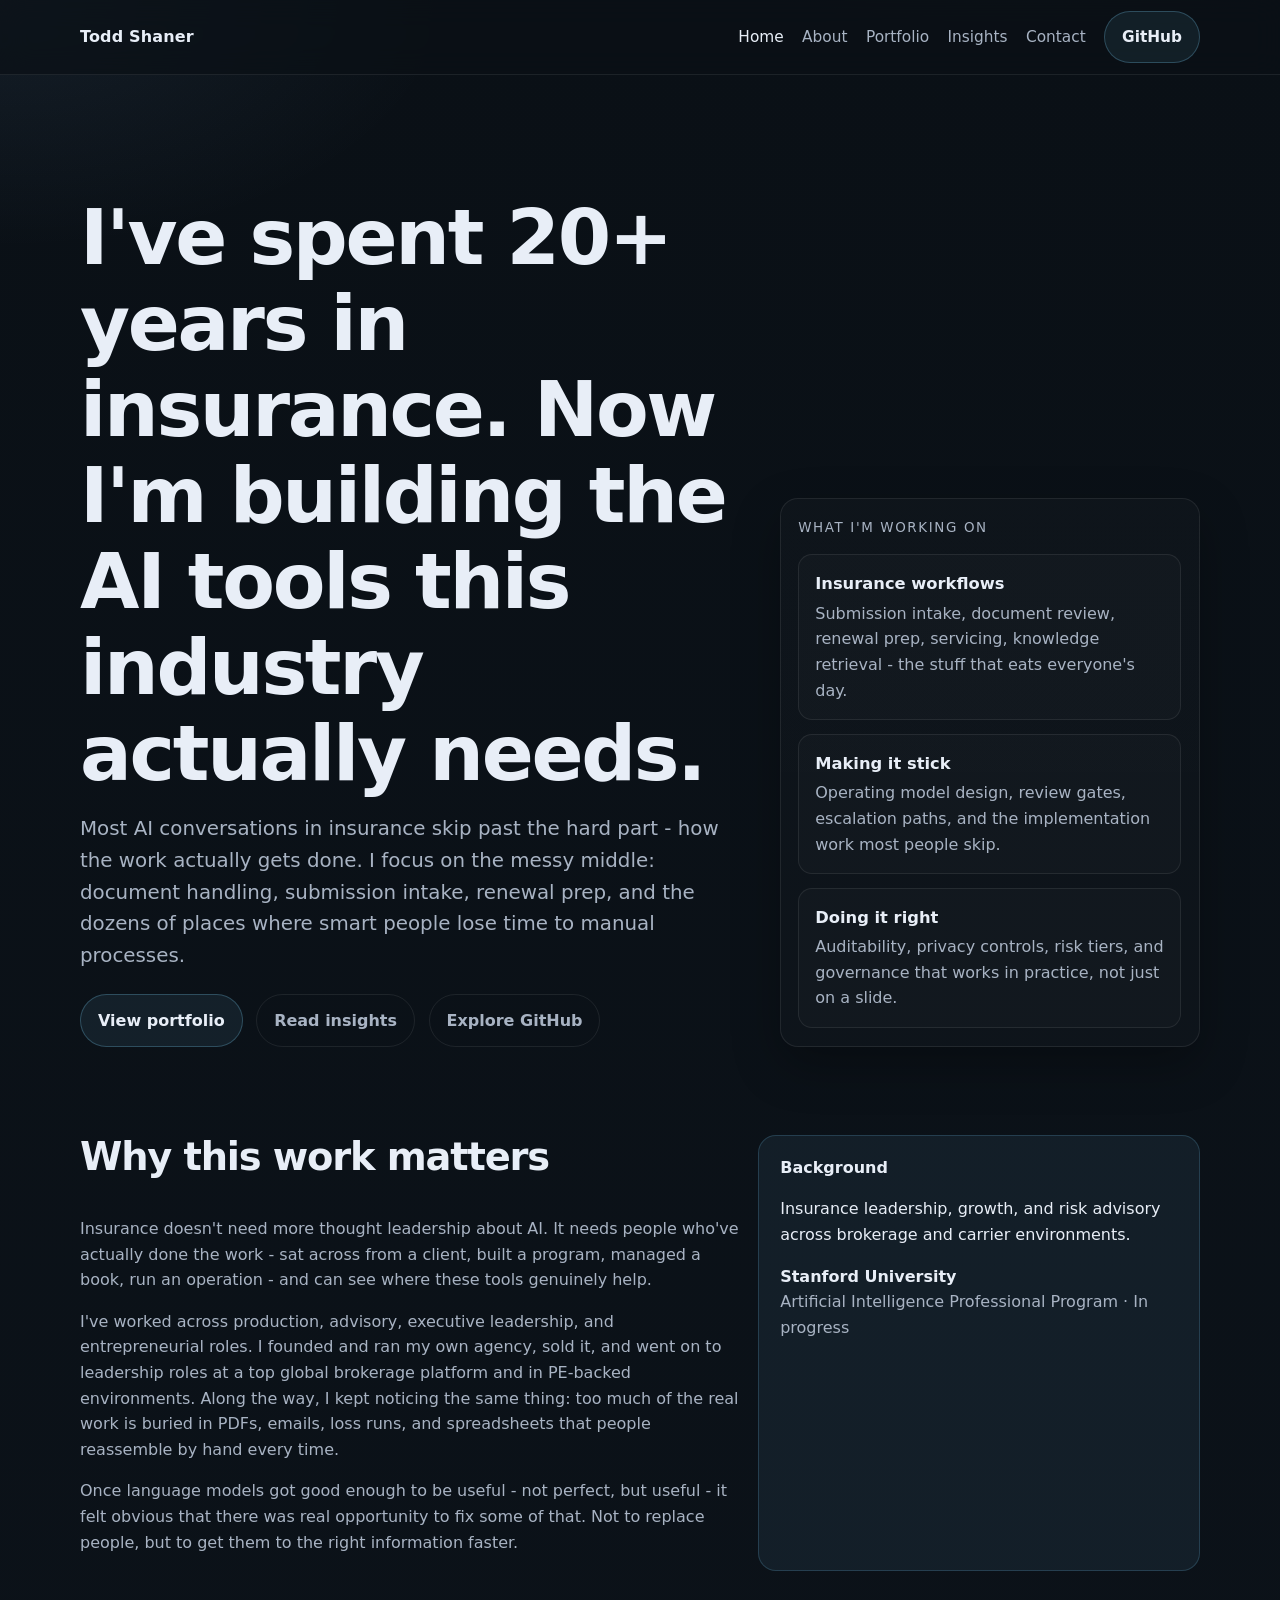
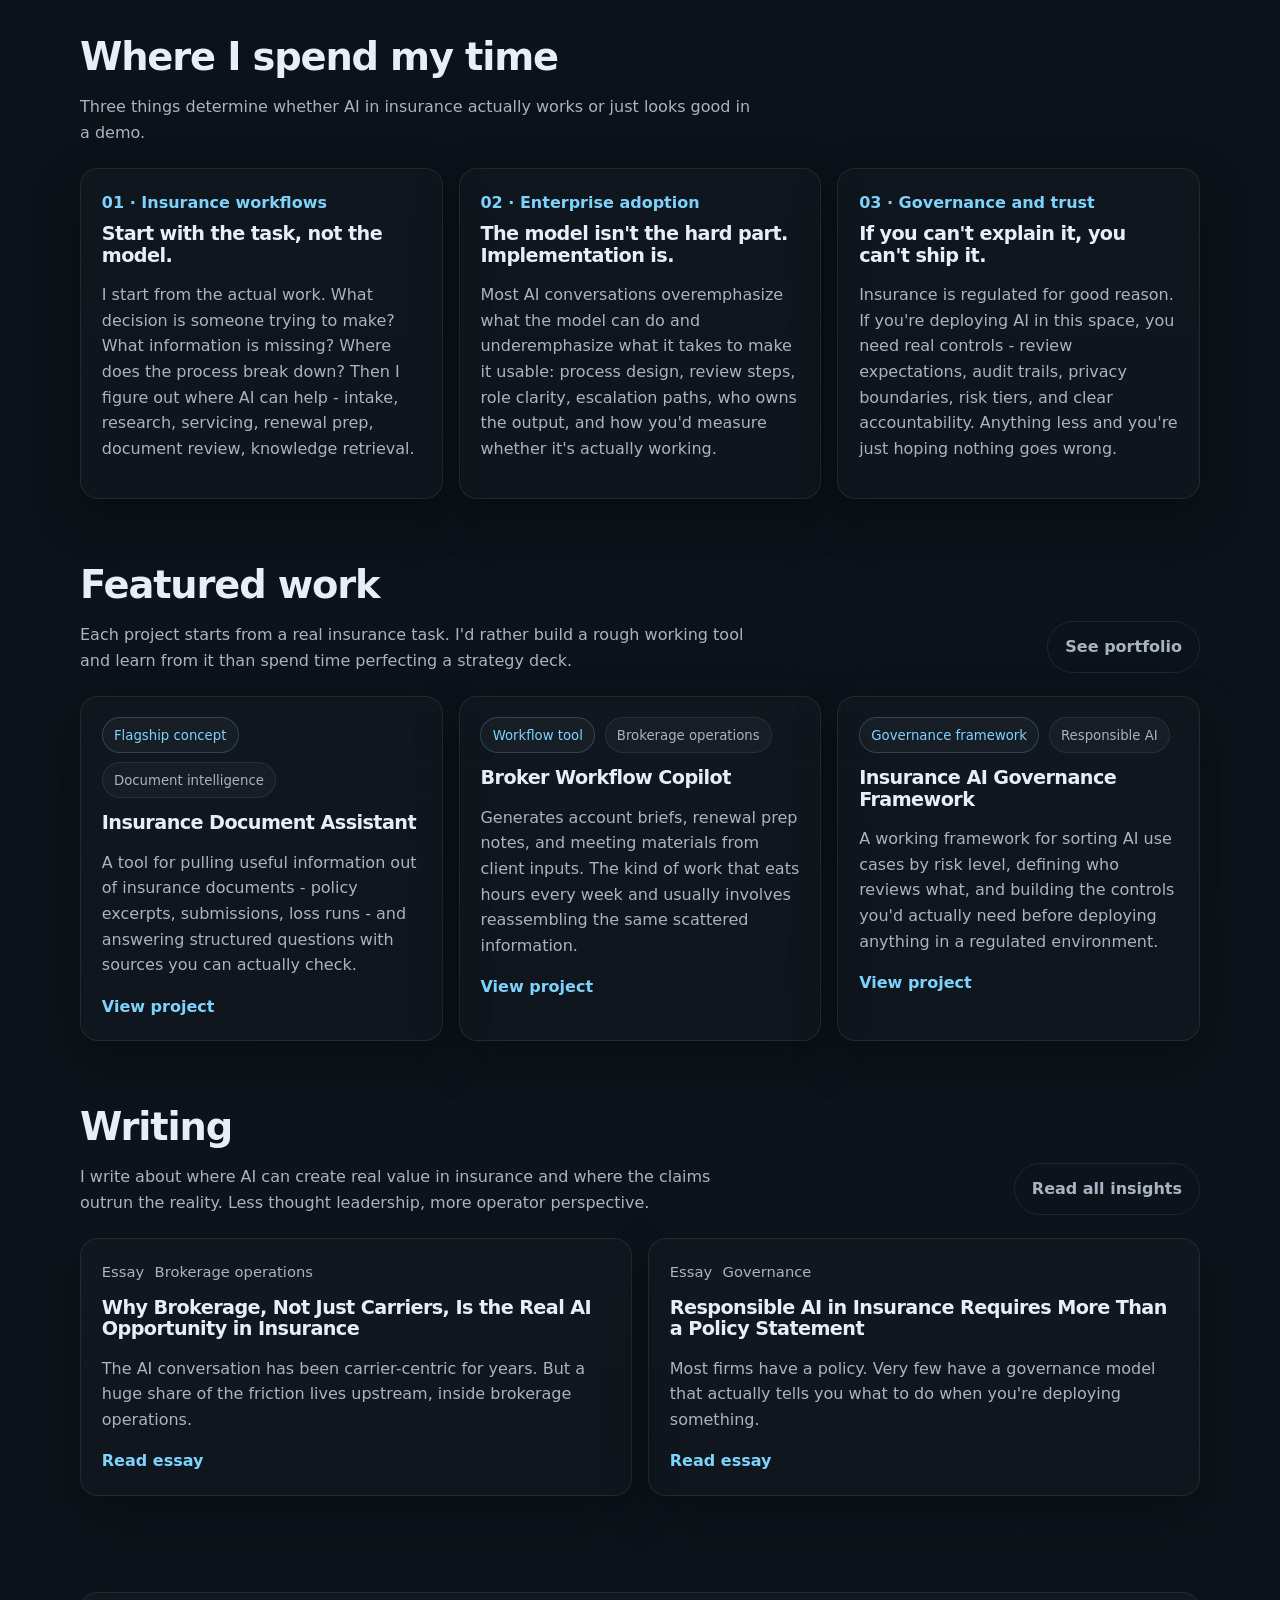
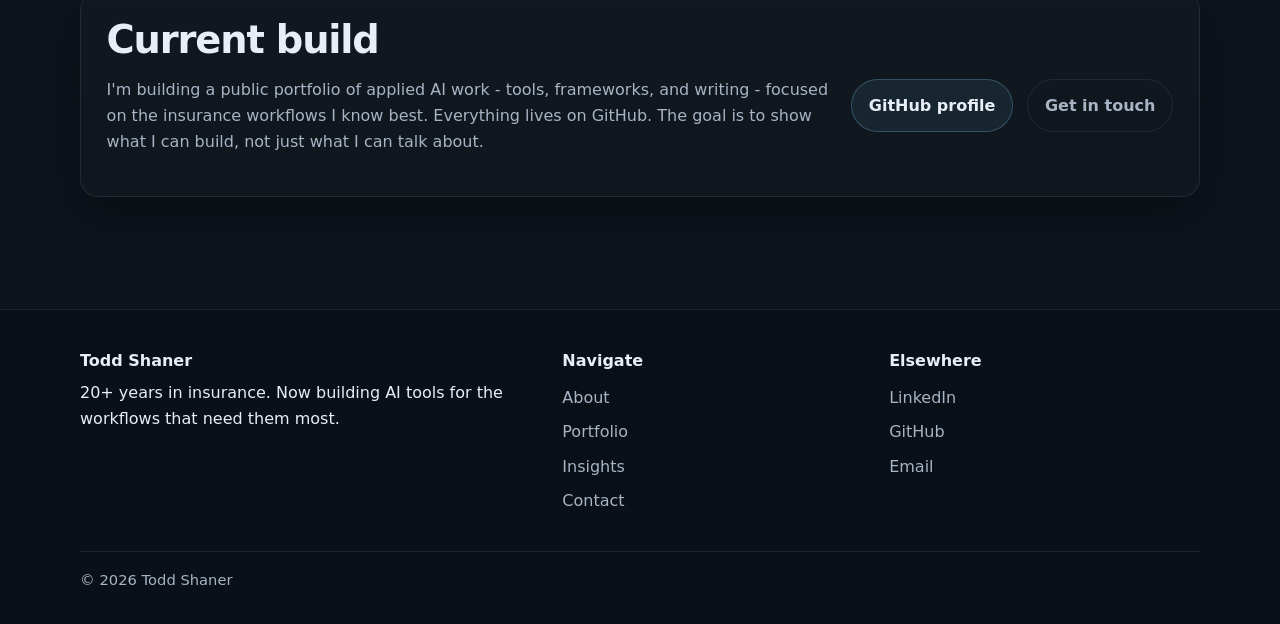
<file: index.html>
<!doctype html>
<html lang="en">
<head>
  <meta charset="utf-8">
  <meta name="viewport" content="width=device-width, initial-scale=1">
  <title>Home | Todd Shaner</title>
  <meta name="description" content="Insurance operator building at the intersection of AI, risk, and workflow transformation.">
  <meta property="og:title" content="Home | Todd Shaner">
  <meta property="og:description" content="Insurance operator building at the intersection of AI, risk, and workflow transformation.">
  <meta property="og:type" content="website">
  <meta property="og:site_name" content="Todd Shaner">
  <link rel="stylesheet" href="assets/styles.css">
  <script defer src="assets/config.js"></script>
  <script defer src="assets/main.js"></script>
</head>
<body>

    <header class="site-header">
      <div class="container header-inner">
        <a class="wordmark" href="index.html">Todd Shaner</a>
        <button class="nav-toggle" aria-expanded="false" aria-controls="site-nav" aria-label="Toggle navigation">
          <span></span><span></span><span></span>
        </button>
        <nav id="site-nav" class="site-nav">
          <a class="active" href="index.html">Home</a>
          <a  href="about/">About</a>
          <a  href="portfolio/">Portfolio</a>
          <a  href="insights/">Insights</a>
          <a  href="contact/">Contact</a>
          <a class="nav-cta github-link" href="#" target="_blank" rel="noopener">GitHub</a>
        </nav>
      </div>
    </header>
    
<main>
  <section class="hero">
    <div class="container hero-grid">
      <div>
        <h1>I've spent 20+ years in insurance. Now I'm building the AI tools this industry actually needs.</h1>
        <p class="lead">Most AI conversations in insurance skip past the hard part - how the work actually gets done. I focus on the messy middle: document handling, submission intake, renewal prep, and the dozens of places where smart people lose time to manual processes.</p>
        <div class="hero-actions">
          <a class="button" href="portfolio/">View portfolio</a>
          <a class="button secondary" href="insights/">Read insights</a>
          <a class="button secondary github-link" href="#" target="_blank" rel="noopener">Explore GitHub</a>
        </div>
      </div>
      <aside class="panel tight">
        <div class="panel-title">What I'm working on</div>
        <div class="metrics">
          <div class="metric">
            <strong>Insurance workflows</strong>
            <span class="muted">Submission intake, document review, renewal prep, servicing, knowledge retrieval - the stuff that eats everyone's day.</span>
          </div>
          <div class="metric">
            <strong>Making it stick</strong>
            <span class="muted">Operating model design, review gates, escalation paths, and the implementation work most people skip.</span>
          </div>
          <div class="metric">
            <strong>Doing it right</strong>
            <span class="muted">Auditability, privacy controls, risk tiers, and governance that works in practice, not just on a slide.</span>
          </div>
        </div>
      </aside>
    </div>
  </section>

  <section class="section">
    <div class="container split">
      <div class="body-copy">
        <div class="section-header">
          <div>
            <h2>Why this work matters</h2>
          </div>
        </div>
        <p>Insurance doesn't need more thought leadership about AI. It needs people who've actually done the work - sat across from a client, built a program, managed a book, run an operation - and can see where these tools genuinely help.</p>
        <p>I've worked across production, advisory, executive leadership, and entrepreneurial roles. I founded and ran my own agency, sold it, and went on to leadership roles at a top global brokerage platform and in PE-backed environments. Along the way, I kept noticing the same thing: too much of the real work is buried in PDFs, emails, loss runs, and spreadsheets that people reassemble by hand every time.</p>
        <p>Once language models got good enough to be useful - not perfect, but useful - it felt obvious that there was real opportunity to fix some of that. Not to replace people, but to get them to the right information faster.</p>
      </div>
      <aside class="callout">
        <strong>Background</strong>
        <p class="spacer-top">Insurance leadership, growth, and risk advisory across brokerage and carrier environments.</p>
        <p class="spacer-top"><strong>Stanford University</strong><br><span class="muted">Artificial Intelligence Professional Program · In progress</span></p>
      </aside>
    </div>
  </section>

  <section class="section">
    <div class="container">
      <div class="section-header">
        <div>
          <h2>Where I spend my time</h2>
          <p>Three things determine whether AI in insurance actually works or just looks good in a demo.</p>
        </div>
      </div>
      <div class="grid three">
        <article class="card">
          <div class="kicker">01 · Insurance workflows</div>
          <h3>Start with the task, not the model.</h3>
          <p>I start from the actual work. What decision is someone trying to make? What information is missing? Where does the process break down? Then I figure out where AI can help - intake, research, servicing, renewal prep, document review, knowledge retrieval.</p>
        </article>
        <article class="card">
          <div class="kicker">02 · Enterprise adoption</div>
          <h3>The model isn't the hard part. Implementation is.</h3>
          <p>Most AI conversations overemphasize what the model can do and underemphasize what it takes to make it usable: process design, review steps, role clarity, escalation paths, who owns the output, and how you'd measure whether it's actually working.</p>
        </article>
        <article class="card">
          <div class="kicker">03 · Governance and trust</div>
          <h3>If you can't explain it, you can't ship it.</h3>
          <p>Insurance is regulated for good reason. If you're deploying AI in this space, you need real controls - review expectations, audit trails, privacy boundaries, risk tiers, and clear accountability. Anything less and you're just hoping nothing goes wrong.</p>
        </article>
      </div>
    </div>
  </section>

  <section class="section">
    <div class="container">
      <div class="section-header">
        <div>
          <h2>Featured work</h2>
          <p>Each project starts from a real insurance task. I'd rather build a rough working tool and learn from it than spend time perfecting a strategy deck.</p>
        </div>
        <a class="button secondary" href="portfolio/">See portfolio</a>
      </div>
      <div class="grid three">
        <article class="card">
          <div class="badge-row">
            <span class="badge accent">Flagship concept</span>
            <span class="badge">Document intelligence</span>
          </div>
          <h3>Insurance Document Assistant</h3>
          <p>A tool for pulling useful information out of insurance documents - policy excerpts, submissions, loss runs - and answering structured questions with sources you can actually check.</p>
          <a class="button ghost" href="projects/insurance-document-assistant/">View project</a>
        </article>
        <article class="card">
          <div class="badge-row">
            <span class="badge accent">Workflow tool</span>
            <span class="badge">Brokerage operations</span>
          </div>
          <h3>Broker Workflow Copilot</h3>
          <p>Generates account briefs, renewal prep notes, and meeting materials from client inputs. The kind of work that eats hours every week and usually involves reassembling the same scattered information.</p>
          <a class="button ghost" href="projects/broker-workflow-copilot/">View project</a>
        </article>
        <article class="card">
          <div class="badge-row">
            <span class="badge accent">Governance framework</span>
            <span class="badge">Responsible AI</span>
          </div>
          <h3>Insurance AI Governance Framework</h3>
          <p>A working framework for sorting AI use cases by risk level, defining who reviews what, and building the controls you'd actually need before deploying anything in a regulated environment.</p>
          <a class="button ghost" href="projects/insurance-ai-governance-framework/">View project</a>
        </article>
      </div>
    </div>
  </section>

  <section class="section">
    <div class="container">
      <div class="section-header">
        <div>
          <h2>Writing</h2>
          <p>I write about where AI can create real value in insurance and where the claims outrun the reality. Less thought leadership, more operator perspective.</p>
        </div>
        <a class="button secondary" href="insights/">Read all insights</a>
      </div>
      <div class="grid two">
        <article class="article-card">
          <div class="article-meta"><span>Essay</span><span>Brokerage operations</span></div>
          <h3>Why Brokerage, Not Just Carriers, Is the Real AI Opportunity in Insurance</h3>
          <p>The AI conversation has been carrier-centric for years. But a huge share of the friction lives upstream, inside brokerage operations.</p>
          <a class="button ghost" href="posts/why-brokerage-is-the-real-ai-opportunity-in-insurance/">Read essay</a>
        </article>
        <article class="article-card">
          <div class="article-meta"><span>Essay</span><span>Governance</span></div>
          <h3>Responsible AI in Insurance Requires More Than a Policy Statement</h3>
          <p>Most firms have a policy. Very few have a governance model that actually tells you what to do when you're deploying something.</p>
          <a class="button ghost" href="posts/responsible-ai-in-insurance/">Read essay</a>
        </article>
      </div>
    </div>
  </section>

  <section class="section">
    <div class="container cta-band panel">
      <div>
        <h2>Current build</h2>
        <p class="muted">I'm building a public portfolio of applied AI work - tools, frameworks, and writing - focused on the insurance workflows I know best. Everything lives on GitHub. The goal is to show what I can build, not just what I can talk about.</p>
      </div>
      <div class="hero-actions">
        <a class="button github-link" href="#" target="_blank" rel="noopener">GitHub profile</a>
        <a class="button secondary" href="contact/">Get in touch</a>
      </div>
    </div>
  </section>
</main>

    <footer class="site-footer">
      <div class="container footer-grid">
        <div>
          <div class="footer-brand">Todd Shaner</div>
          <p>20+ years in insurance. Now building AI tools for the workflows that need them most.</p>
        </div>
        <div>
          <div class="footer-heading">Navigate</div>
          <ul class="footer-links">
            <li><a href="about/">About</a></li>
            <li><a href="portfolio/">Portfolio</a></li>
            <li><a href="insights/">Insights</a></li>
            <li><a href="contact/">Contact</a></li>
          </ul>
        </div>
        <div>
          <div class="footer-heading">Elsewhere</div>
          <ul class="footer-links">
            <li><a class="linkedin-link" href="#">LinkedIn</a></li>
            <li><a class="github-link" href="#">GitHub</a></li>
            <li><a class="email-link" href="#">Email</a></li>
          </ul>
        </div>
      </div>
      <div class="container footer-bottom">
        <span>© <span id="year"></span> Todd Shaner</span>
        
      </div>
    </footer>
    
</body>
</html>
</file>
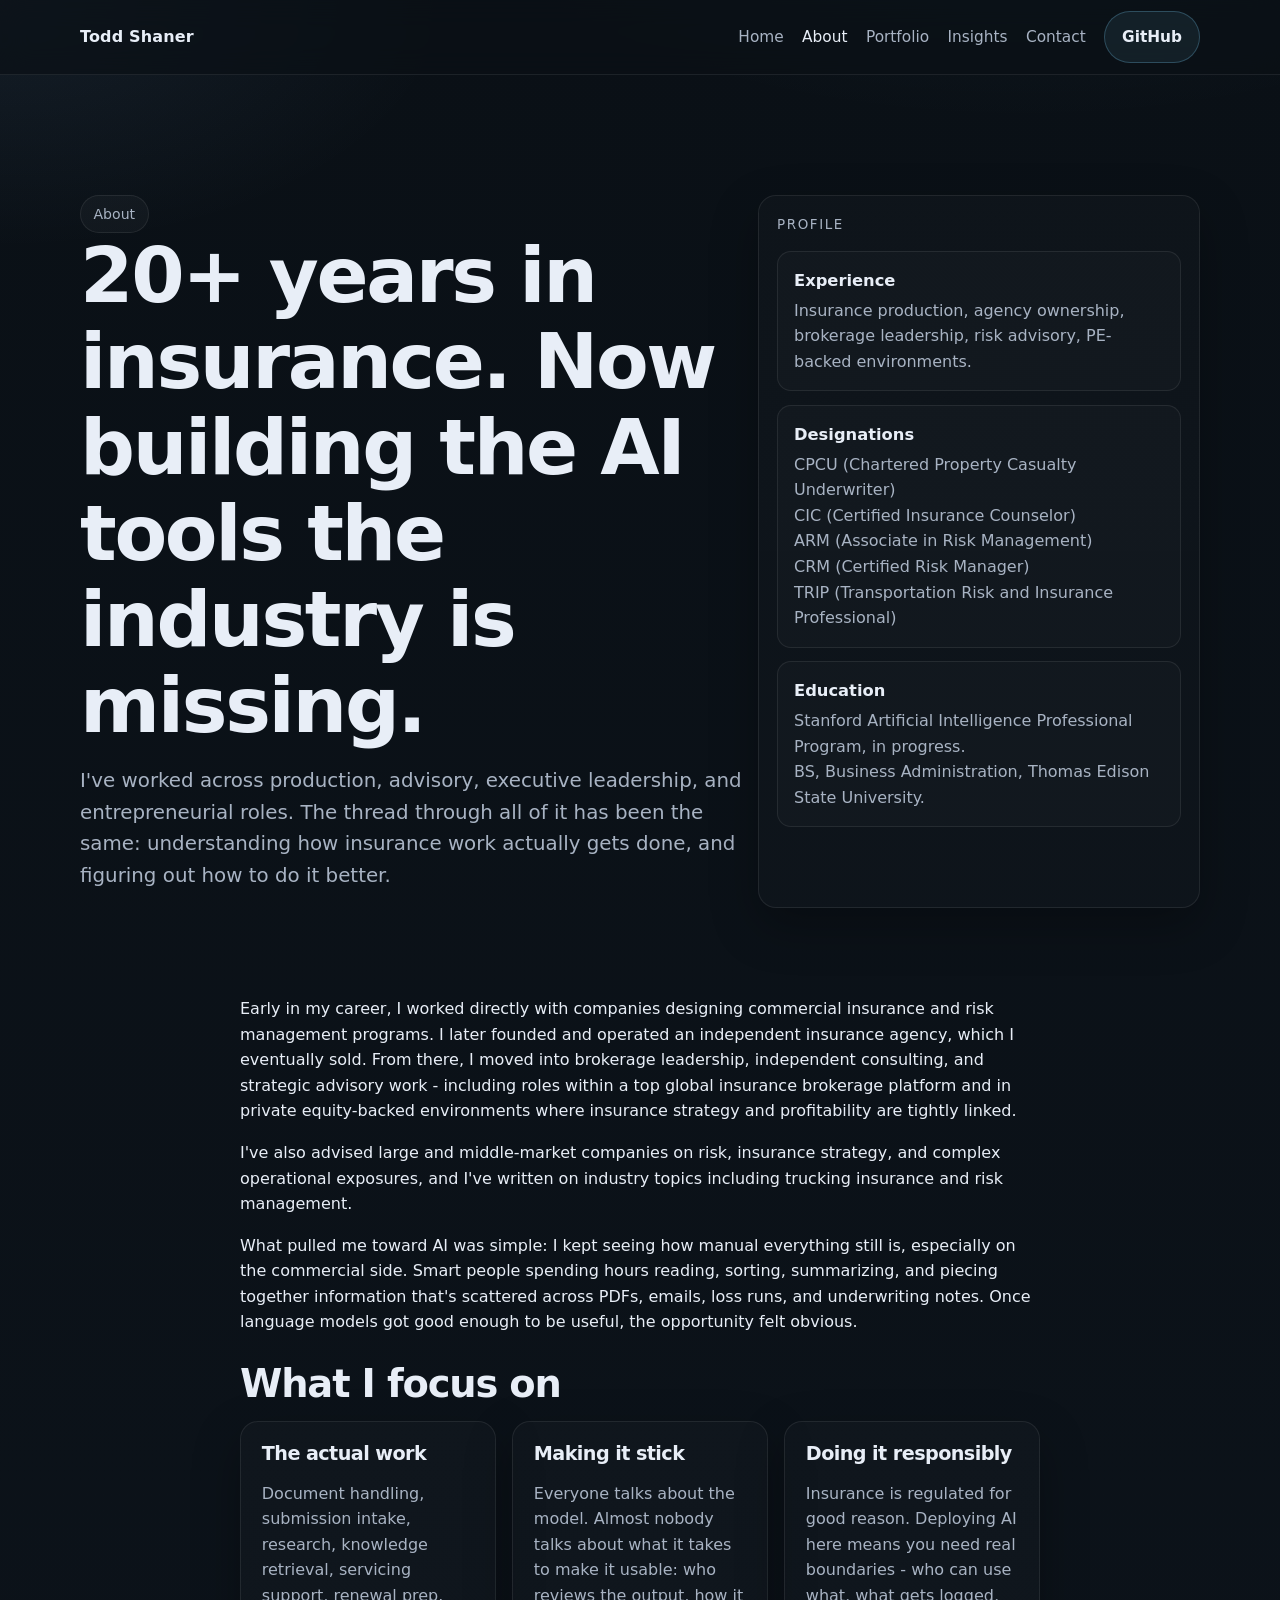
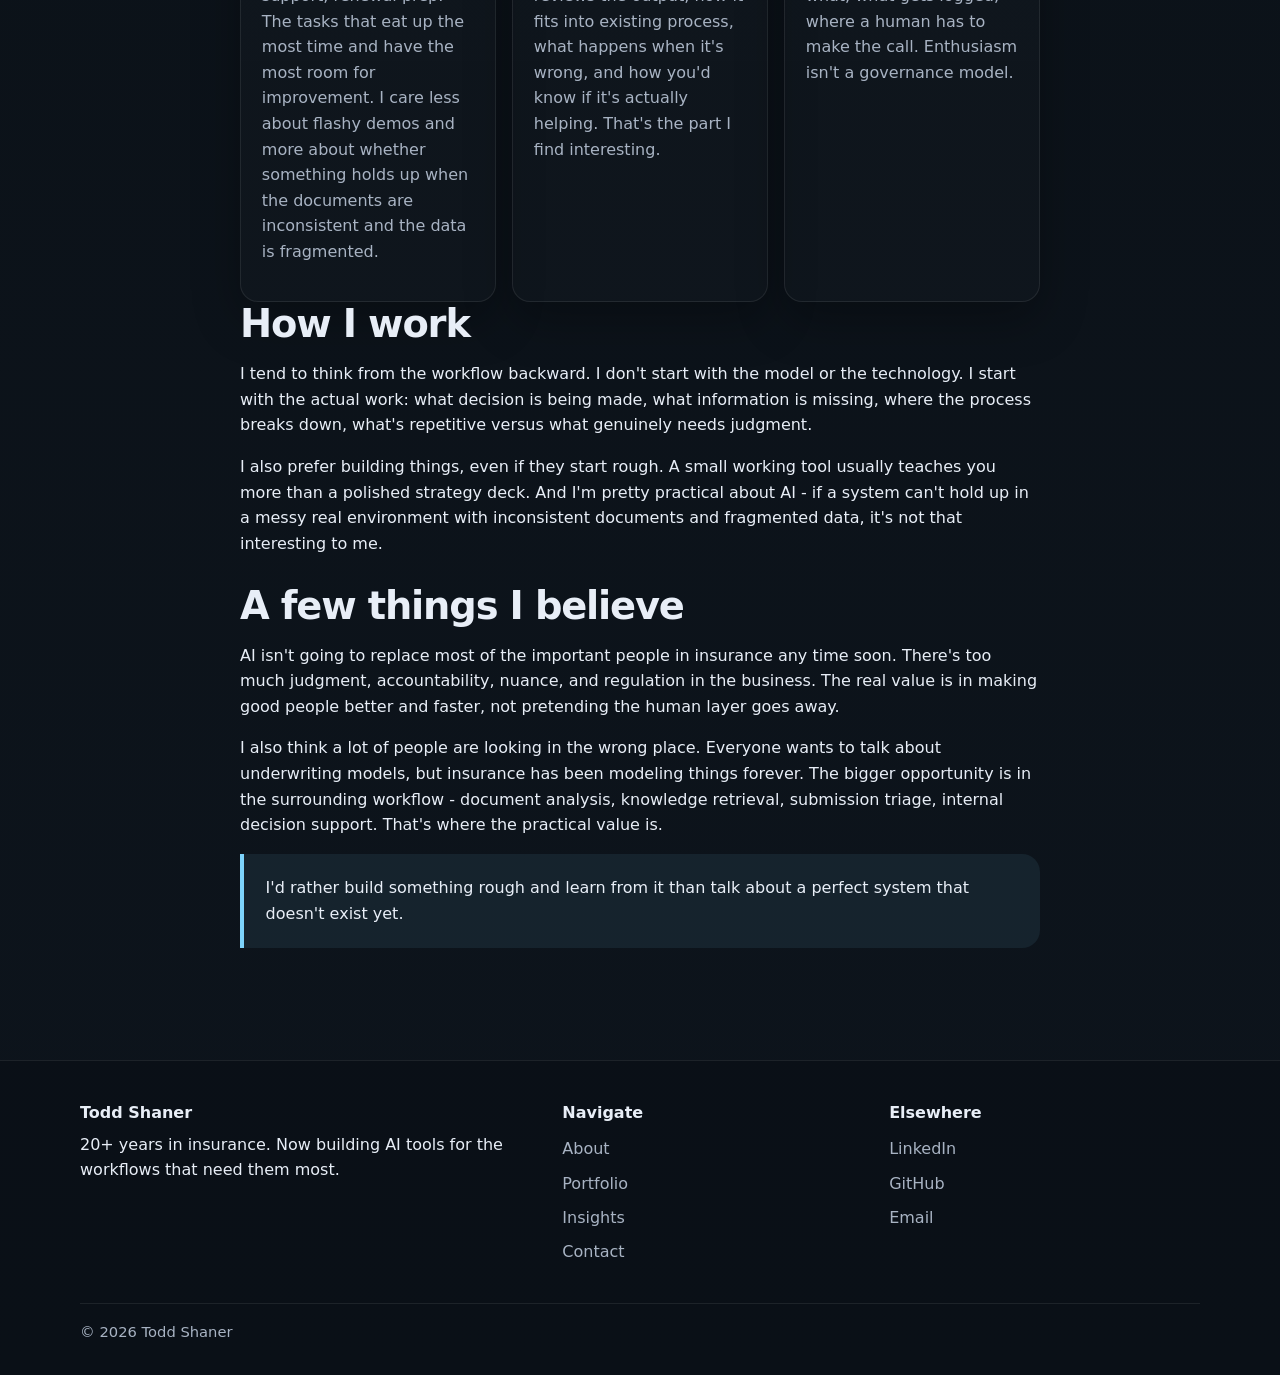
<file: about/index.html>
<!doctype html>
<html lang="en">
<head>
  <meta charset="utf-8">
  <meta name="viewport" content="width=device-width, initial-scale=1">
  <title>About | Todd Shaner</title>
  <meta name="description" content="About Todd Shaner: insurance operator, AI translator, and workflow builder.">
  <meta property="og:title" content="About | Todd Shaner">
  <meta property="og:description" content="About Todd Shaner: insurance operator, AI translator, and workflow builder.">
  <meta property="og:type" content="website">
  <meta property="og:site_name" content="Todd Shaner">
  <link rel="stylesheet" href="../assets/styles.css">
  <script defer src="../assets/config.js"></script>
  <script defer src="../assets/main.js"></script>
</head>
<body>

    <header class="site-header">
      <div class="container header-inner">
        <a class="wordmark" href="../index.html">Todd Shaner</a>
        <button class="nav-toggle" aria-expanded="false" aria-controls="site-nav" aria-label="Toggle navigation">
          <span></span><span></span><span></span>
        </button>
        <nav id="site-nav" class="site-nav">
          <a  href="../index.html">Home</a>
          <a class="active" href="../about/">About</a>
          <a  href="../portfolio/">Portfolio</a>
          <a  href="../insights/">Insights</a>
          <a  href="../contact/">Contact</a>
          <a class="nav-cta github-link" href="#" target="_blank" rel="noopener">GitHub</a>
        </nav>
      </div>
    </header>
    
<main>
  <section class="hero">
    <div class="container split">
      <div>
        <div class="eyebrow">About</div>
        <h1>20+ years in insurance. Now building the AI tools the industry is missing.</h1>
        <p class="lead">I've worked across production, advisory, executive leadership, and entrepreneurial roles. The thread through all of it has been the same: understanding how insurance work actually gets done, and figuring out how to do it better.</p>
      </div>
      <aside class="panel tight">
        <div class="panel-title">Profile</div>
        <div class="metrics">
          <div class="metric"><strong>Experience</strong><span class="muted">Insurance production, agency ownership, brokerage leadership, risk advisory, PE-backed environments.</span></div>
          <div class="metric"><strong>Designations</strong><span class="muted">CPCU (Chartered Property Casualty Underwriter)<br>CIC (Certified Insurance Counselor)<br>ARM (Associate in Risk Management)<br>CRM (Certified Risk Manager)<br>TRIP (Transportation Risk and Insurance Professional)</span></div>
          <div class="metric"><strong>Education</strong><span class="muted">Stanford Artificial Intelligence Professional Program, in progress.<br>BS, Business Administration, Thomas Edison State University.</span></div>
        </div>
      </aside>
    </div>
  </section>

  <section class="section">
    <div class="container article">
      <p>Early in my career, I worked directly with companies designing commercial insurance and risk management programs. I later founded and operated an independent insurance agency, which I eventually sold. From there, I moved into brokerage leadership, independent consulting, and strategic advisory work - including roles within a top global insurance brokerage platform and in private equity-backed environments where insurance strategy and profitability are tightly linked.</p>
      <p>I've also advised large and middle-market companies on risk, insurance strategy, and complex operational exposures, and I've written on industry topics including trucking insurance and risk management.</p>
      <p>What pulled me toward AI was simple: I kept seeing how manual everything still is, especially on the commercial side. Smart people spending hours reading, sorting, summarizing, and piecing together information that's scattered across PDFs, emails, loss runs, and underwriting notes. Once language models got good enough to be useful, the opportunity felt obvious.</p>

      <h2>What I focus on</h2>
      <div class="grid three">
        <article class="card">
          <h3>The actual work</h3>
          <p>Document handling, submission intake, research, knowledge retrieval, servicing support, renewal prep. The tasks that eat up the most time and have the most room for improvement. I care less about flashy demos and more about whether something holds up when the documents are inconsistent and the data is fragmented.</p>
        </article>
        <article class="card">
          <h3>Making it stick</h3>
          <p>Everyone talks about the model. Almost nobody talks about what it takes to make it usable: who reviews the output, how it fits into existing process, what happens when it's wrong, and how you'd know if it's actually helping. That's the part I find interesting.</p>
        </article>
        <article class="card">
          <h3>Doing it responsibly</h3>
          <p>Insurance is regulated for good reason. Deploying AI here means you need real boundaries - who can use what, what gets logged, where a human has to make the call. Enthusiasm isn't a governance model.</p>
        </article>
      </div>

      <h2>How I work</h2>
      <p>I tend to think from the workflow backward. I don't start with the model or the technology. I start with the actual work: what decision is being made, what information is missing, where the process breaks down, what's repetitive versus what genuinely needs judgment.</p>
      <p>I also prefer building things, even if they start rough. A small working tool usually teaches you more than a polished strategy deck. And I'm pretty practical about AI - if a system can't hold up in a messy real environment with inconsistent documents and fragmented data, it's not that interesting to me.</p>

      <h2>A few things I believe</h2>
      <p>AI isn't going to replace most of the important people in insurance any time soon. There's too much judgment, accountability, nuance, and regulation in the business. The real value is in making good people better and faster, not pretending the human layer goes away.</p>
      <p>I also think a lot of people are looking in the wrong place. Everyone wants to talk about underwriting models, but insurance has been modeling things forever. The bigger opportunity is in the surrounding workflow - document analysis, knowledge retrieval, submission triage, internal decision support. That's where the practical value is.</p>

      <div class="quote">I'd rather build something rough and learn from it than talk about a perfect system that doesn't exist yet.</div>
    </div>
  </section>
</main>

    <footer class="site-footer">
      <div class="container footer-grid">
        <div>
          <div class="footer-brand">Todd Shaner</div>
          <p>20+ years in insurance. Now building AI tools for the workflows that need them most.</p>
        </div>
        <div>
          <div class="footer-heading">Navigate</div>
          <ul class="footer-links">
            <li><a href="../about/">About</a></li>
            <li><a href="../portfolio/">Portfolio</a></li>
            <li><a href="../insights/">Insights</a></li>
            <li><a href="../contact/">Contact</a></li>
          </ul>
        </div>
        <div>
          <div class="footer-heading">Elsewhere</div>
          <ul class="footer-links">
            <li><a class="linkedin-link" href="#">LinkedIn</a></li>
            <li><a class="github-link" href="#">GitHub</a></li>
            <li><a class="email-link" href="#">Email</a></li>
          </ul>
        </div>
      </div>
      <div class="container footer-bottom">
        <span>© <span id="year"></span> Todd Shaner</span>
        
      </div>
    </footer>
    
</body>
</html>
</file>
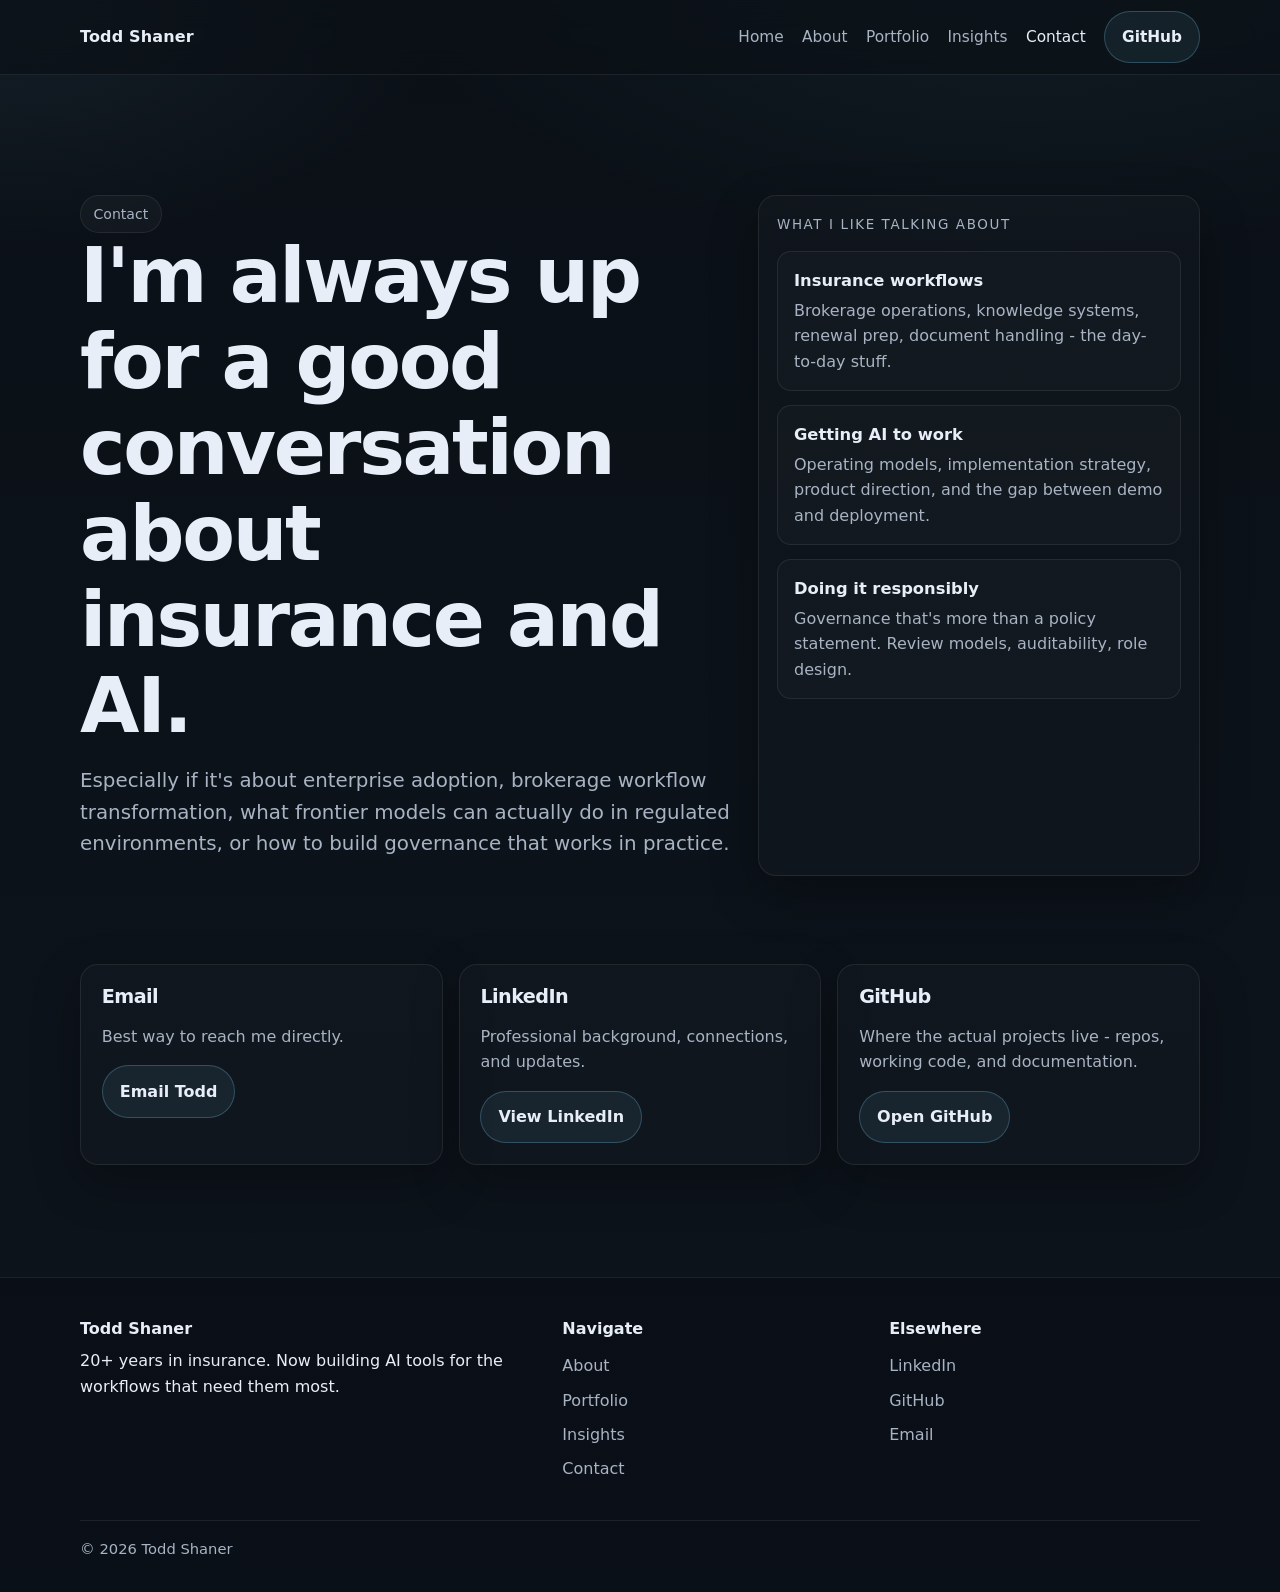
<file: contact/index.html>
<!doctype html>
<html lang="en">
<head>
  <meta charset="utf-8">
  <meta name="viewport" content="width=device-width, initial-scale=1">
  <title>Contact | Todd Shaner</title>
  <meta name="description" content="Contact Todd Shaner.">
  <meta property="og:title" content="Contact | Todd Shaner">
  <meta property="og:description" content="Contact Todd Shaner.">
  <meta property="og:type" content="website">
  <meta property="og:site_name" content="Todd Shaner">
  <link rel="stylesheet" href="../assets/styles.css">
  <script defer src="../assets/config.js"></script>
  <script defer src="../assets/main.js"></script>
</head>
<body>

    <header class="site-header">
      <div class="container header-inner">
        <a class="wordmark" href="../index.html">Todd Shaner</a>
        <button class="nav-toggle" aria-expanded="false" aria-controls="site-nav" aria-label="Toggle navigation">
          <span></span><span></span><span></span>
        </button>
        <nav id="site-nav" class="site-nav">
          <a  href="../index.html">Home</a>
          <a  href="../about/">About</a>
          <a  href="../portfolio/">Portfolio</a>
          <a  href="../insights/">Insights</a>
          <a class="active" href="../contact/">Contact</a>
          <a class="nav-cta github-link" href="#" target="_blank" rel="noopener">GitHub</a>
        </nav>
      </div>
    </header>
    
<main>
  <section class="hero">
    <div class="container split">
      <div>
        <div class="eyebrow">Contact</div>
        <h1>I'm always up for a good conversation about insurance and AI.</h1>
        <p class="lead">Especially if it's about enterprise adoption, brokerage workflow transformation, what frontier models can actually do in regulated environments, or how to build governance that works in practice.</p>
      </div>
      <aside class="panel tight">
        <div class="panel-title">What I like talking about</div>
        <div class="metrics">
          <div class="metric"><strong>Insurance workflows</strong><span class="muted">Brokerage operations, knowledge systems, renewal prep, document handling - the day-to-day stuff.</span></div>
          <div class="metric"><strong>Getting AI to work</strong><span class="muted">Operating models, implementation strategy, product direction, and the gap between demo and deployment.</span></div>
          <div class="metric"><strong>Doing it responsibly</strong><span class="muted">Governance that's more than a policy statement. Review models, auditability, role design.</span></div>
        </div>
      </aside>
    </div>
  </section>

  <section class="section">
    <div class="container grid three">
      <article class="card">
        <h3>Email</h3>
        <p>Best way to reach me directly.</p>
        <a class="button email-link" href="#">Email Todd</a>
      </article>
      <article class="card">
        <h3>LinkedIn</h3>
        <p>Professional background, connections, and updates.</p>
        <a class="button linkedin-link" href="#" target="_blank" rel="noopener">View LinkedIn</a>
      </article>
      <article class="card">
        <h3>GitHub</h3>
        <p>Where the actual projects live - repos, working code, and documentation.</p>
        <a class="button github-link" href="#" target="_blank" rel="noopener">Open GitHub</a>
      </article>
    </div>
  </section>
</main>

    <footer class="site-footer">
      <div class="container footer-grid">
        <div>
          <div class="footer-brand">Todd Shaner</div>
          <p>20+ years in insurance. Now building AI tools for the workflows that need them most.</p>
        </div>
        <div>
          <div class="footer-heading">Navigate</div>
          <ul class="footer-links">
            <li><a href="../about/">About</a></li>
            <li><a href="../portfolio/">Portfolio</a></li>
            <li><a href="../insights/">Insights</a></li>
            <li><a href="../contact/">Contact</a></li>
          </ul>
        </div>
        <div>
          <div class="footer-heading">Elsewhere</div>
          <ul class="footer-links">
            <li><a class="linkedin-link" href="#">LinkedIn</a></li>
            <li><a class="github-link" href="#">GitHub</a></li>
            <li><a class="email-link" href="#">Email</a></li>
          </ul>
        </div>
      </div>
      <div class="container footer-bottom">
        <span>© <span id="year"></span> Todd Shaner</span>
        
      </div>
    </footer>
    
</body>
</html>
</file>
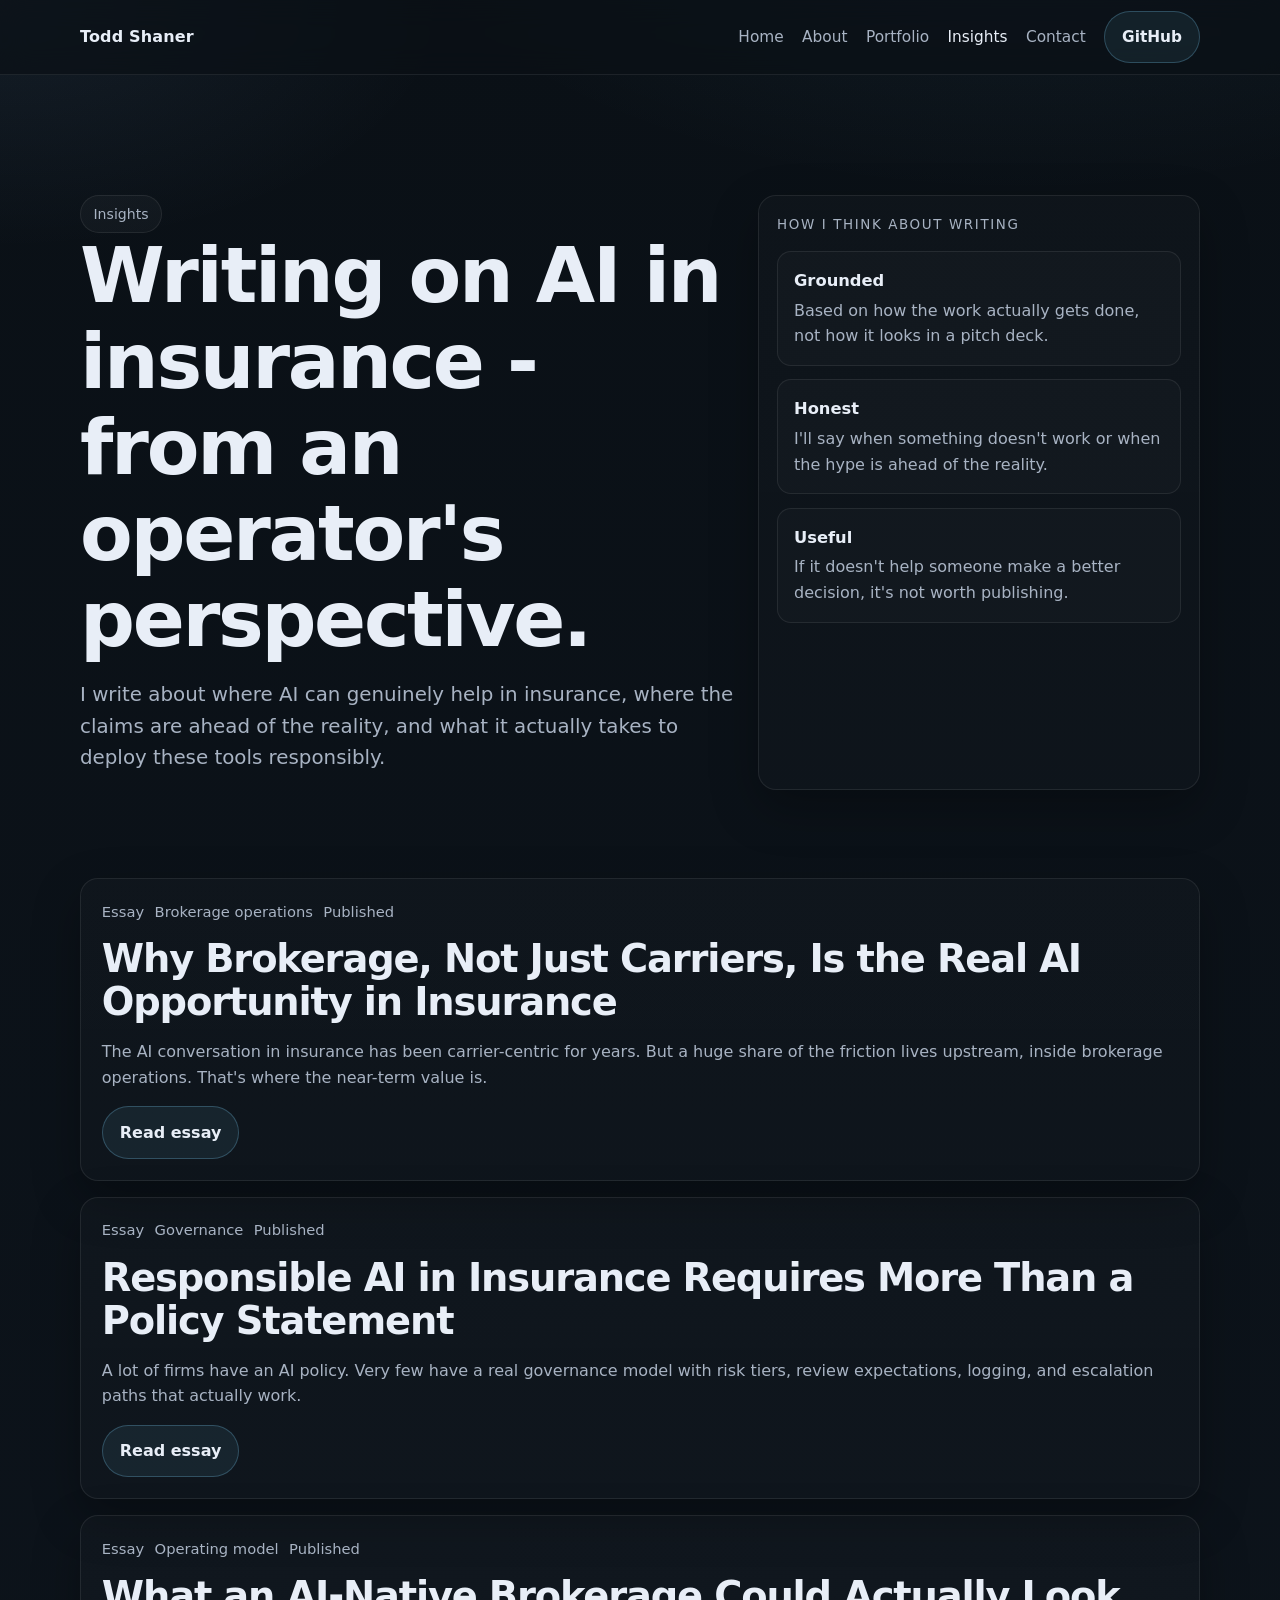
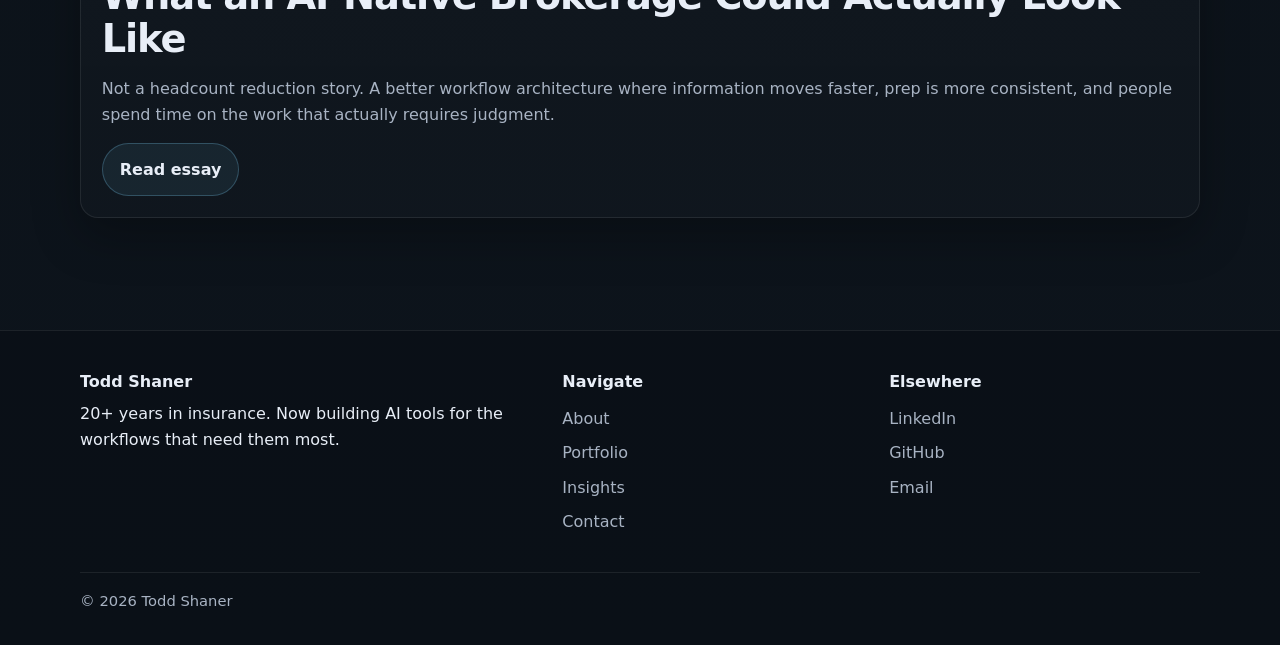
<file: insights/index.html>
<!doctype html>
<html lang="en">
<head>
  <meta charset="utf-8">
  <meta name="viewport" content="width=device-width, initial-scale=1">
  <title>Insights | Todd Shaner</title>
  <meta name="description" content="Essays on practical AI adoption in insurance.">
  <meta property="og:title" content="Insights | Todd Shaner">
  <meta property="og:description" content="Essays on practical AI adoption in insurance.">
  <meta property="og:type" content="website">
  <meta property="og:site_name" content="Todd Shaner">
  <link rel="stylesheet" href="../assets/styles.css">
  <script defer src="../assets/config.js"></script>
  <script defer src="../assets/main.js"></script>
</head>
<body>

    <header class="site-header">
      <div class="container header-inner">
        <a class="wordmark" href="../index.html">Todd Shaner</a>
        <button class="nav-toggle" aria-expanded="false" aria-controls="site-nav" aria-label="Toggle navigation">
          <span></span><span></span><span></span>
        </button>
        <nav id="site-nav" class="site-nav">
          <a  href="../index.html">Home</a>
          <a  href="../about/">About</a>
          <a  href="../portfolio/">Portfolio</a>
          <a class="active" href="../insights/">Insights</a>
          <a  href="../contact/">Contact</a>
          <a class="nav-cta github-link" href="#" target="_blank" rel="noopener">GitHub</a>
        </nav>
      </div>
    </header>
    
<main>
  <section class="hero">
    <div class="container split">
      <div>
        <div class="eyebrow">Insights</div>
        <h1>Writing on AI in insurance - from an operator's perspective.</h1>
        <p class="lead">I write about where AI can genuinely help in insurance, where the claims are ahead of the reality, and what it actually takes to deploy these tools responsibly.</p>
      </div>
      <aside class="panel tight">
        <div class="panel-title">How I think about writing</div>
        <div class="metrics">
          <div class="metric"><strong>Grounded</strong><span class="muted">Based on how the work actually gets done, not how it looks in a pitch deck.</span></div>
          <div class="metric"><strong>Honest</strong><span class="muted">I'll say when something doesn't work or when the hype is ahead of the reality.</span></div>
          <div class="metric"><strong>Useful</strong><span class="muted">If it doesn't help someone make a better decision, it's not worth publishing.</span></div>
        </div>
      </aside>
    </div>
  </section>

  <section class="section">
    <div class="container article-list">
      <article class="article-card">
        <div class="article-meta"><span>Essay</span><span>Brokerage operations</span><span>Published</span></div>
        <h2>Why Brokerage, Not Just Carriers, Is the Real AI Opportunity in Insurance</h2>
        <p>The AI conversation in insurance has been carrier-centric for years. But a huge share of the friction lives upstream, inside brokerage operations. That's where the near-term value is.</p>
        <a class="button" href="../posts/why-brokerage-is-the-real-ai-opportunity-in-insurance/">Read essay</a>
      </article>

      <article class="article-card">
        <div class="article-meta"><span>Essay</span><span>Governance</span><span>Published</span></div>
        <h2>Responsible AI in Insurance Requires More Than a Policy Statement</h2>
        <p>A lot of firms have an AI policy. Very few have a real governance model with risk tiers, review expectations, logging, and escalation paths that actually work.</p>
        <a class="button" href="../posts/responsible-ai-in-insurance/">Read essay</a>
      </article>

      <article class="article-card">
        <div class="article-meta"><span>Essay</span><span>Operating model</span><span>Published</span></div>
        <h2>What an AI-Native Brokerage Could Actually Look Like</h2>
        <p>Not a headcount reduction story. A better workflow architecture where information moves faster, prep is more consistent, and people spend time on the work that actually requires judgment.</p>
        <a class="button" href="../posts/what-an-ai-native-brokerage-could-look-like/">Read essay</a>
      </article>
    </div>
  </section>
</main>

    <footer class="site-footer">
      <div class="container footer-grid">
        <div>
          <div class="footer-brand">Todd Shaner</div>
          <p>20+ years in insurance. Now building AI tools for the workflows that need them most.</p>
        </div>
        <div>
          <div class="footer-heading">Navigate</div>
          <ul class="footer-links">
            <li><a href="../about/">About</a></li>
            <li><a href="../portfolio/">Portfolio</a></li>
            <li><a href="../insights/">Insights</a></li>
            <li><a href="../contact/">Contact</a></li>
          </ul>
        </div>
        <div>
          <div class="footer-heading">Elsewhere</div>
          <ul class="footer-links">
            <li><a class="linkedin-link" href="#">LinkedIn</a></li>
            <li><a class="github-link" href="#">GitHub</a></li>
            <li><a class="email-link" href="#">Email</a></li>
          </ul>
        </div>
      </div>
      <div class="container footer-bottom">
        <span>© <span id="year"></span> Todd Shaner</span>
        
      </div>
    </footer>
    
</body>
</html>
</file>
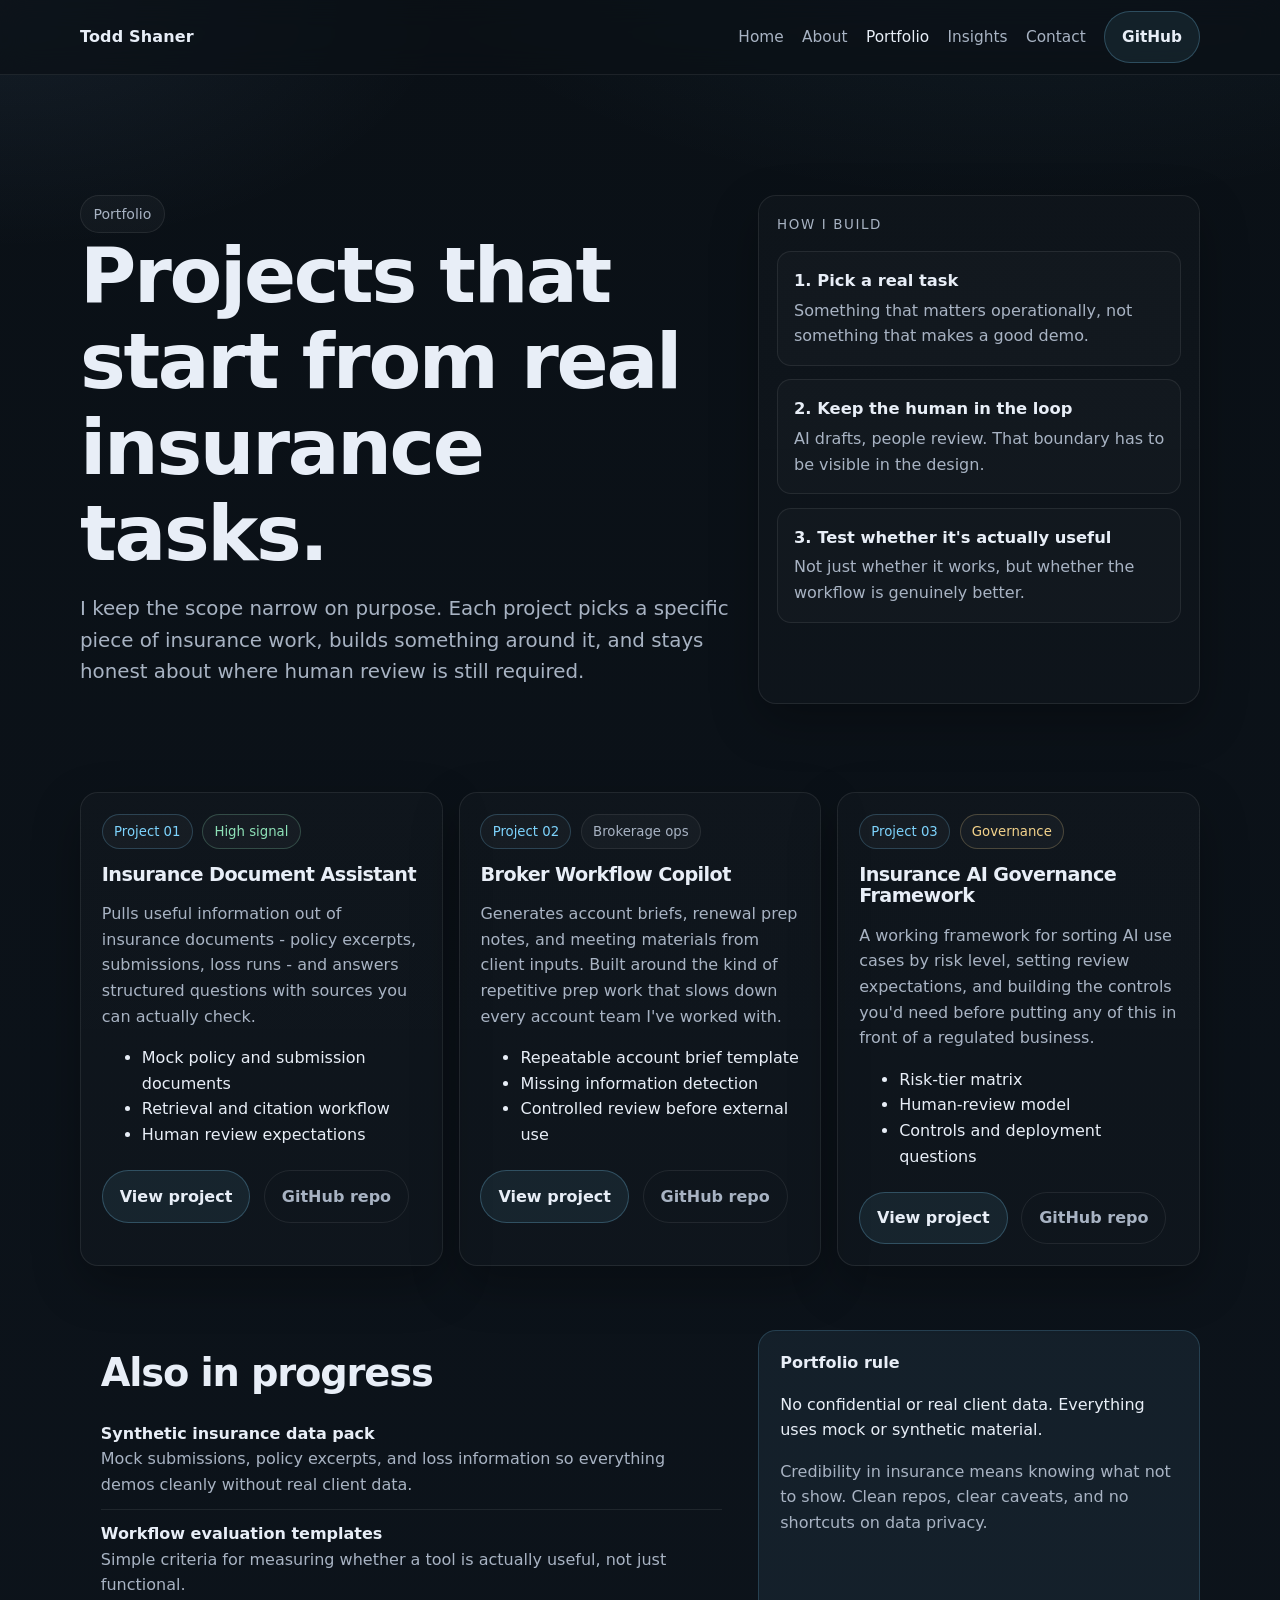
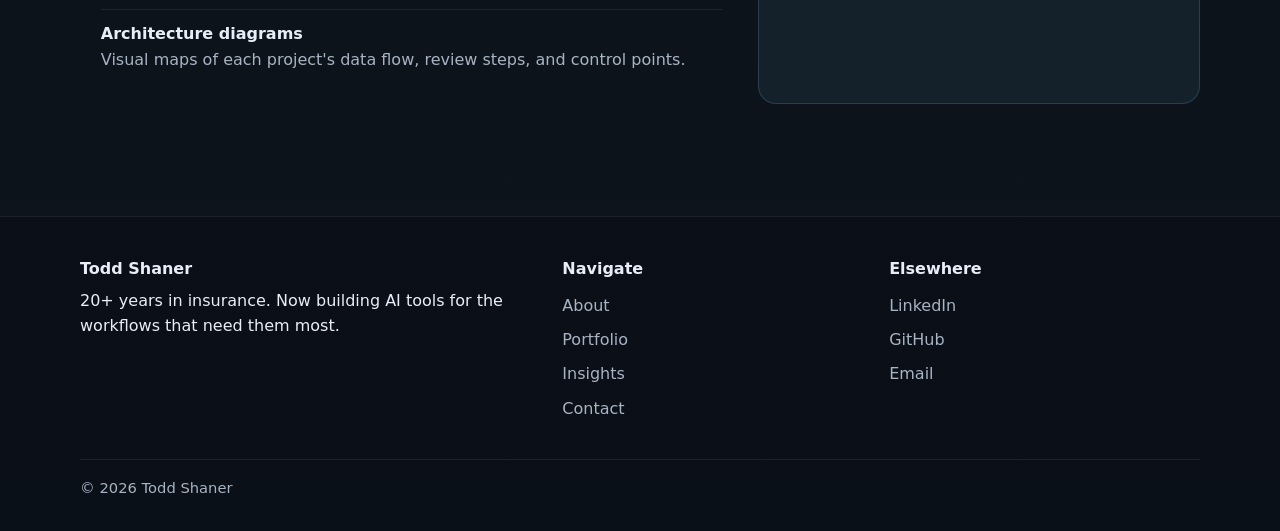
<file: portfolio/index.html>
<!doctype html>
<html lang="en">
<head>
  <meta charset="utf-8">
  <meta name="viewport" content="width=device-width, initial-scale=1">
  <title>Portfolio | Todd Shaner</title>
  <meta name="description" content="Portfolio of insurance AI projects and frameworks.">
  <meta property="og:title" content="Portfolio | Todd Shaner">
  <meta property="og:description" content="Portfolio of insurance AI projects and frameworks.">
  <meta property="og:type" content="website">
  <meta property="og:site_name" content="Todd Shaner">
  <link rel="stylesheet" href="../assets/styles.css">
  <script defer src="../assets/config.js"></script>
  <script defer src="../assets/main.js"></script>
</head>
<body>

    <header class="site-header">
      <div class="container header-inner">
        <a class="wordmark" href="../index.html">Todd Shaner</a>
        <button class="nav-toggle" aria-expanded="false" aria-controls="site-nav" aria-label="Toggle navigation">
          <span></span><span></span><span></span>
        </button>
        <nav id="site-nav" class="site-nav">
          <a  href="../index.html">Home</a>
          <a  href="../about/">About</a>
          <a class="active" href="../portfolio/">Portfolio</a>
          <a  href="../insights/">Insights</a>
          <a  href="../contact/">Contact</a>
          <a class="nav-cta github-link" href="#" target="_blank" rel="noopener">GitHub</a>
        </nav>
      </div>
    </header>
    
<main>
  <section class="hero">
    <div class="container split">
      <div>
        <div class="eyebrow">Portfolio</div>
        <h1>Projects that start from real insurance tasks.</h1>
        <p class="lead">I keep the scope narrow on purpose. Each project picks a specific piece of insurance work, builds something around it, and stays honest about where human review is still required.</p>
      </div>
      <aside class="panel tight">
        <div class="panel-title">How I build</div>
        <div class="metrics">
          <div class="metric"><strong>1. Pick a real task</strong><span class="muted">Something that matters operationally, not something that makes a good demo.</span></div>
          <div class="metric"><strong>2. Keep the human in the loop</strong><span class="muted">AI drafts, people review. That boundary has to be visible in the design.</span></div>
          <div class="metric"><strong>3. Test whether it's actually useful</strong><span class="muted">Not just whether it works, but whether the workflow is genuinely better.</span></div>
        </div>
      </aside>
    </div>
  </section>

  <section class="section">
    <div class="container">
      <div class="grid three">
        <article class="card">
          <div class="badge-row">
            <span class="badge accent">Project 01</span>
            <span class="badge success">High signal</span>
          </div>
          <h3>Insurance Document Assistant</h3>
          <p>Pulls useful information out of insurance documents - policy excerpts, submissions, loss runs - and answers structured questions with sources you can actually check.</p>
          <ul>
            <li>Mock policy and submission documents</li>
            <li>Retrieval and citation workflow</li>
            <li>Human review expectations</li>
          </ul>
          <div class="hero-actions">
            <a class="button" href="../projects/insurance-document-assistant/">View project</a>
            <a class="button secondary" data-repo="documentAssistant" href="#">GitHub repo</a>
          </div>
        </article>

        <article class="card">
          <div class="badge-row">
            <span class="badge accent">Project 02</span>
            <span class="badge">Brokerage ops</span>
          </div>
          <h3>Broker Workflow Copilot</h3>
          <p>Generates account briefs, renewal prep notes, and meeting materials from client inputs. Built around the kind of repetitive prep work that slows down every account team I've worked with.</p>
          <ul>
            <li>Repeatable account brief template</li>
            <li>Missing information detection</li>
            <li>Controlled review before external use</li>
          </ul>
          <div class="hero-actions">
            <a class="button" href="../projects/broker-workflow-copilot/">View project</a>
            <a class="button secondary" data-repo="brokerWorkflowCopilot" href="#">GitHub repo</a>
          </div>
        </article>

        <article class="card">
          <div class="badge-row">
            <span class="badge accent">Project 03</span>
            <span class="badge warning">Governance</span>
          </div>
          <h3>Insurance AI Governance Framework</h3>
          <p>A working framework for sorting AI use cases by risk level, setting review expectations, and building the controls you'd need before putting any of this in front of a regulated business.</p>
          <ul>
            <li>Risk-tier matrix</li>
            <li>Human-review model</li>
            <li>Controls and deployment questions</li>
          </ul>
          <div class="hero-actions">
            <a class="button" href="../projects/insurance-ai-governance-framework/">View project</a>
            <a class="button secondary" data-repo="governanceFramework" href="#">GitHub repo</a>
          </div>
        </article>
      </div>
    </div>
  </section>

  <section class="section">
    <div class="container split">
      <div class="list-panel">
        <h2>Also in progress</h2>
        <ul class="clean-list">
          <li><strong>Synthetic insurance data pack</strong><br><span class="muted">Mock submissions, policy excerpts, and loss information so everything demos cleanly without real client data.</span></li>
          <li><strong>Workflow evaluation templates</strong><br><span class="muted">Simple criteria for measuring whether a tool is actually useful, not just functional.</span></li>
          <li><strong>Architecture diagrams</strong><br><span class="muted">Visual maps of each project's data flow, review steps, and control points.</span></li>
        </ul>
      </div>
      <div class="callout">
        <strong>Portfolio rule</strong>
        <p class="spacer-top">No confidential or real client data. Everything uses mock or synthetic material.</p>
        <p class="muted">Credibility in insurance means knowing what not to show. Clean repos, clear caveats, and no shortcuts on data privacy.</p>
      </div>
    </div>
  </section>
</main>

    <footer class="site-footer">
      <div class="container footer-grid">
        <div>
          <div class="footer-brand">Todd Shaner</div>
          <p>20+ years in insurance. Now building AI tools for the workflows that need them most.</p>
        </div>
        <div>
          <div class="footer-heading">Navigate</div>
          <ul class="footer-links">
            <li><a href="../about/">About</a></li>
            <li><a href="../portfolio/">Portfolio</a></li>
            <li><a href="../insights/">Insights</a></li>
            <li><a href="../contact/">Contact</a></li>
          </ul>
        </div>
        <div>
          <div class="footer-heading">Elsewhere</div>
          <ul class="footer-links">
            <li><a class="linkedin-link" href="#">LinkedIn</a></li>
            <li><a class="github-link" href="#">GitHub</a></li>
            <li><a class="email-link" href="#">Email</a></li>
          </ul>
        </div>
      </div>
      <div class="container footer-bottom">
        <span>© <span id="year"></span> Todd Shaner</span>
        
      </div>
    </footer>
    
</body>
</html>
</file>
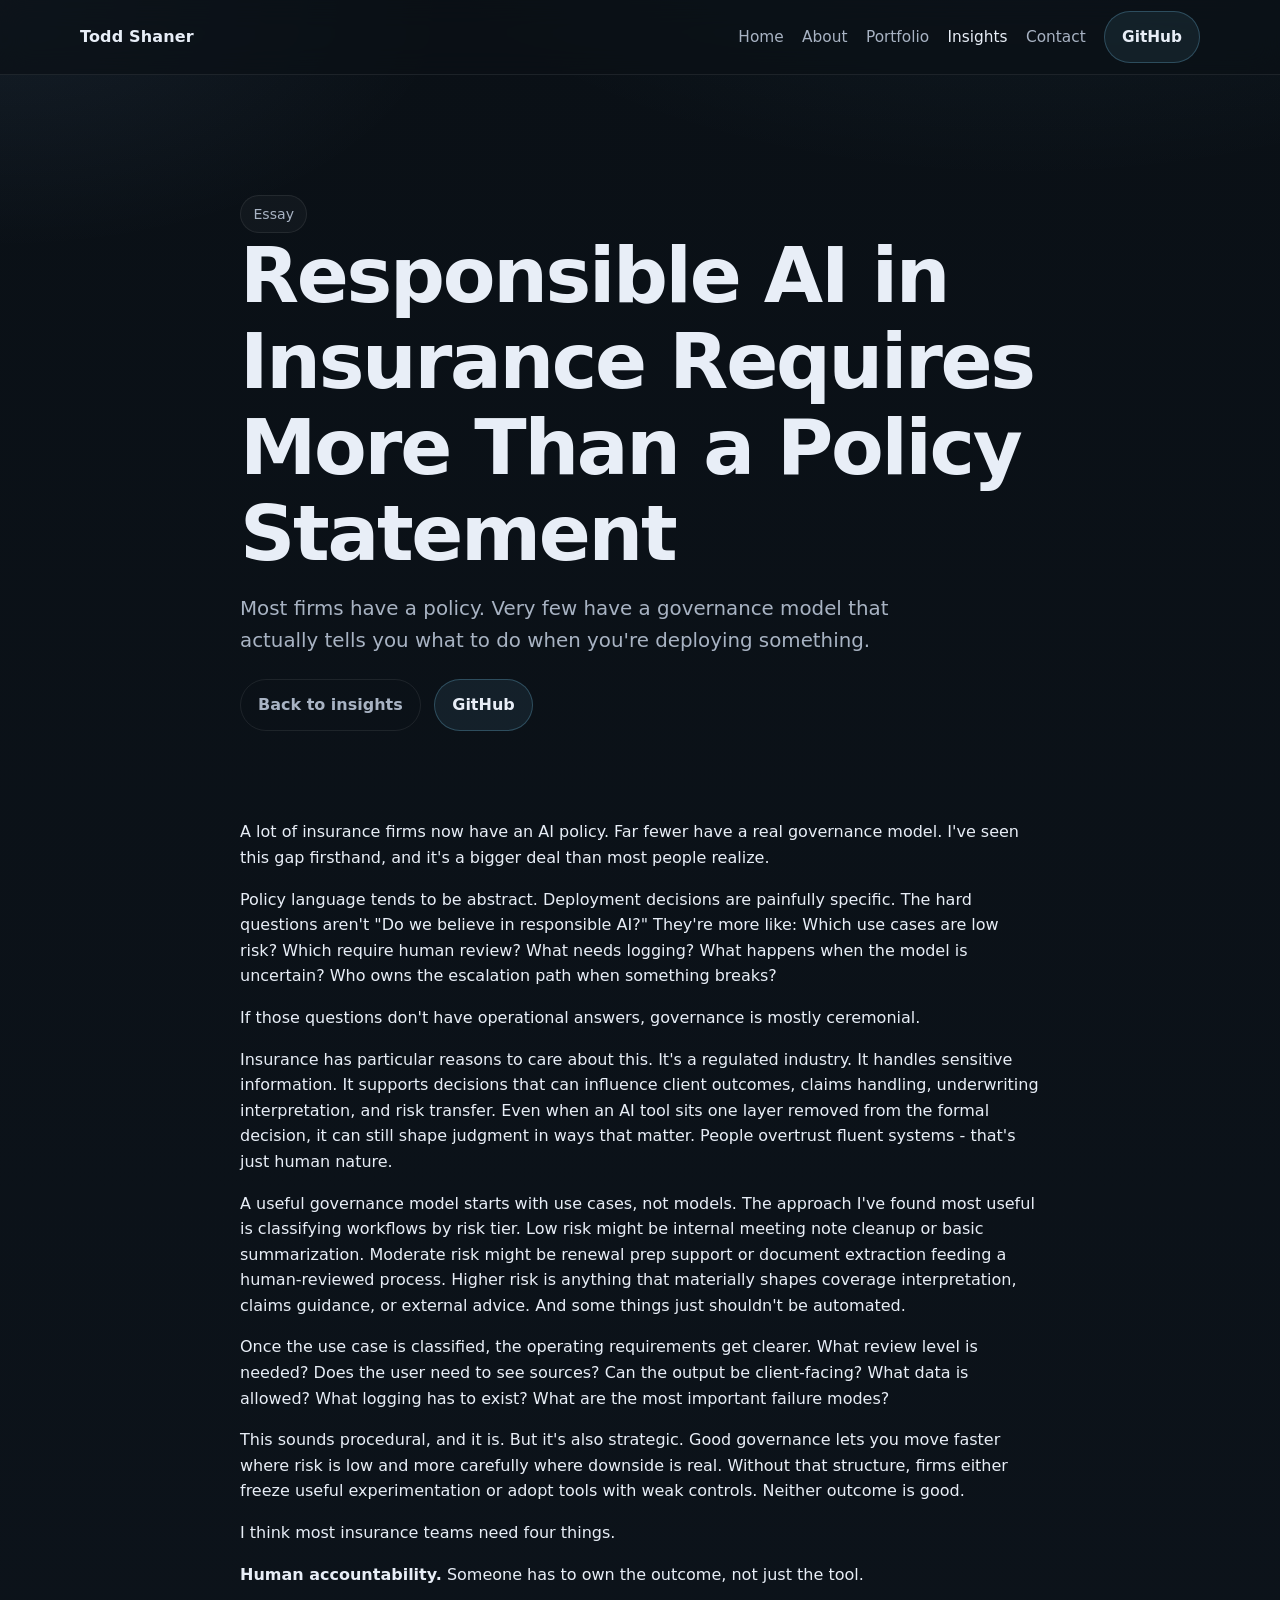
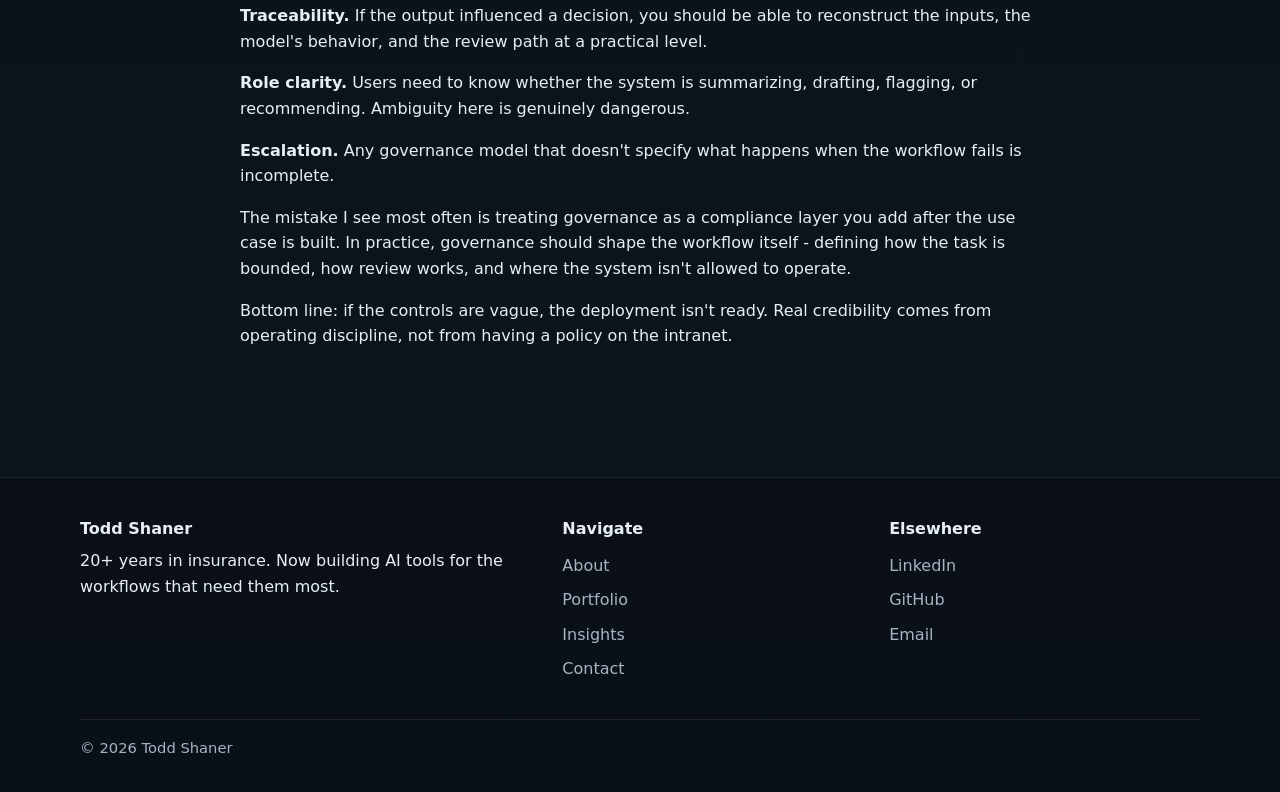
<file: posts/responsible-ai-in-insurance/index.html>
<!doctype html>
<html lang="en">
<head>
  <meta charset="utf-8">
  <meta name="viewport" content="width=device-width, initial-scale=1">
  <title>Responsible AI in Insurance Requires More Than a Policy Statement | Todd Shaner</title>
  <meta name="description" content="Insurance firms need risk tiers, review models, logging expectations, and escalation paths - not governance theater.">
  <meta property="og:title" content="Responsible AI in Insurance Requires More Than a Policy Statement | Todd Shaner">
  <meta property="og:description" content="Insurance firms need risk tiers, review models, logging expectations, and escalation paths - not governance theater.">
  <meta property="og:type" content="website">
  <meta property="og:site_name" content="Todd Shaner">
  <link rel="stylesheet" href="../../assets/styles.css">
  <script defer src="../../assets/config.js"></script>
  <script defer src="../../assets/main.js"></script>
</head>
<body>

    <header class="site-header">
      <div class="container header-inner">
        <a class="wordmark" href="../../index.html">Todd Shaner</a>
        <button class="nav-toggle" aria-expanded="false" aria-controls="site-nav" aria-label="Toggle navigation">
          <span></span><span></span><span></span>
        </button>
        <nav id="site-nav" class="site-nav">
          <a  href="../../index.html">Home</a>
          <a  href="../../about/">About</a>
          <a  href="../../portfolio/">Portfolio</a>
          <a class="active" href="../../insights/">Insights</a>
          <a  href="../../contact/">Contact</a>
          <a class="nav-cta github-link" href="#" target="_blank" rel="noopener">GitHub</a>
        </nav>
      </div>
    </header>
    
<main>
  <section class="hero">
    <div class="container article">
      <div class="eyebrow">Essay</div>
      <h1>Responsible AI in Insurance Requires More Than a Policy Statement</h1>
      <p class="lead">Most firms have a policy. Very few have a governance model that actually tells you what to do when you're deploying something.</p>
      <div class="hero-actions">
        <a class="button secondary" href="../../insights/">Back to insights</a>
        <a class="button github-link" href="#" target="_blank" rel="noopener">GitHub</a>
      </div>
    </div>
  </section>

  <section class="section">
    <div class="container article">
      <p>A lot of insurance firms now have an AI policy. Far fewer have a real governance model. I've seen this gap firsthand, and it's a bigger deal than most people realize.</p>
<p>Policy language tends to be abstract. Deployment decisions are painfully specific. The hard questions aren't "Do we believe in responsible AI?" They're more like: Which use cases are low risk? Which require human review? What needs logging? What happens when the model is uncertain? Who owns the escalation path when something breaks?</p>
<p>If those questions don't have operational answers, governance is mostly ceremonial.</p>
<p>Insurance has particular reasons to care about this. It's a regulated industry. It handles sensitive information. It supports decisions that can influence client outcomes, claims handling, underwriting interpretation, and risk transfer. Even when an AI tool sits one layer removed from the formal decision, it can still shape judgment in ways that matter. People overtrust fluent systems - that's just human nature.</p>
<p>A useful governance model starts with use cases, not models. The approach I've found most useful is classifying workflows by risk tier. Low risk might be internal meeting note cleanup or basic summarization. Moderate risk might be renewal prep support or document extraction feeding a human-reviewed process. Higher risk is anything that materially shapes coverage interpretation, claims guidance, or external advice. And some things just shouldn't be automated.</p>
<p>Once the use case is classified, the operating requirements get clearer. What review level is needed? Does the user need to see sources? Can the output be client-facing? What data is allowed? What logging has to exist? What are the most important failure modes?</p>
<p>This sounds procedural, and it is. But it's also strategic. Good governance lets you move faster where risk is low and more carefully where downside is real. Without that structure, firms either freeze useful experimentation or adopt tools with weak controls. Neither outcome is good.</p>
<p>I think most insurance teams need four things.</p>
<p><strong>Human accountability.</strong> Someone has to own the outcome, not just the tool.</p>
<p><strong>Traceability.</strong> If the output influenced a decision, you should be able to reconstruct the inputs, the model's behavior, and the review path at a practical level.</p>
<p><strong>Role clarity.</strong> Users need to know whether the system is summarizing, drafting, flagging, or recommending. Ambiguity here is genuinely dangerous.</p>
<p><strong>Escalation.</strong> Any governance model that doesn't specify what happens when the workflow fails is incomplete.</p>
<p>The mistake I see most often is treating governance as a compliance layer you add after the use case is built. In practice, governance should shape the workflow itself - defining how the task is bounded, how review works, and where the system isn't allowed to operate.</p>
<p>Bottom line: if the controls are vague, the deployment isn't ready. Real credibility comes from operating discipline, not from having a policy on the intranet.</p>
    </div>
  </section>
</main>

    <footer class="site-footer">
      <div class="container footer-grid">
        <div>
          <div class="footer-brand">Todd Shaner</div>
          <p>20+ years in insurance. Now building AI tools for the workflows that need them most.</p>
        </div>
        <div>
          <div class="footer-heading">Navigate</div>
          <ul class="footer-links">
            <li><a href="../../about/">About</a></li>
            <li><a href="../../portfolio/">Portfolio</a></li>
            <li><a href="../../insights/">Insights</a></li>
            <li><a href="../../contact/">Contact</a></li>
          </ul>
        </div>
        <div>
          <div class="footer-heading">Elsewhere</div>
          <ul class="footer-links">
            <li><a class="linkedin-link" href="#">LinkedIn</a></li>
            <li><a class="github-link" href="#">GitHub</a></li>
            <li><a class="email-link" href="#">Email</a></li>
          </ul>
        </div>
      </div>
      <div class="container footer-bottom">
        <span>© <span id="year"></span> Todd Shaner</span>
        
      </div>
    </footer>
    
</body>
</html>
</file>
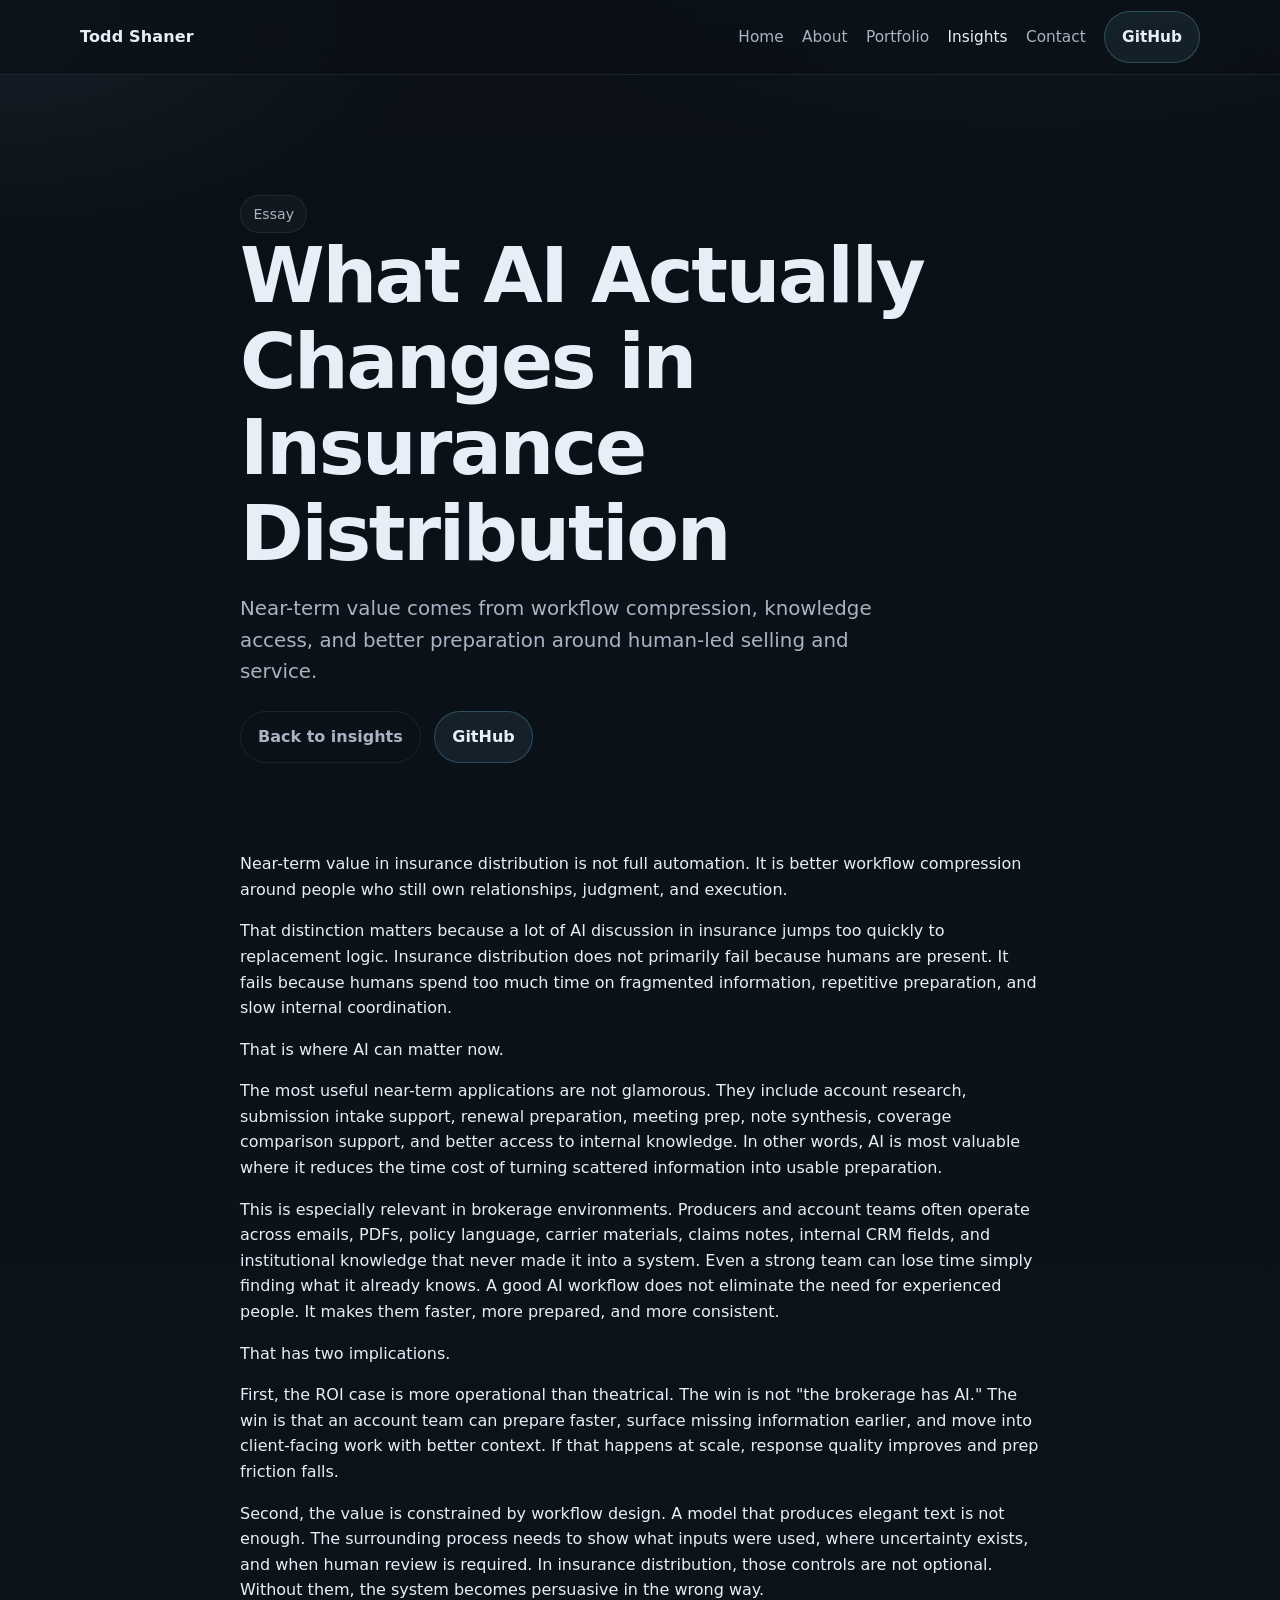
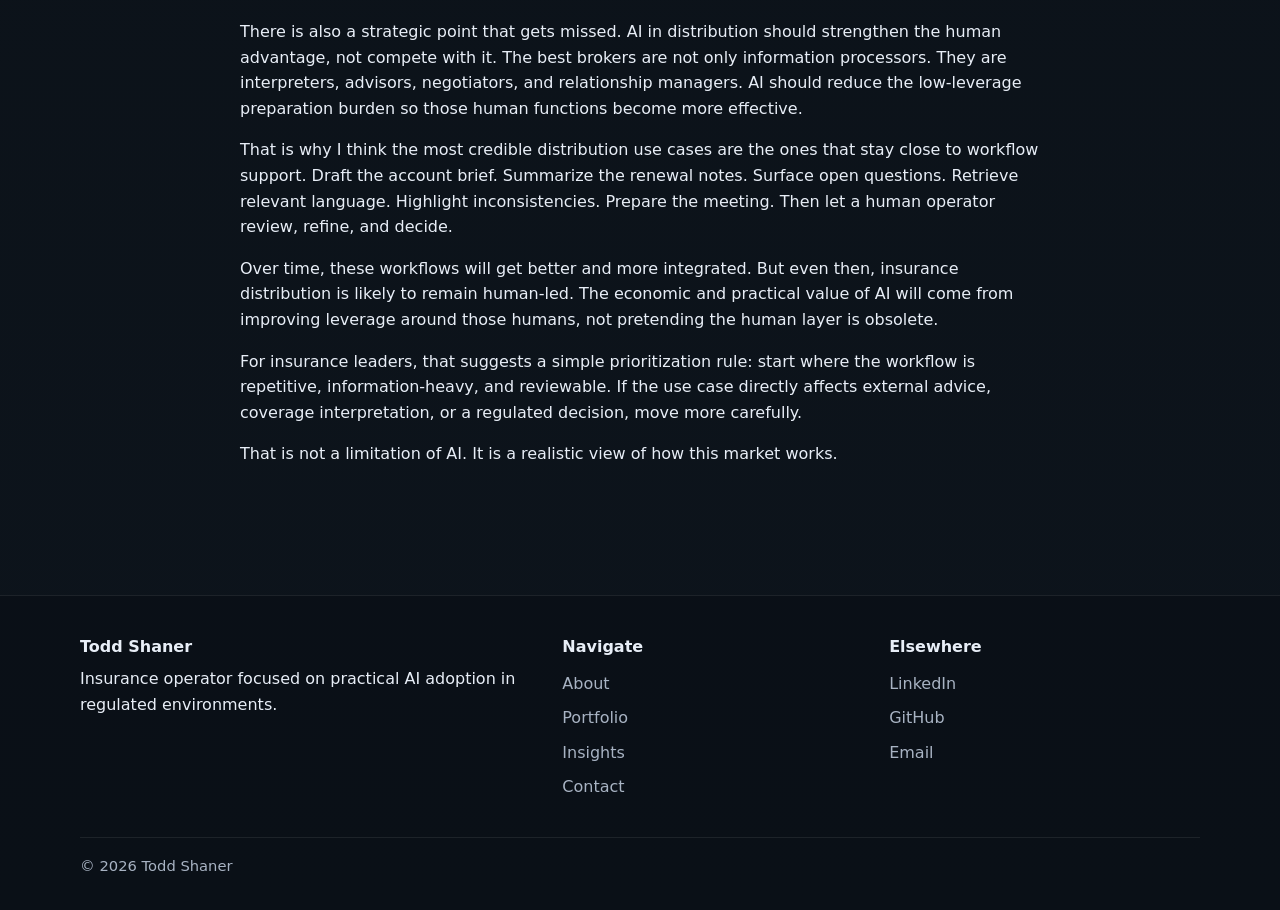
<file: posts/what-ai-actually-changes-in-insurance-distribution/index.html>
<!doctype html>
<html lang="en">
<head>
  <meta charset="utf-8">
  <meta name="viewport" content="width=device-width, initial-scale=1">
  <title>What AI Actually Changes in Insurance Distribution | Todd Shaner</title>
  <meta name="description" content="Near-term value comes from workflow compression, knowledge access, and better preparation around human-led selling and service.">
  <meta property="og:title" content="What AI Actually Changes in Insurance Distribution | Todd Shaner">
  <meta property="og:description" content="Near-term value comes from workflow compression, knowledge access, and better preparation around human-led selling and service.">
  <meta property="og:type" content="website">
  <meta property="og:site_name" content="Todd Shaner">
  <link rel="stylesheet" href="../../assets/styles.css">
  <script defer src="../../assets/config.js"></script>
  <script defer src="../../assets/main.js"></script>
</head>
<body>

    <header class="site-header">
      <div class="container header-inner">
        <a class="wordmark" href="../../index.html">Todd Shaner</a>
        <button class="nav-toggle" aria-expanded="false" aria-controls="site-nav" aria-label="Toggle navigation">
          <span></span><span></span><span></span>
        </button>
        <nav id="site-nav" class="site-nav">
          <a  href="../../index.html">Home</a>
          <a  href="../../about/">About</a>
          <a  href="../../portfolio/">Portfolio</a>
          <a class="active" href="../../insights/">Insights</a>
          <a  href="../../contact/">Contact</a>
          <a class="nav-cta github-link" href="#" target="_blank" rel="noopener">GitHub</a>
        </nav>
      </div>
    </header>
    
<main>
  <section class="hero">
    <div class="container article">
      <div class="eyebrow">Essay</div>
      <h1>What AI Actually Changes in Insurance Distribution</h1>
      <p class="lead">Near-term value comes from workflow compression, knowledge access, and better preparation around human-led selling and service.</p>
      <div class="hero-actions">
        <a class="button secondary" href="../../insights/">Back to insights</a>
        <a class="button github-link" href="#" target="_blank" rel="noopener">GitHub</a>
      </div>
    </div>
  </section>

  <section class="section">
    <div class="container article">
      <p>Near-term value in insurance distribution is not full automation. It is better workflow compression around people who still own relationships, judgment, and execution.</p>
<p>That distinction matters because a lot of AI discussion in insurance jumps too quickly to replacement logic. Insurance distribution does not primarily fail because humans are present. It fails because humans spend too much time on fragmented information, repetitive preparation, and slow internal coordination.</p>
<p>That is where AI can matter now.</p>
<p>The most useful near-term applications are not glamorous. They include account research, submission intake support, renewal preparation, meeting prep, note synthesis, coverage comparison support, and better access to internal knowledge. In other words, AI is most valuable where it reduces the time cost of turning scattered information into usable preparation.</p>
<p>This is especially relevant in brokerage environments. Producers and account teams often operate across emails, PDFs, policy language, carrier materials, claims notes, internal CRM fields, and institutional knowledge that never made it into a system. Even a strong team can lose time simply finding what it already knows. A good AI workflow does not eliminate the need for experienced people. It makes them faster, more prepared, and more consistent.</p>
<p>That has two implications.</p>
<p>First, the ROI case is more operational than theatrical. The win is not "the brokerage has AI." The win is that an account team can prepare faster, surface missing information earlier, and move into client-facing work with better context. If that happens at scale, response quality improves and prep friction falls.</p>
<p>Second, the value is constrained by workflow design. A model that produces elegant text is not enough. The surrounding process needs to show what inputs were used, where uncertainty exists, and when human review is required. In insurance distribution, those controls are not optional. Without them, the system becomes persuasive in the wrong way.</p>
<p>There is also a strategic point that gets missed. AI in distribution should strengthen the human advantage, not compete with it. The best brokers are not only information processors. They are interpreters, advisors, negotiators, and relationship managers. AI should reduce the low-leverage preparation burden so those human functions become more effective.</p>
<p>That is why I think the most credible distribution use cases are the ones that stay close to workflow support. Draft the account brief. Summarize the renewal notes. Surface open questions. Retrieve relevant language. Highlight inconsistencies. Prepare the meeting. Then let a human operator review, refine, and decide.</p>
<p>Over time, these workflows will get better and more integrated. But even then, insurance distribution is likely to remain human-led. The economic and practical value of AI will come from improving leverage around those humans, not pretending the human layer is obsolete.</p>
<p>For insurance leaders, that suggests a simple prioritization rule: start where the workflow is repetitive, information-heavy, and reviewable. If the use case directly affects external advice, coverage interpretation, or a regulated decision, move more carefully.</p>
<p>That is not a limitation of AI. It is a realistic view of how this market works.</p>
    </div>
  </section>
</main>

    <footer class="site-footer">
      <div class="container footer-grid">
        <div>
          <div class="footer-brand">Todd Shaner</div>
          <p>Insurance operator focused on practical AI adoption in regulated environments.</p>
        </div>
        <div>
          <div class="footer-heading">Navigate</div>
          <ul class="footer-links">
            <li><a href="../../about/">About</a></li>
            <li><a href="../../portfolio/">Portfolio</a></li>
            <li><a href="../../insights/">Insights</a></li>
            <li><a href="../../contact/">Contact</a></li>
          </ul>
        </div>
        <div>
          <div class="footer-heading">Elsewhere</div>
          <ul class="footer-links">
            <li><a class="linkedin-link" href="#">LinkedIn</a></li>
            <li><a class="github-link" href="#">GitHub</a></li>
            <li><a class="email-link" href="#">Email</a></li>
          </ul>
        </div>
      </div>
      <div class="container footer-bottom">
        <span>© <span id="year"></span> Todd Shaner</span>
        
      </div>
    </footer>
    
</body>
</html>
</file>
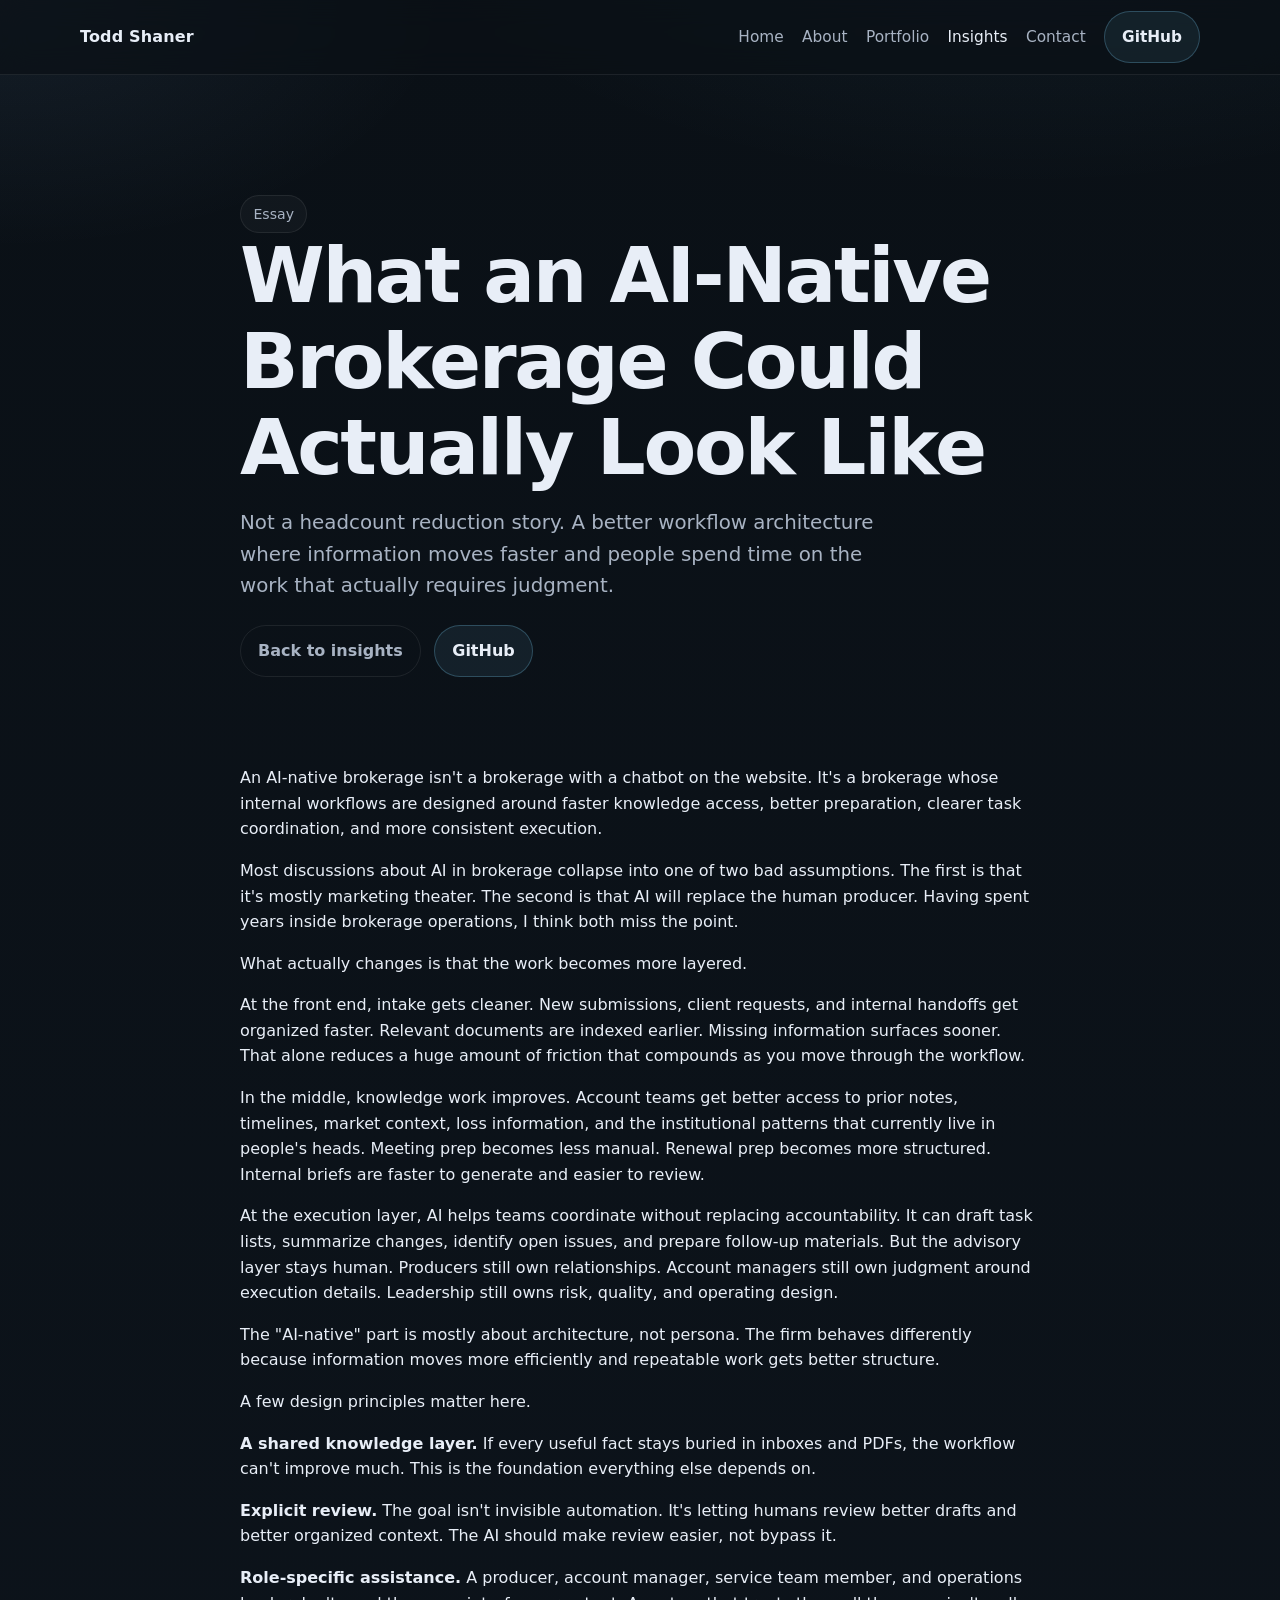
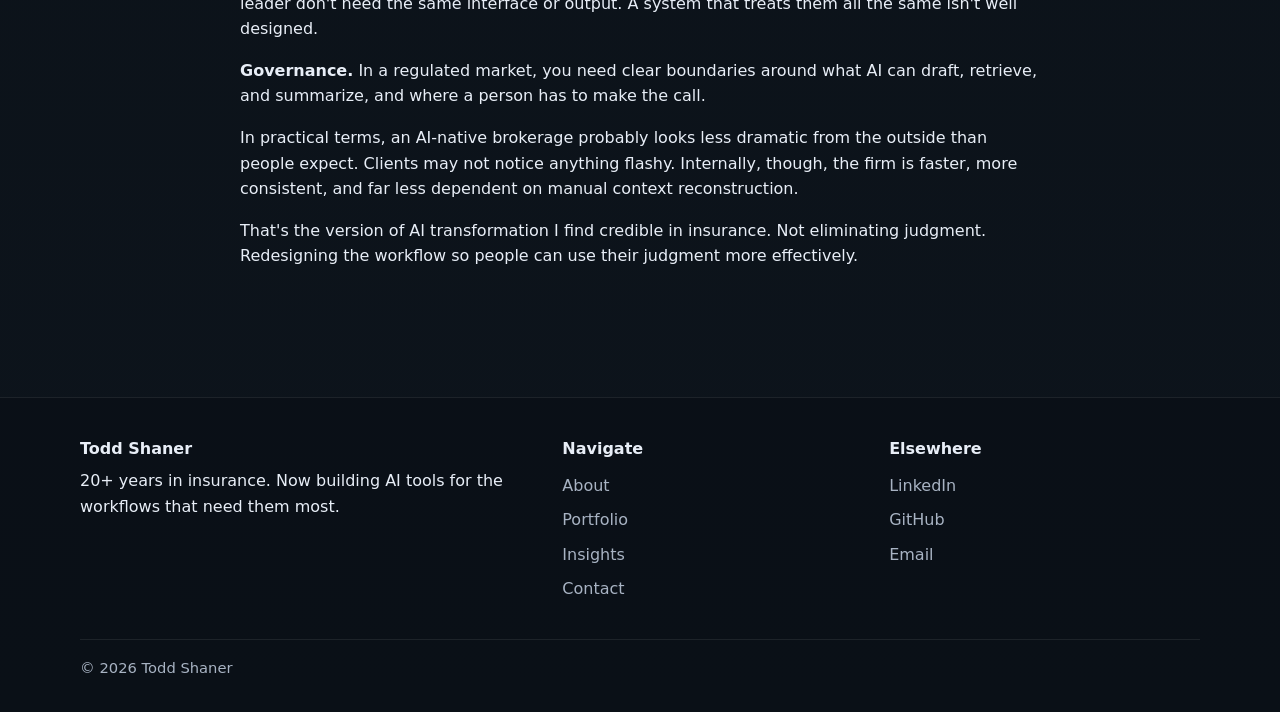
<file: posts/what-an-ai-native-brokerage-could-look-like/index.html>
<!doctype html>
<html lang="en">
<head>
  <meta charset="utf-8">
  <meta name="viewport" content="width=device-width, initial-scale=1">
  <title>What an AI-Native Brokerage Could Actually Look Like | Todd Shaner</title>
  <meta name="description" content="An AI-native brokerage is a better workflow architecture built around knowledge access, preparation, and controlled execution.">
  <meta property="og:title" content="What an AI-Native Brokerage Could Actually Look Like | Todd Shaner">
  <meta property="og:description" content="An AI-native brokerage is a better workflow architecture built around knowledge access, preparation, and controlled execution.">
  <meta property="og:type" content="website">
  <meta property="og:site_name" content="Todd Shaner">
  <link rel="stylesheet" href="../../assets/styles.css">
  <script defer src="../../assets/config.js"></script>
  <script defer src="../../assets/main.js"></script>
</head>
<body>

    <header class="site-header">
      <div class="container header-inner">
        <a class="wordmark" href="../../index.html">Todd Shaner</a>
        <button class="nav-toggle" aria-expanded="false" aria-controls="site-nav" aria-label="Toggle navigation">
          <span></span><span></span><span></span>
        </button>
        <nav id="site-nav" class="site-nav">
          <a  href="../../index.html">Home</a>
          <a  href="../../about/">About</a>
          <a  href="../../portfolio/">Portfolio</a>
          <a class="active" href="../../insights/">Insights</a>
          <a  href="../../contact/">Contact</a>
          <a class="nav-cta github-link" href="#" target="_blank" rel="noopener">GitHub</a>
        </nav>
      </div>
    </header>
    
<main>
  <section class="hero">
    <div class="container article">
      <div class="eyebrow">Essay</div>
      <h1>What an AI-Native Brokerage Could Actually Look Like</h1>
      <p class="lead">Not a headcount reduction story. A better workflow architecture where information moves faster and people spend time on the work that actually requires judgment.</p>
      <div class="hero-actions">
        <a class="button secondary" href="../../insights/">Back to insights</a>
        <a class="button github-link" href="#" target="_blank" rel="noopener">GitHub</a>
      </div>
    </div>
  </section>

  <section class="section">
    <div class="container article">
      <p>An AI-native brokerage isn't a brokerage with a chatbot on the website. It's a brokerage whose internal workflows are designed around faster knowledge access, better preparation, clearer task coordination, and more consistent execution.</p>
<p>Most discussions about AI in brokerage collapse into one of two bad assumptions. The first is that it's mostly marketing theater. The second is that AI will replace the human producer. Having spent years inside brokerage operations, I think both miss the point.</p>
<p>What actually changes is that the work becomes more layered.</p>
<p>At the front end, intake gets cleaner. New submissions, client requests, and internal handoffs get organized faster. Relevant documents are indexed earlier. Missing information surfaces sooner. That alone reduces a huge amount of friction that compounds as you move through the workflow.</p>
<p>In the middle, knowledge work improves. Account teams get better access to prior notes, timelines, market context, loss information, and the institutional patterns that currently live in people's heads. Meeting prep becomes less manual. Renewal prep becomes more structured. Internal briefs are faster to generate and easier to review.</p>
<p>At the execution layer, AI helps teams coordinate without replacing accountability. It can draft task lists, summarize changes, identify open issues, and prepare follow-up materials. But the advisory layer stays human. Producers still own relationships. Account managers still own judgment around execution details. Leadership still owns risk, quality, and operating design.</p>
<p>The "AI-native" part is mostly about architecture, not persona. The firm behaves differently because information moves more efficiently and repeatable work gets better structure.</p>
<p>A few design principles matter here.</p>
<p><strong>A shared knowledge layer.</strong> If every useful fact stays buried in inboxes and PDFs, the workflow can't improve much. This is the foundation everything else depends on.</p>
<p><strong>Explicit review.</strong> The goal isn't invisible automation. It's letting humans review better drafts and better organized context. The AI should make review easier, not bypass it.</p>
<p><strong>Role-specific assistance.</strong> A producer, account manager, service team member, and operations leader don't need the same interface or output. A system that treats them all the same isn't well designed.</p>
<p><strong>Governance.</strong> In a regulated market, you need clear boundaries around what AI can draft, retrieve, and summarize, and where a person has to make the call.</p>
<p>In practical terms, an AI-native brokerage probably looks less dramatic from the outside than people expect. Clients may not notice anything flashy. Internally, though, the firm is faster, more consistent, and far less dependent on manual context reconstruction.</p>
<p>That's the version of AI transformation I find credible in insurance. Not eliminating judgment. Redesigning the workflow so people can use their judgment more effectively.</p>
    </div>
  </section>
</main>

    <footer class="site-footer">
      <div class="container footer-grid">
        <div>
          <div class="footer-brand">Todd Shaner</div>
          <p>20+ years in insurance. Now building AI tools for the workflows that need them most.</p>
        </div>
        <div>
          <div class="footer-heading">Navigate</div>
          <ul class="footer-links">
            <li><a href="../../about/">About</a></li>
            <li><a href="../../portfolio/">Portfolio</a></li>
            <li><a href="../../insights/">Insights</a></li>
            <li><a href="../../contact/">Contact</a></li>
          </ul>
        </div>
        <div>
          <div class="footer-heading">Elsewhere</div>
          <ul class="footer-links">
            <li><a class="linkedin-link" href="#">LinkedIn</a></li>
            <li><a class="github-link" href="#">GitHub</a></li>
            <li><a class="email-link" href="#">Email</a></li>
          </ul>
        </div>
      </div>
      <div class="container footer-bottom">
        <span>© <span id="year"></span> Todd Shaner</span>
        
      </div>
    </footer>
    
</body>
</html>
</file>
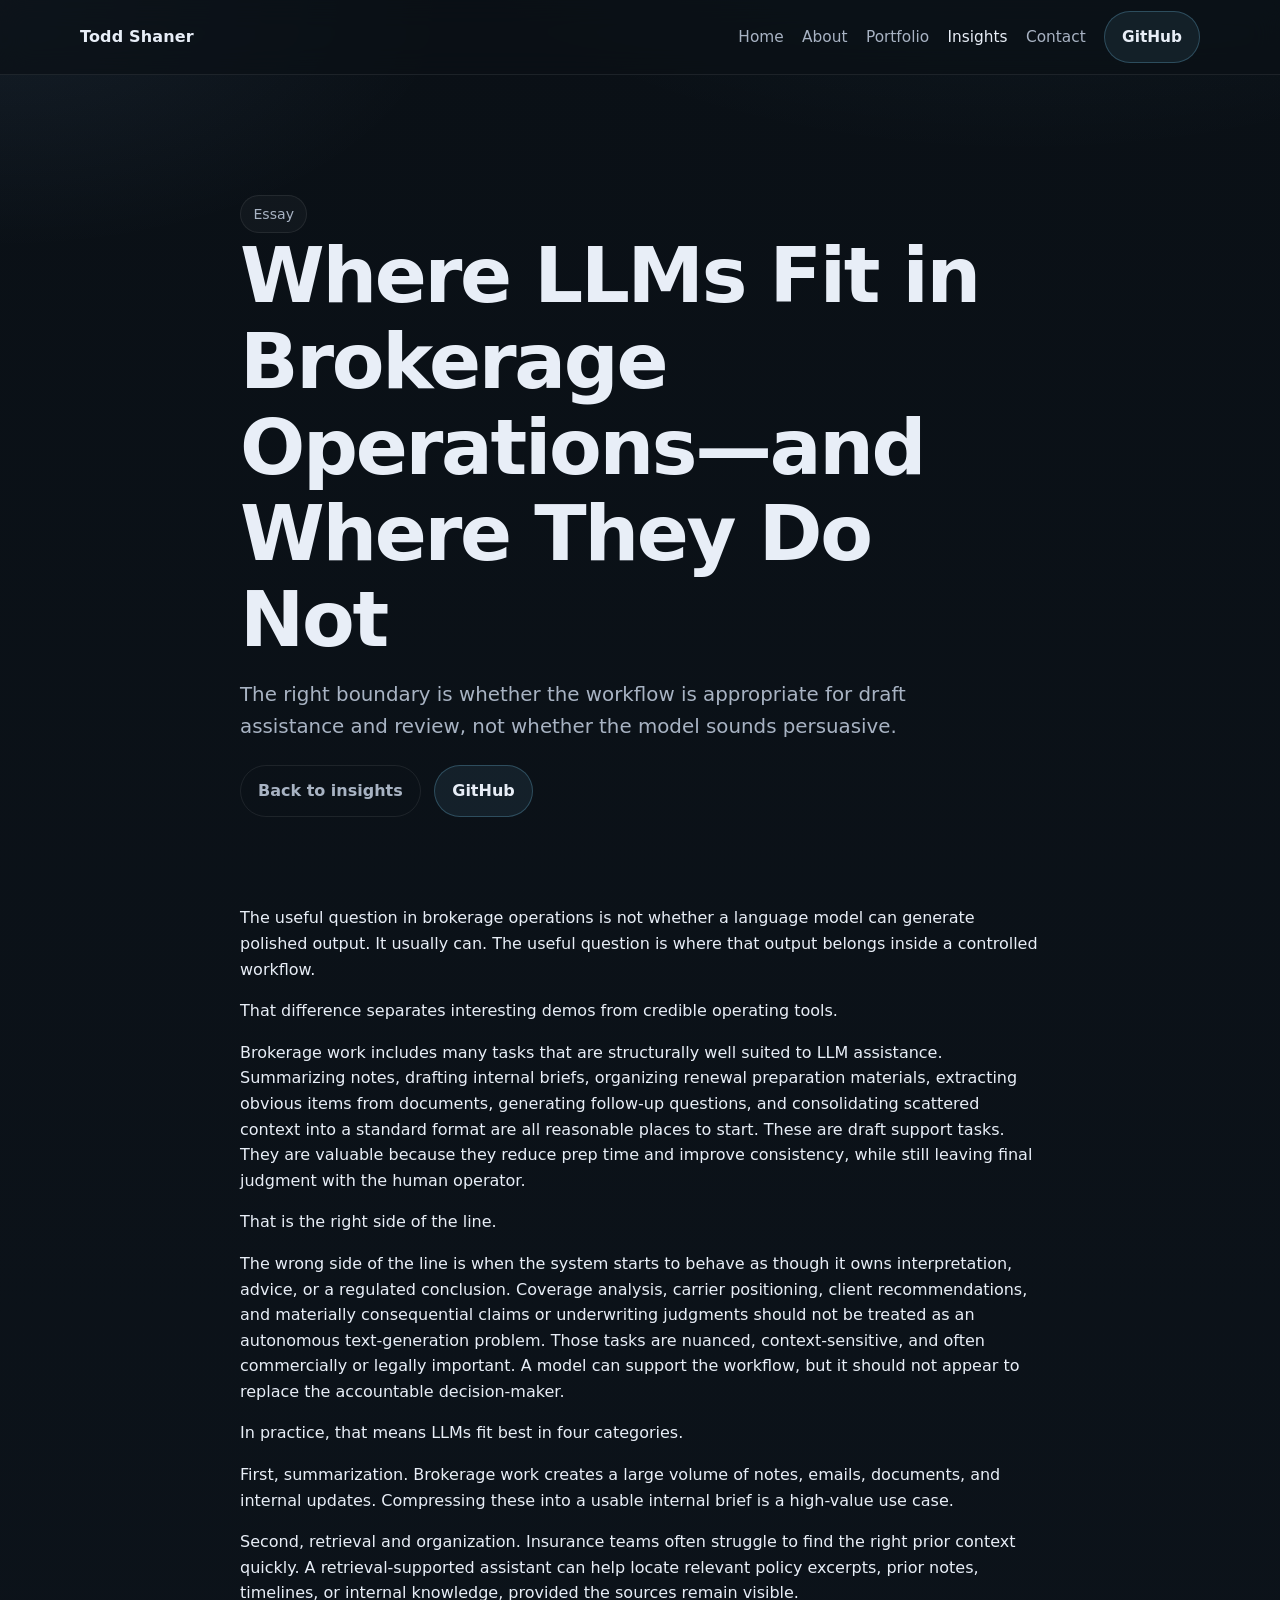
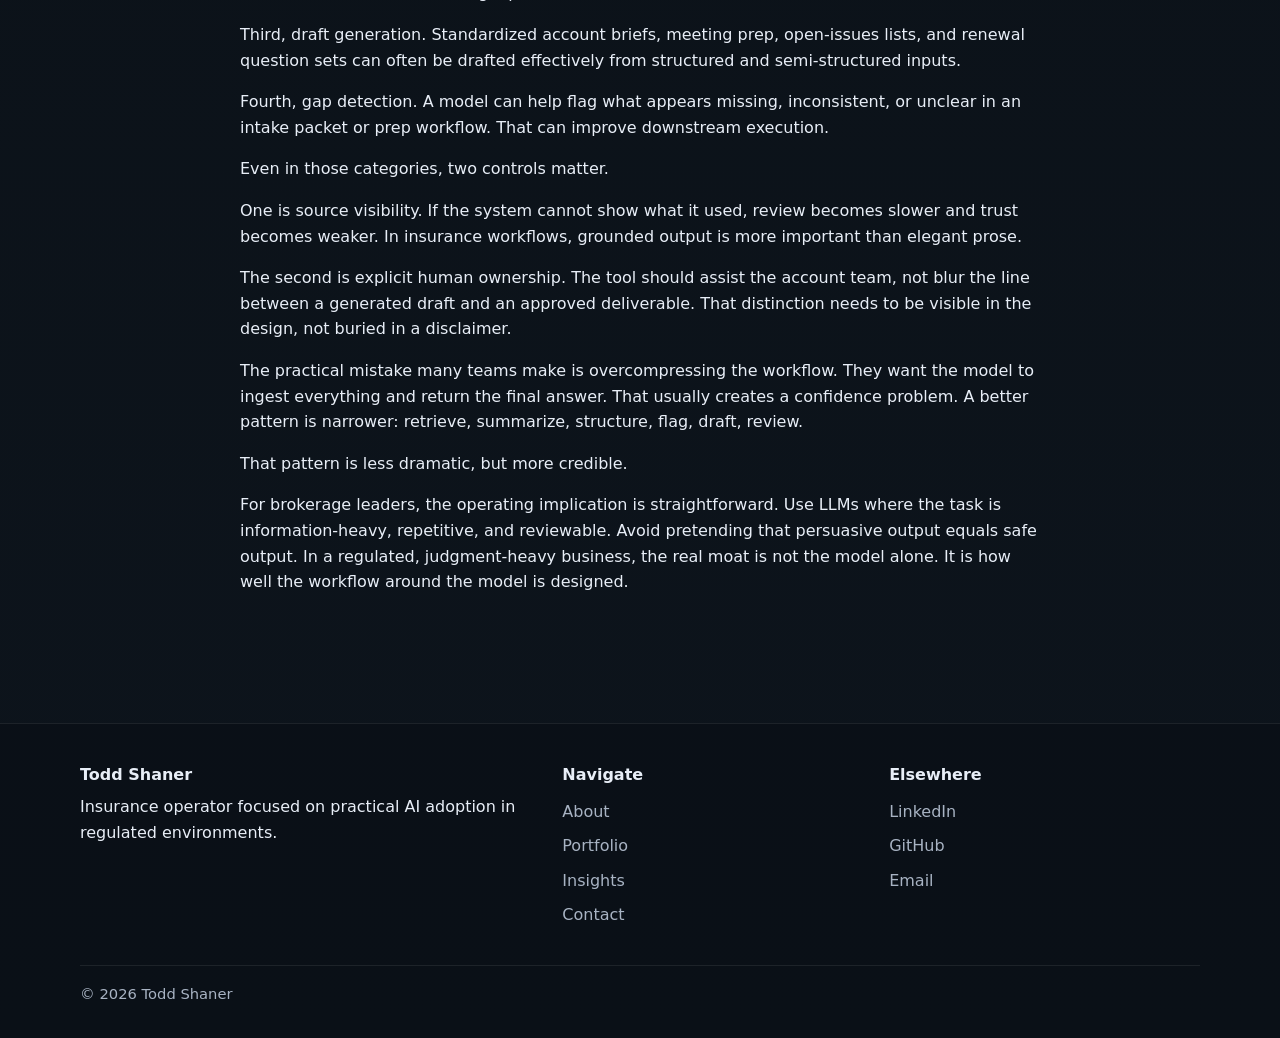
<file: posts/where-llms-fit-in-brokerage-operations/index.html>
<!doctype html>
<html lang="en">
<head>
  <meta charset="utf-8">
  <meta name="viewport" content="width=device-width, initial-scale=1">
  <title>Where LLMs Fit in Brokerage Operations—and Where They Do Not | Todd Shaner</title>
  <meta name="description" content="The right boundary is whether the workflow is appropriate for draft assistance and review, not whether the model sounds persuasive.">
  <meta property="og:title" content="Where LLMs Fit in Brokerage Operations—and Where They Do Not | Todd Shaner">
  <meta property="og:description" content="The right boundary is whether the workflow is appropriate for draft assistance and review, not whether the model sounds persuasive.">
  <meta property="og:type" content="website">
  <meta property="og:site_name" content="Todd Shaner">
  <link rel="stylesheet" href="../../assets/styles.css">
  <script defer src="../../assets/config.js"></script>
  <script defer src="../../assets/main.js"></script>
</head>
<body>

    <header class="site-header">
      <div class="container header-inner">
        <a class="wordmark" href="../../index.html">Todd Shaner</a>
        <button class="nav-toggle" aria-expanded="false" aria-controls="site-nav" aria-label="Toggle navigation">
          <span></span><span></span><span></span>
        </button>
        <nav id="site-nav" class="site-nav">
          <a  href="../../index.html">Home</a>
          <a  href="../../about/">About</a>
          <a  href="../../portfolio/">Portfolio</a>
          <a class="active" href="../../insights/">Insights</a>
          <a  href="../../contact/">Contact</a>
          <a class="nav-cta github-link" href="#" target="_blank" rel="noopener">GitHub</a>
        </nav>
      </div>
    </header>
    
<main>
  <section class="hero">
    <div class="container article">
      <div class="eyebrow">Essay</div>
      <h1>Where LLMs Fit in Brokerage Operations—and Where They Do Not</h1>
      <p class="lead">The right boundary is whether the workflow is appropriate for draft assistance and review, not whether the model sounds persuasive.</p>
      <div class="hero-actions">
        <a class="button secondary" href="../../insights/">Back to insights</a>
        <a class="button github-link" href="#" target="_blank" rel="noopener">GitHub</a>
      </div>
    </div>
  </section>

  <section class="section">
    <div class="container article">
      <p>The useful question in brokerage operations is not whether a language model can generate polished output. It usually can. The useful question is where that output belongs inside a controlled workflow.</p>
<p>That difference separates interesting demos from credible operating tools.</p>
<p>Brokerage work includes many tasks that are structurally well suited to LLM assistance. Summarizing notes, drafting internal briefs, organizing renewal preparation materials, extracting obvious items from documents, generating follow-up questions, and consolidating scattered context into a standard format are all reasonable places to start. These are draft support tasks. They are valuable because they reduce prep time and improve consistency, while still leaving final judgment with the human operator.</p>
<p>That is the right side of the line.</p>
<p>The wrong side of the line is when the system starts to behave as though it owns interpretation, advice, or a regulated conclusion. Coverage analysis, carrier positioning, client recommendations, and materially consequential claims or underwriting judgments should not be treated as an autonomous text-generation problem. Those tasks are nuanced, context-sensitive, and often commercially or legally important. A model can support the workflow, but it should not appear to replace the accountable decision-maker.</p>
<p>In practice, that means LLMs fit best in four categories.</p>
<p>First, summarization. Brokerage work creates a large volume of notes, emails, documents, and internal updates. Compressing these into a usable internal brief is a high-value use case.</p>
<p>Second, retrieval and organization. Insurance teams often struggle to find the right prior context quickly. A retrieval-supported assistant can help locate relevant policy excerpts, prior notes, timelines, or internal knowledge, provided the sources remain visible.</p>
<p>Third, draft generation. Standardized account briefs, meeting prep, open-issues lists, and renewal question sets can often be drafted effectively from structured and semi-structured inputs.</p>
<p>Fourth, gap detection. A model can help flag what appears missing, inconsistent, or unclear in an intake packet or prep workflow. That can improve downstream execution.</p>
<p>Even in those categories, two controls matter.</p>
<p>One is source visibility. If the system cannot show what it used, review becomes slower and trust becomes weaker. In insurance workflows, grounded output is more important than elegant prose.</p>
<p>The second is explicit human ownership. The tool should assist the account team, not blur the line between a generated draft and an approved deliverable. That distinction needs to be visible in the design, not buried in a disclaimer.</p>
<p>The practical mistake many teams make is overcompressing the workflow. They want the model to ingest everything and return the final answer. That usually creates a confidence problem. A better pattern is narrower: retrieve, summarize, structure, flag, draft, review.</p>
<p>That pattern is less dramatic, but more credible.</p>
<p>For brokerage leaders, the operating implication is straightforward. Use LLMs where the task is information-heavy, repetitive, and reviewable. Avoid pretending that persuasive output equals safe output. In a regulated, judgment-heavy business, the real moat is not the model alone. It is how well the workflow around the model is designed.</p>
    </div>
  </section>
</main>

    <footer class="site-footer">
      <div class="container footer-grid">
        <div>
          <div class="footer-brand">Todd Shaner</div>
          <p>Insurance operator focused on practical AI adoption in regulated environments.</p>
        </div>
        <div>
          <div class="footer-heading">Navigate</div>
          <ul class="footer-links">
            <li><a href="../../about/">About</a></li>
            <li><a href="../../portfolio/">Portfolio</a></li>
            <li><a href="../../insights/">Insights</a></li>
            <li><a href="../../contact/">Contact</a></li>
          </ul>
        </div>
        <div>
          <div class="footer-heading">Elsewhere</div>
          <ul class="footer-links">
            <li><a class="linkedin-link" href="#">LinkedIn</a></li>
            <li><a class="github-link" href="#">GitHub</a></li>
            <li><a class="email-link" href="#">Email</a></li>
          </ul>
        </div>
      </div>
      <div class="container footer-bottom">
        <span>© <span id="year"></span> Todd Shaner</span>
        
      </div>
    </footer>
    
</body>
</html>
</file>
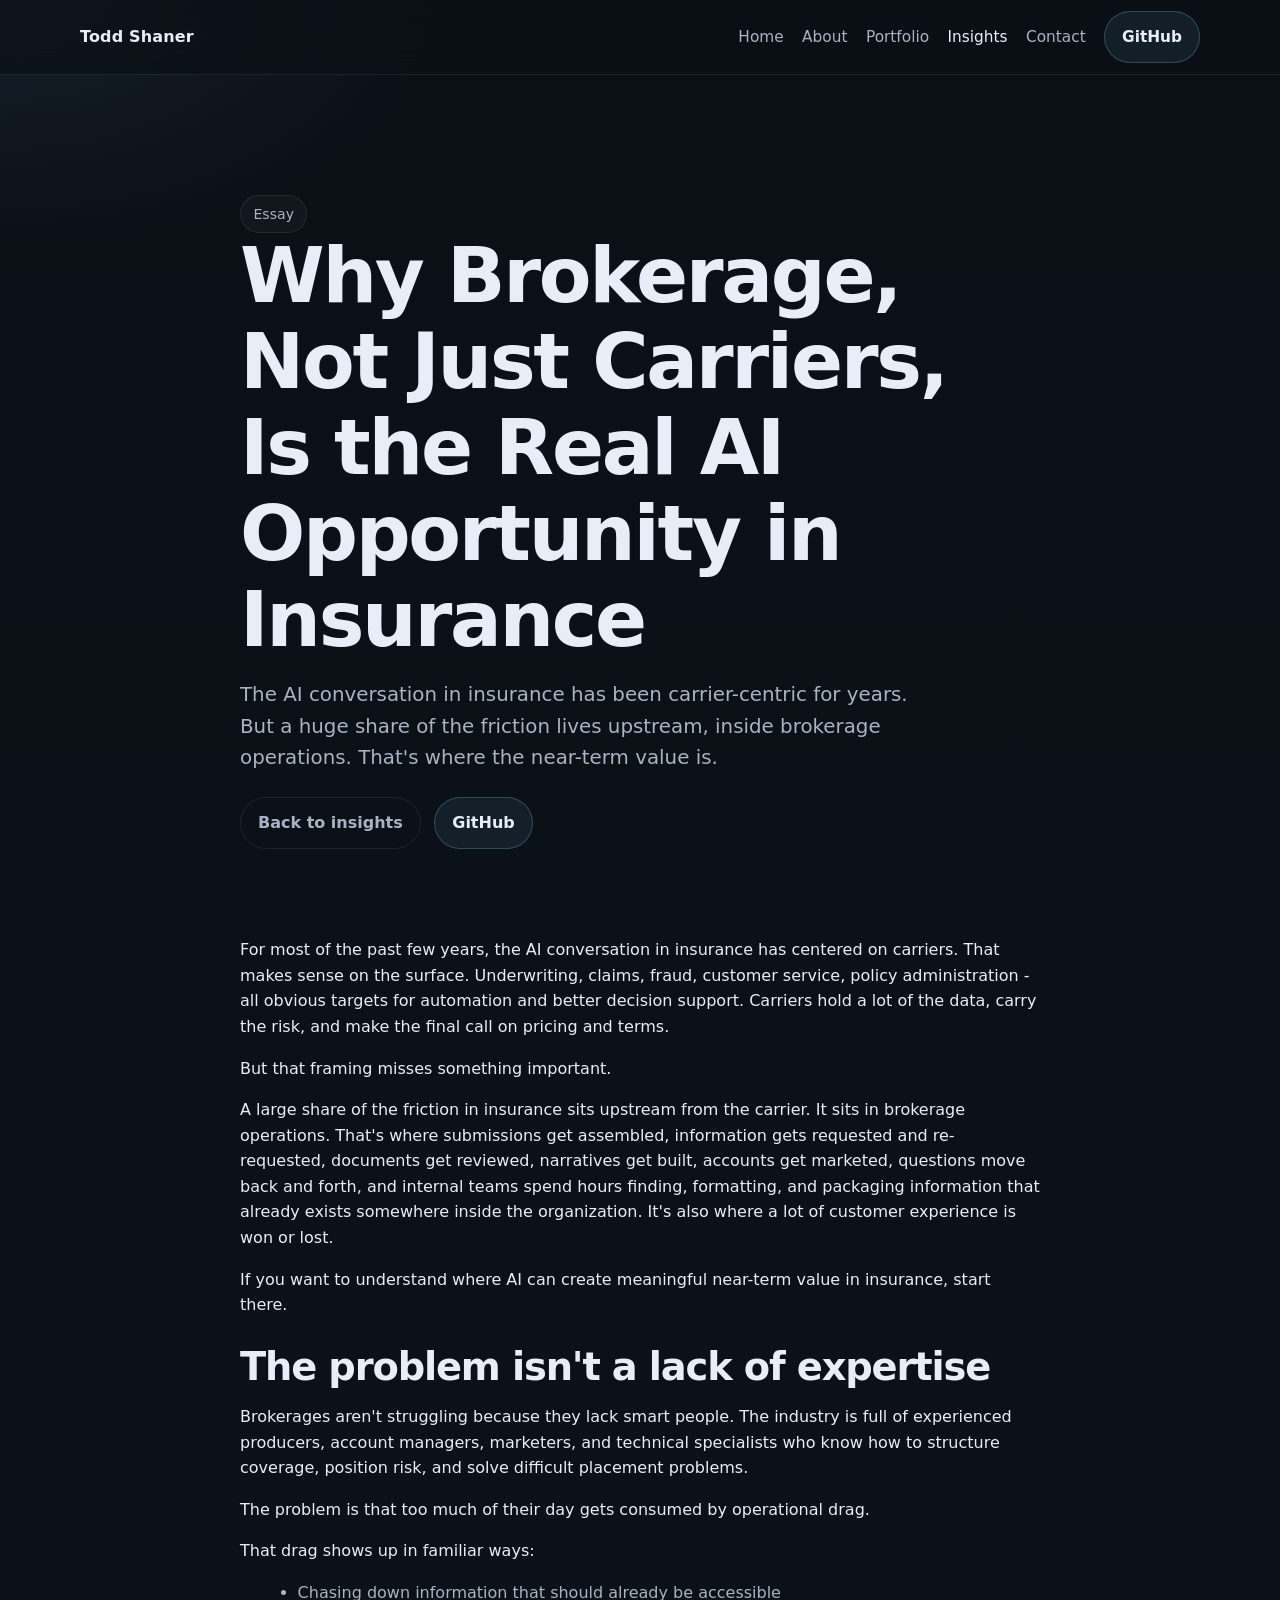
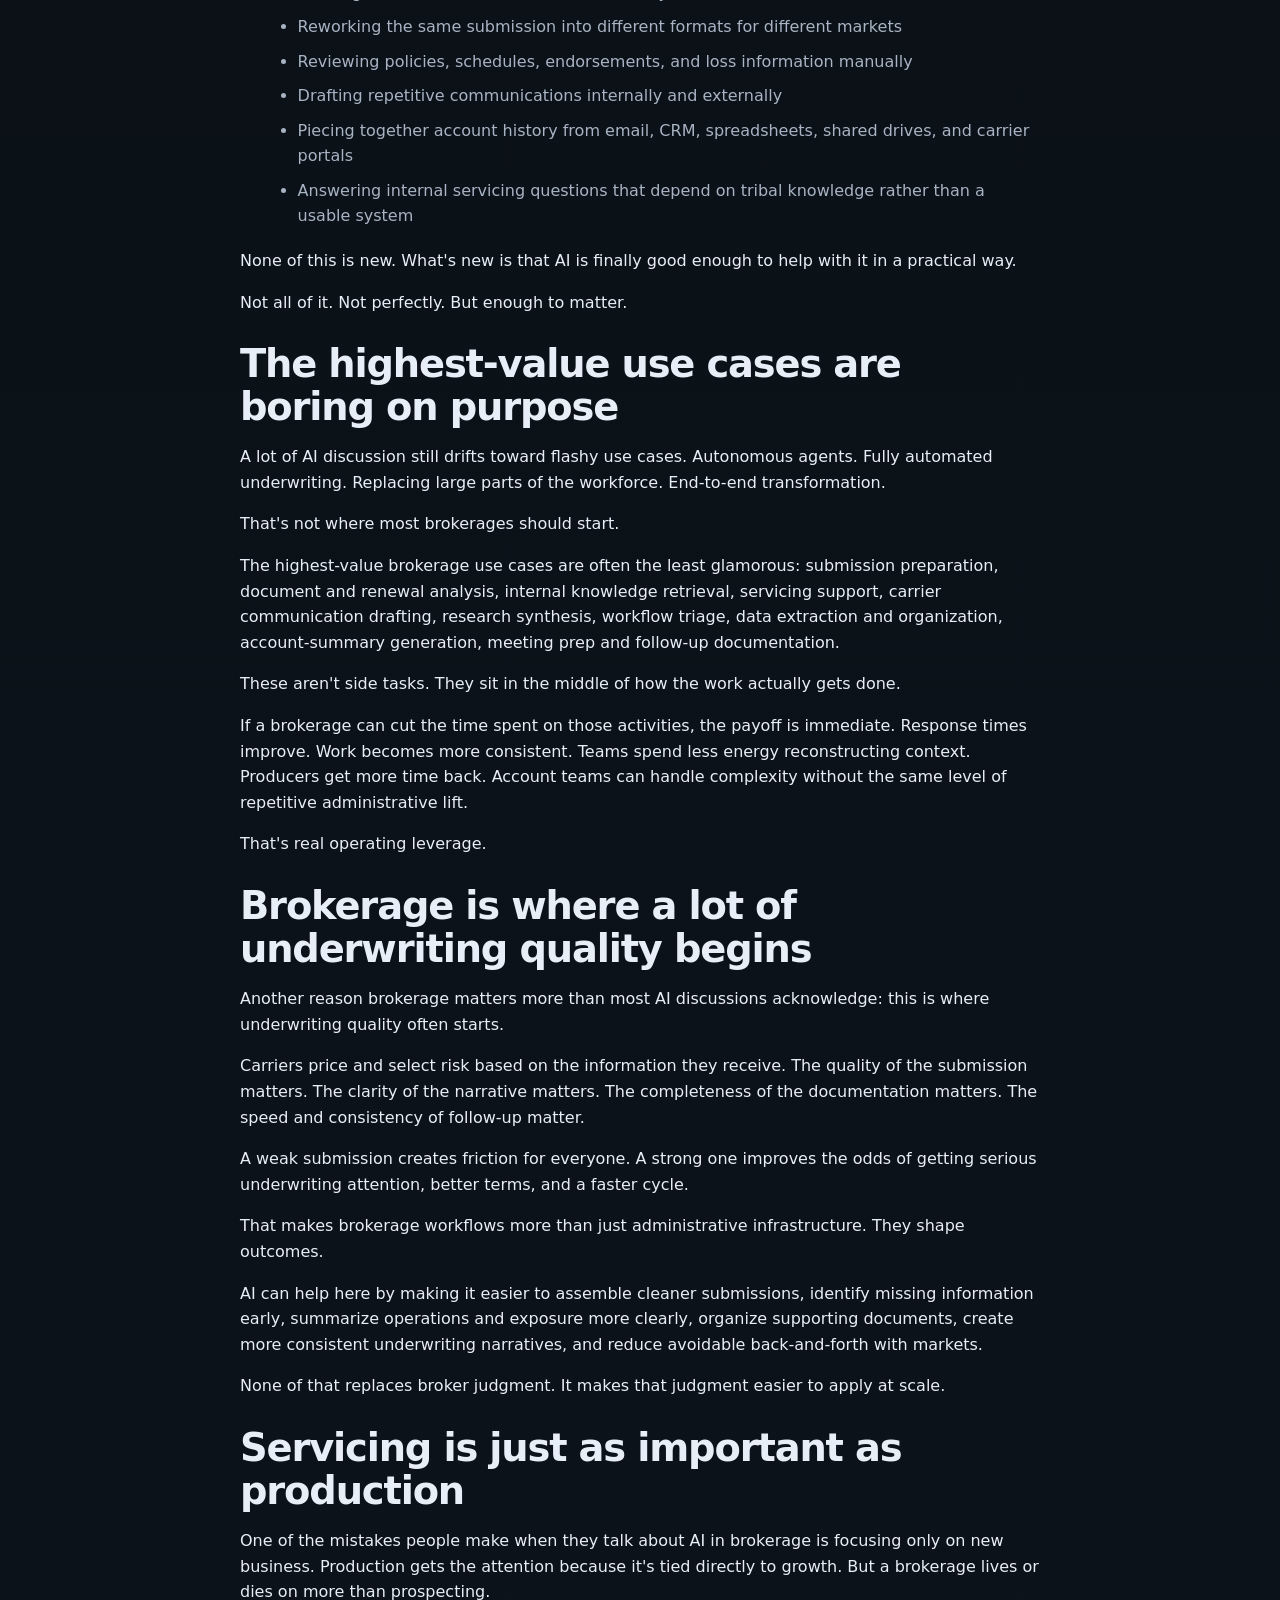
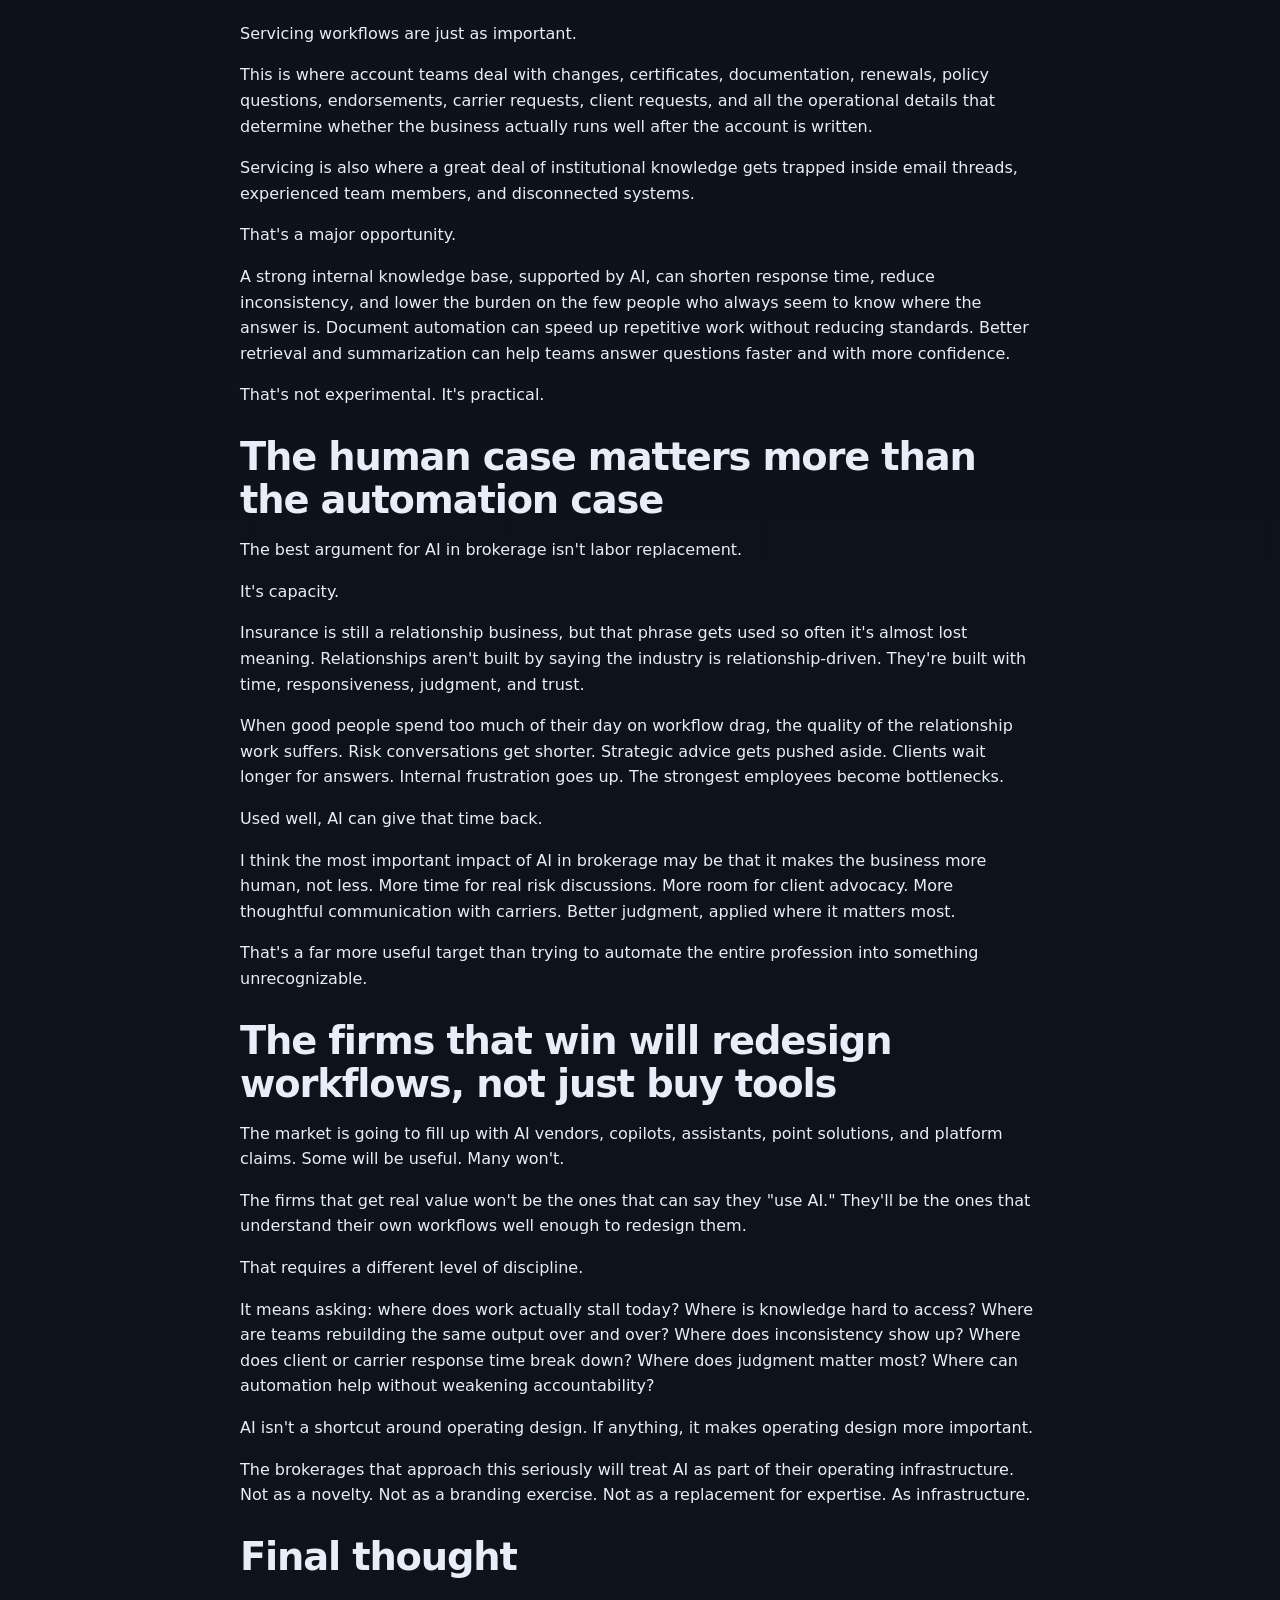
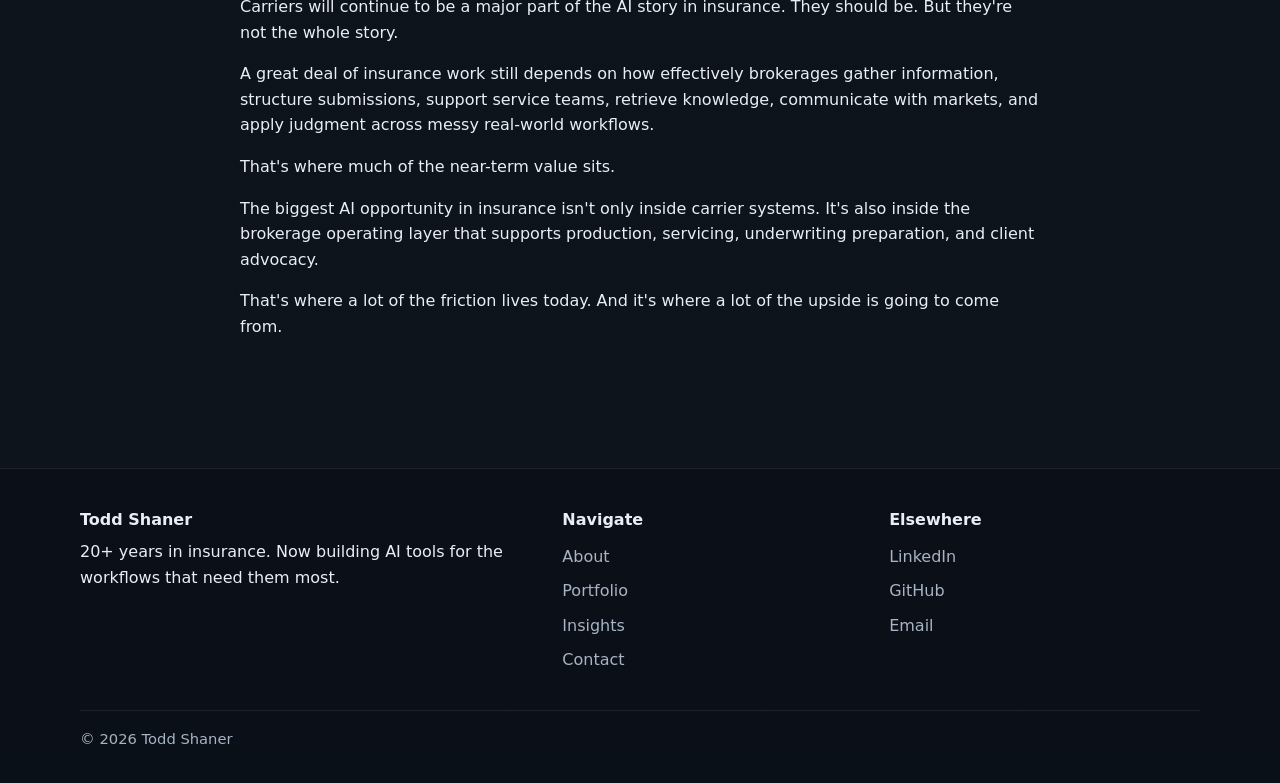
<file: posts/why-brokerage-is-the-real-ai-opportunity-in-insurance/index.html>
<!doctype html>
<html lang="en">
<head>
  <meta charset="utf-8">
  <meta name="viewport" content="width=device-width, initial-scale=1">
  <title>Why Brokerage, Not Just Carriers, Is the Real AI Opportunity in Insurance | Todd Shaner</title>
  <meta name="description" content="A large share of the friction in insurance sits upstream from the carrier. It sits in brokerage operations. That's where the near-term AI value is.">
  <meta property="og:title" content="Why Brokerage, Not Just Carriers, Is the Real AI Opportunity in Insurance | Todd Shaner">
  <meta property="og:description" content="A large share of the friction in insurance sits upstream from the carrier. It sits in brokerage operations. That's where the near-term AI value is.">
  <meta property="og:type" content="website">
  <meta property="og:site_name" content="Todd Shaner">
  <link rel="stylesheet" href="../../assets/styles.css">
  <script defer src="../../assets/config.js"></script>
  <script defer src="../../assets/main.js"></script>
</head>
<body>

    <header class="site-header">
      <div class="container header-inner">
        <a class="wordmark" href="../../index.html">Todd Shaner</a>
        <button class="nav-toggle" aria-expanded="false" aria-controls="site-nav" aria-label="Toggle navigation">
          <span></span><span></span><span></span>
        </button>
        <nav id="site-nav" class="site-nav">
          <a  href="../../index.html">Home</a>
          <a  href="../../about/">About</a>
          <a  href="../../portfolio/">Portfolio</a>
          <a class="active" href="../../insights/">Insights</a>
          <a  href="../../contact/">Contact</a>
          <a class="nav-cta github-link" href="#" target="_blank" rel="noopener">GitHub</a>
        </nav>
      </div>
    </header>

<main>
  <section class="hero">
    <div class="container article">
      <div class="eyebrow">Essay</div>
      <h1>Why Brokerage, Not Just Carriers, Is the Real AI Opportunity in Insurance</h1>
      <p class="lead">The AI conversation in insurance has been carrier-centric for years. But a huge share of the friction lives upstream, inside brokerage operations. That's where the near-term value is.</p>
      <div class="hero-actions">
        <a class="button secondary" href="../../insights/">Back to insights</a>
        <a class="button github-link" href="#" target="_blank" rel="noopener">GitHub</a>
      </div>
    </div>
  </section>

  <section class="section">
    <div class="container article">
      <p>For most of the past few years, the AI conversation in insurance has centered on carriers. That makes sense on the surface. Underwriting, claims, fraud, customer service, policy administration - all obvious targets for automation and better decision support. Carriers hold a lot of the data, carry the risk, and make the final call on pricing and terms.</p>
<p>But that framing misses something important.</p>
<p>A large share of the friction in insurance sits upstream from the carrier. It sits in brokerage operations. That's where submissions get assembled, information gets requested and re-requested, documents get reviewed, narratives get built, accounts get marketed, questions move back and forth, and internal teams spend hours finding, formatting, and packaging information that already exists somewhere inside the organization. It's also where a lot of customer experience is won or lost.</p>
<p>If you want to understand where AI can create meaningful near-term value in insurance, start there.</p>

<h2>The problem isn't a lack of expertise</h2>
<p>Brokerages aren't struggling because they lack smart people. The industry is full of experienced producers, account managers, marketers, and technical specialists who know how to structure coverage, position risk, and solve difficult placement problems.</p>
<p>The problem is that too much of their day gets consumed by operational drag.</p>
<p>That drag shows up in familiar ways:</p>
<ul>
<li>Chasing down information that should already be accessible</li>
<li>Reworking the same submission into different formats for different markets</li>
<li>Reviewing policies, schedules, endorsements, and loss information manually</li>
<li>Drafting repetitive communications internally and externally</li>
<li>Piecing together account history from email, CRM, spreadsheets, shared drives, and carrier portals</li>
<li>Answering internal servicing questions that depend on tribal knowledge rather than a usable system</li>
</ul>
<p>None of this is new. What's new is that AI is finally good enough to help with it in a practical way.</p>
<p>Not all of it. Not perfectly. But enough to matter.</p>

<h2>The highest-value use cases are boring on purpose</h2>
<p>A lot of AI discussion still drifts toward flashy use cases. Autonomous agents. Fully automated underwriting. Replacing large parts of the workforce. End-to-end transformation.</p>
<p>That's not where most brokerages should start.</p>
<p>The highest-value brokerage use cases are often the least glamorous: submission preparation, document and renewal analysis, internal knowledge retrieval, servicing support, carrier communication drafting, research synthesis, workflow triage, data extraction and organization, account-summary generation, meeting prep and follow-up documentation.</p>
<p>These aren't side tasks. They sit in the middle of how the work actually gets done.</p>
<p>If a brokerage can cut the time spent on those activities, the payoff is immediate. Response times improve. Work becomes more consistent. Teams spend less energy reconstructing context. Producers get more time back. Account teams can handle complexity without the same level of repetitive administrative lift.</p>
<p>That's real operating leverage.</p>

<h2>Brokerage is where a lot of underwriting quality begins</h2>
<p>Another reason brokerage matters more than most AI discussions acknowledge: this is where underwriting quality often starts.</p>
<p>Carriers price and select risk based on the information they receive. The quality of the submission matters. The clarity of the narrative matters. The completeness of the documentation matters. The speed and consistency of follow-up matter.</p>
<p>A weak submission creates friction for everyone. A strong one improves the odds of getting serious underwriting attention, better terms, and a faster cycle.</p>
<p>That makes brokerage workflows more than just administrative infrastructure. They shape outcomes.</p>
<p>AI can help here by making it easier to assemble cleaner submissions, identify missing information early, summarize operations and exposure more clearly, organize supporting documents, create more consistent underwriting narratives, and reduce avoidable back-and-forth with markets.</p>
<p>None of that replaces broker judgment. It makes that judgment easier to apply at scale.</p>

<h2>Servicing is just as important as production</h2>
<p>One of the mistakes people make when they talk about AI in brokerage is focusing only on new business. Production gets the attention because it's tied directly to growth. But a brokerage lives or dies on more than prospecting.</p>
<p>Servicing workflows are just as important.</p>
<p>This is where account teams deal with changes, certificates, documentation, renewals, policy questions, endorsements, carrier requests, client requests, and all the operational details that determine whether the business actually runs well after the account is written.</p>
<p>Servicing is also where a great deal of institutional knowledge gets trapped inside email threads, experienced team members, and disconnected systems.</p>
<p>That's a major opportunity.</p>
<p>A strong internal knowledge base, supported by AI, can shorten response time, reduce inconsistency, and lower the burden on the few people who always seem to know where the answer is. Document automation can speed up repetitive work without reducing standards. Better retrieval and summarization can help teams answer questions faster and with more confidence.</p>
<p>That's not experimental. It's practical.</p>

<h2>The human case matters more than the automation case</h2>
<p>The best argument for AI in brokerage isn't labor replacement.</p>
<p>It's capacity.</p>
<p>Insurance is still a relationship business, but that phrase gets used so often it's almost lost meaning. Relationships aren't built by saying the industry is relationship-driven. They're built with time, responsiveness, judgment, and trust.</p>
<p>When good people spend too much of their day on workflow drag, the quality of the relationship work suffers. Risk conversations get shorter. Strategic advice gets pushed aside. Clients wait longer for answers. Internal frustration goes up. The strongest employees become bottlenecks.</p>
<p>Used well, AI can give that time back.</p>
<p>I think the most important impact of AI in brokerage may be that it makes the business more human, not less. More time for real risk discussions. More room for client advocacy. More thoughtful communication with carriers. Better judgment, applied where it matters most.</p>
<p>That's a far more useful target than trying to automate the entire profession into something unrecognizable.</p>

<h2>The firms that win will redesign workflows, not just buy tools</h2>
<p>The market is going to fill up with AI vendors, copilots, assistants, point solutions, and platform claims. Some will be useful. Many won't.</p>
<p>The firms that get real value won't be the ones that can say they "use AI." They'll be the ones that understand their own workflows well enough to redesign them.</p>
<p>That requires a different level of discipline.</p>
<p>It means asking: where does work actually stall today? Where is knowledge hard to access? Where are teams rebuilding the same output over and over? Where does inconsistency show up? Where does client or carrier response time break down? Where does judgment matter most? Where can automation help without weakening accountability?</p>
<p>AI isn't a shortcut around operating design. If anything, it makes operating design more important.</p>
<p>The brokerages that approach this seriously will treat AI as part of their operating infrastructure. Not as a novelty. Not as a branding exercise. Not as a replacement for expertise. As infrastructure.</p>

<h2>Final thought</h2>
<p>Carriers will continue to be a major part of the AI story in insurance. They should be. But they're not the whole story.</p>
<p>A great deal of insurance work still depends on how effectively brokerages gather information, structure submissions, support service teams, retrieve knowledge, communicate with markets, and apply judgment across messy real-world workflows.</p>
<p>That's where much of the near-term value sits.</p>
<p>The biggest AI opportunity in insurance isn't only inside carrier systems. It's also inside the brokerage operating layer that supports production, servicing, underwriting preparation, and client advocacy.</p>
<p>That's where a lot of the friction lives today. And it's where a lot of the upside is going to come from.</p>
    </div>
  </section>
</main>

    <footer class="site-footer">
      <div class="container footer-grid">
        <div>
          <div class="footer-brand">Todd Shaner</div>
          <p>20+ years in insurance. Now building AI tools for the workflows that need them most.</p>
        </div>
        <div>
          <div class="footer-heading">Navigate</div>
          <ul class="footer-links">
            <li><a href="../../about/">About</a></li>
            <li><a href="../../portfolio/">Portfolio</a></li>
            <li><a href="../../insights/">Insights</a></li>
            <li><a href="../../contact/">Contact</a></li>
          </ul>
        </div>
        <div>
          <div class="footer-heading">Elsewhere</div>
          <ul class="footer-links">
            <li><a class="linkedin-link" href="#">LinkedIn</a></li>
            <li><a class="github-link" href="#">GitHub</a></li>
            <li><a class="email-link" href="#">Email</a></li>
          </ul>
        </div>
      </div>
      <div class="container footer-bottom">
        <span>© <span id="year"></span> Todd Shaner</span>

      </div>
    </footer>

</body>
</html>
</file>
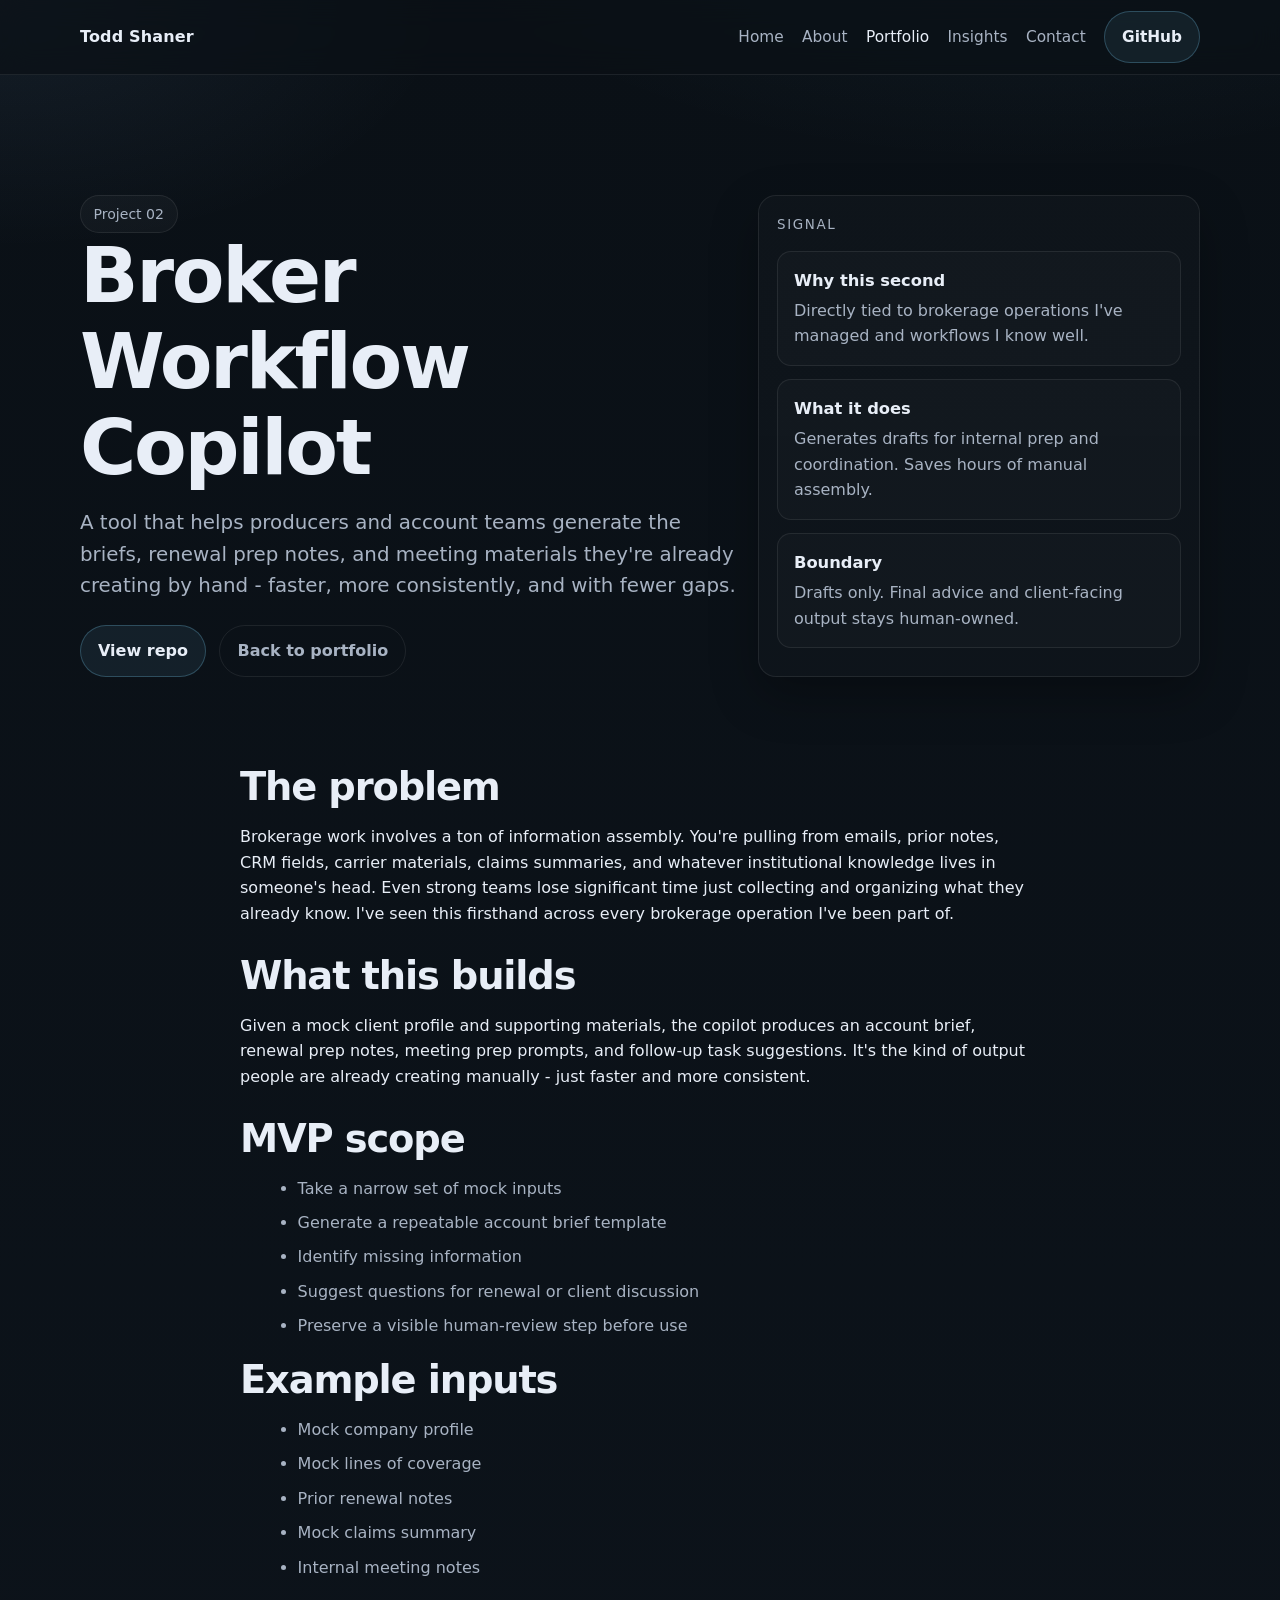
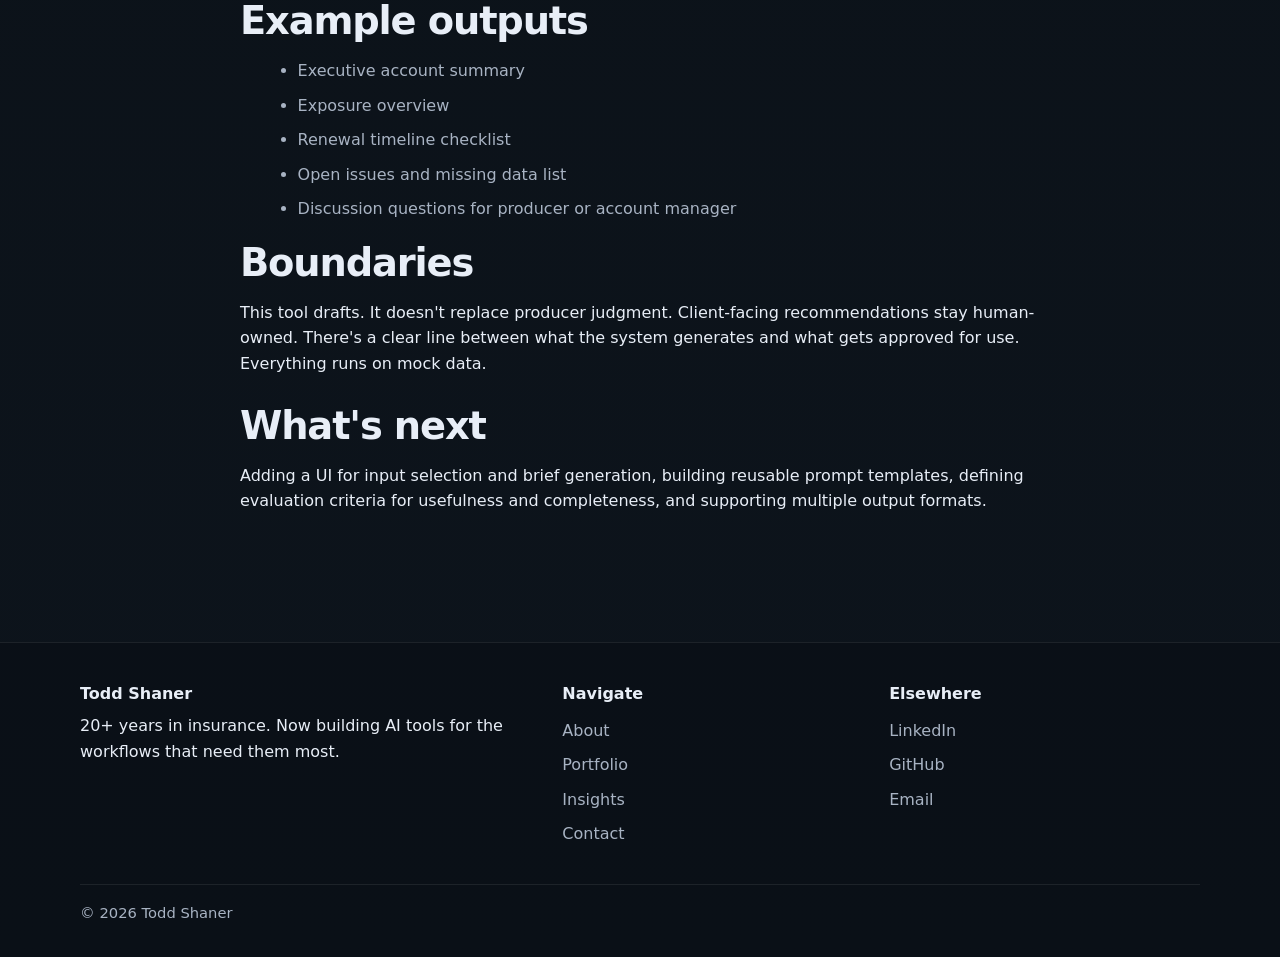
<file: projects/broker-workflow-copilot/index.html>
<!doctype html>
<html lang="en">
<head>
  <meta charset="utf-8">
  <meta name="viewport" content="width=device-width, initial-scale=1">
  <title>Broker Workflow Copilot | Todd Shaner</title>
  <meta name="description" content="AI-assisted brokerage workflow support.">
  <meta property="og:title" content="Broker Workflow Copilot | Todd Shaner">
  <meta property="og:description" content="AI-assisted brokerage workflow support.">
  <meta property="og:type" content="website">
  <meta property="og:site_name" content="Todd Shaner">
  <link rel="stylesheet" href="../../assets/styles.css">
  <script defer src="../../assets/config.js"></script>
  <script defer src="../../assets/main.js"></script>
</head>
<body>

    <header class="site-header">
      <div class="container header-inner">
        <a class="wordmark" href="../../index.html">Todd Shaner</a>
        <button class="nav-toggle" aria-expanded="false" aria-controls="site-nav" aria-label="Toggle navigation">
          <span></span><span></span><span></span>
        </button>
        <nav id="site-nav" class="site-nav">
          <a  href="../../index.html">Home</a>
          <a  href="../../about/">About</a>
          <a class="active" href="../../portfolio/">Portfolio</a>
          <a  href="../../insights/">Insights</a>
          <a  href="../../contact/">Contact</a>
          <a class="nav-cta github-link" href="#" target="_blank" rel="noopener">GitHub</a>
        </nav>
      </div>
    </header>
    
<main>
  <section class="hero">
    <div class="container split">
      <div>
        <div class="eyebrow">Project 02</div>
        <h1>Broker Workflow Copilot</h1>
        <p class="lead">A tool that helps producers and account teams generate the briefs, renewal prep notes, and meeting materials they're already creating by hand - faster, more consistently, and with fewer gaps.</p>
        <div class="hero-actions">
          <a class="button" data-repo="brokerWorkflowCopilot" href="#">View repo</a>
          <a class="button secondary" href="../../portfolio/">Back to portfolio</a>
        </div>
      </div>
      <aside class="panel tight">
        <div class="panel-title">Signal</div>
        <div class="metrics">
          <div class="metric"><strong>Why this second</strong><span class="muted">Directly tied to brokerage operations I've managed and workflows I know well.</span></div>
          <div class="metric"><strong>What it does</strong><span class="muted">Generates drafts for internal prep and coordination. Saves hours of manual assembly.</span></div>
          <div class="metric"><strong>Boundary</strong><span class="muted">Drafts only. Final advice and client-facing output stays human-owned.</span></div>
        </div>
      </aside>
    </div>
  </section>

  <section class="section">
    <div class="container article">
      <h2>The problem</h2>
      <p>Brokerage work involves a ton of information assembly. You're pulling from emails, prior notes, CRM fields, carrier materials, claims summaries, and whatever institutional knowledge lives in someone's head. Even strong teams lose significant time just collecting and organizing what they already know. I've seen this firsthand across every brokerage operation I've been part of.</p>

      <h2>What this builds</h2>
      <p>Given a mock client profile and supporting materials, the copilot produces an account brief, renewal prep notes, meeting prep prompts, and follow-up task suggestions. It's the kind of output people are already creating manually - just faster and more consistent.</p>

      <h2>MVP scope</h2>
      <ul>
        <li>Take a narrow set of mock inputs</li>
        <li>Generate a repeatable account brief template</li>
        <li>Identify missing information</li>
        <li>Suggest questions for renewal or client discussion</li>
        <li>Preserve a visible human-review step before use</li>
      </ul>

      <h2>Example inputs</h2>
      <ul>
        <li>Mock company profile</li>
        <li>Mock lines of coverage</li>
        <li>Prior renewal notes</li>
        <li>Mock claims summary</li>
        <li>Internal meeting notes</li>
      </ul>

      <h2>Example outputs</h2>
      <ul>
        <li>Executive account summary</li>
        <li>Exposure overview</li>
        <li>Renewal timeline checklist</li>
        <li>Open issues and missing data list</li>
        <li>Discussion questions for producer or account manager</li>
      </ul>

      <h2>Boundaries</h2>
      <p>This tool drafts. It doesn't replace producer judgment. Client-facing recommendations stay human-owned. There's a clear line between what the system generates and what gets approved for use. Everything runs on mock data.</p>

      <h2>What's next</h2>
      <p>Adding a UI for input selection and brief generation, building reusable prompt templates, defining evaluation criteria for usefulness and completeness, and supporting multiple output formats.</p>
    </div>
  </section>
</main>

    <footer class="site-footer">
      <div class="container footer-grid">
        <div>
          <div class="footer-brand">Todd Shaner</div>
          <p>20+ years in insurance. Now building AI tools for the workflows that need them most.</p>
        </div>
        <div>
          <div class="footer-heading">Navigate</div>
          <ul class="footer-links">
            <li><a href="../../about/">About</a></li>
            <li><a href="../../portfolio/">Portfolio</a></li>
            <li><a href="../../insights/">Insights</a></li>
            <li><a href="../../contact/">Contact</a></li>
          </ul>
        </div>
        <div>
          <div class="footer-heading">Elsewhere</div>
          <ul class="footer-links">
            <li><a class="linkedin-link" href="#">LinkedIn</a></li>
            <li><a class="github-link" href="#">GitHub</a></li>
            <li><a class="email-link" href="#">Email</a></li>
          </ul>
        </div>
      </div>
      <div class="container footer-bottom">
        <span>© <span id="year"></span> Todd Shaner</span>
        
      </div>
    </footer>
    
</body>
</html>
</file>
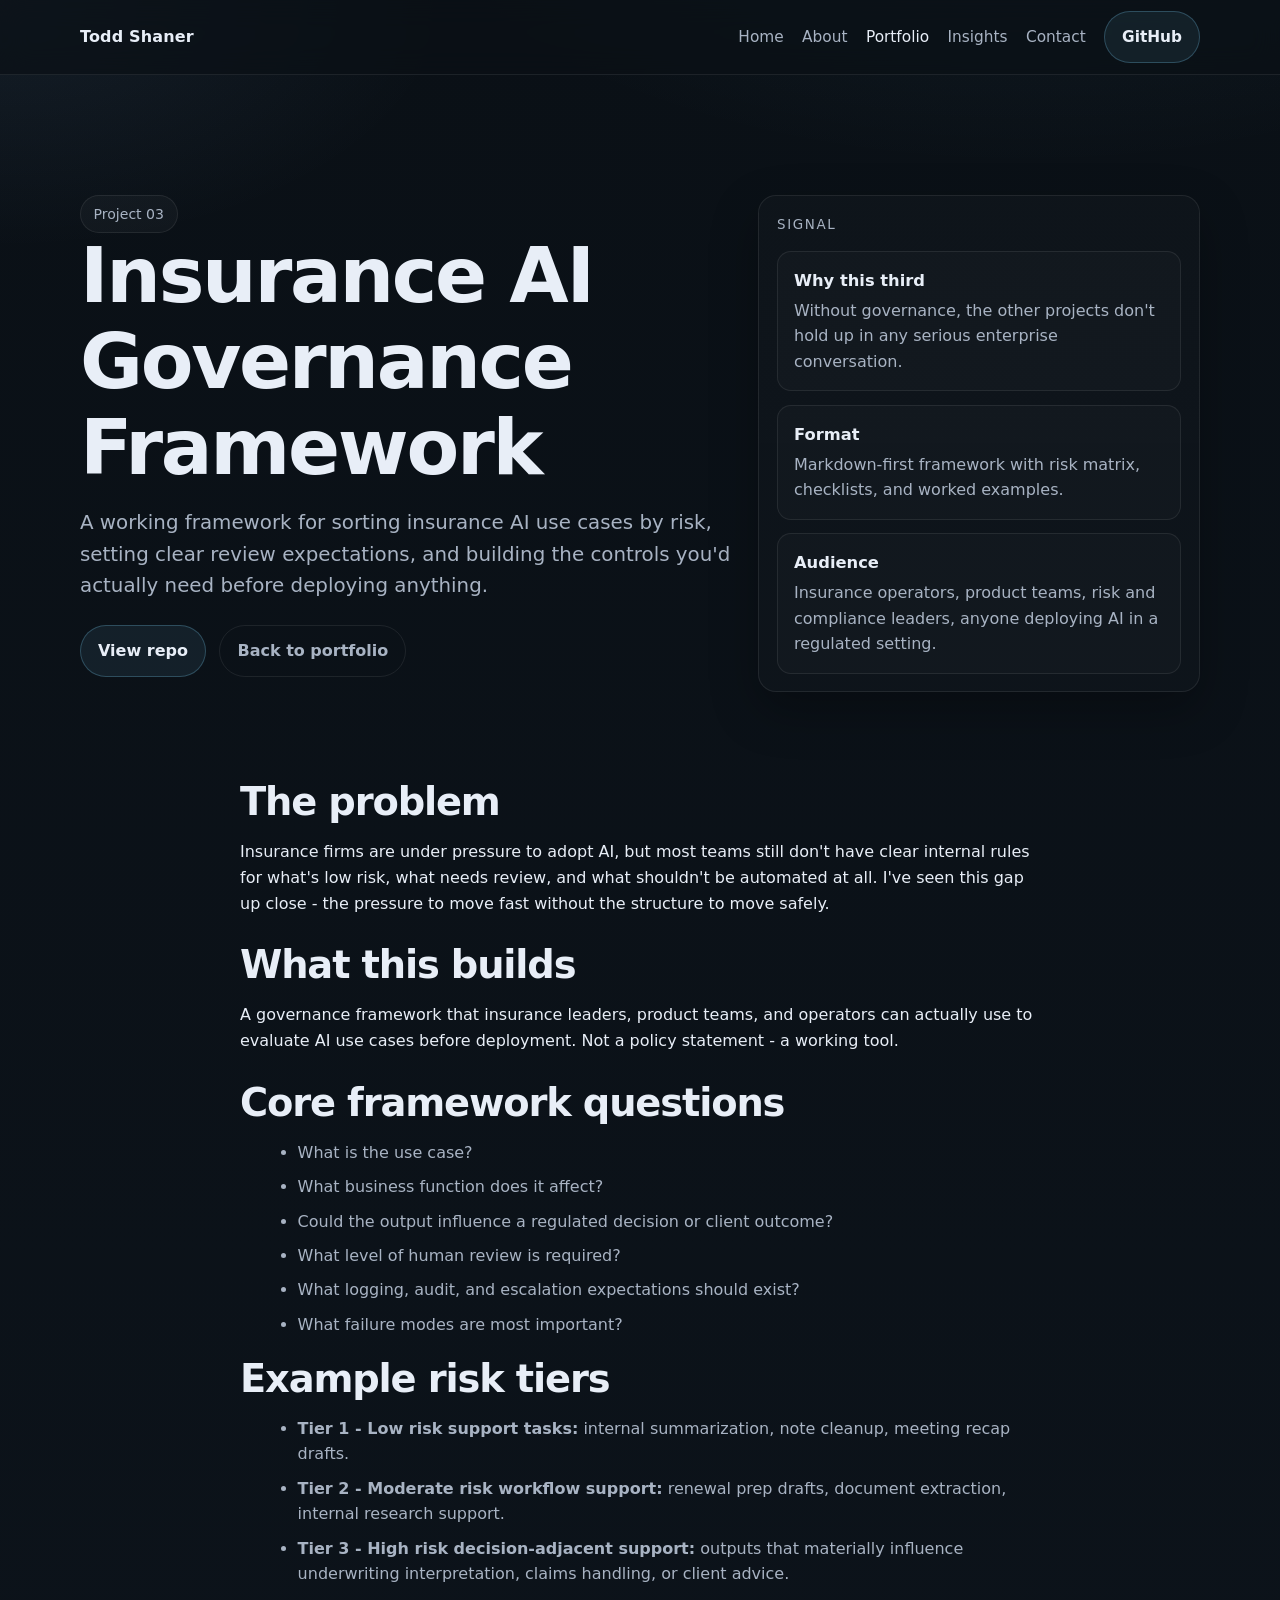
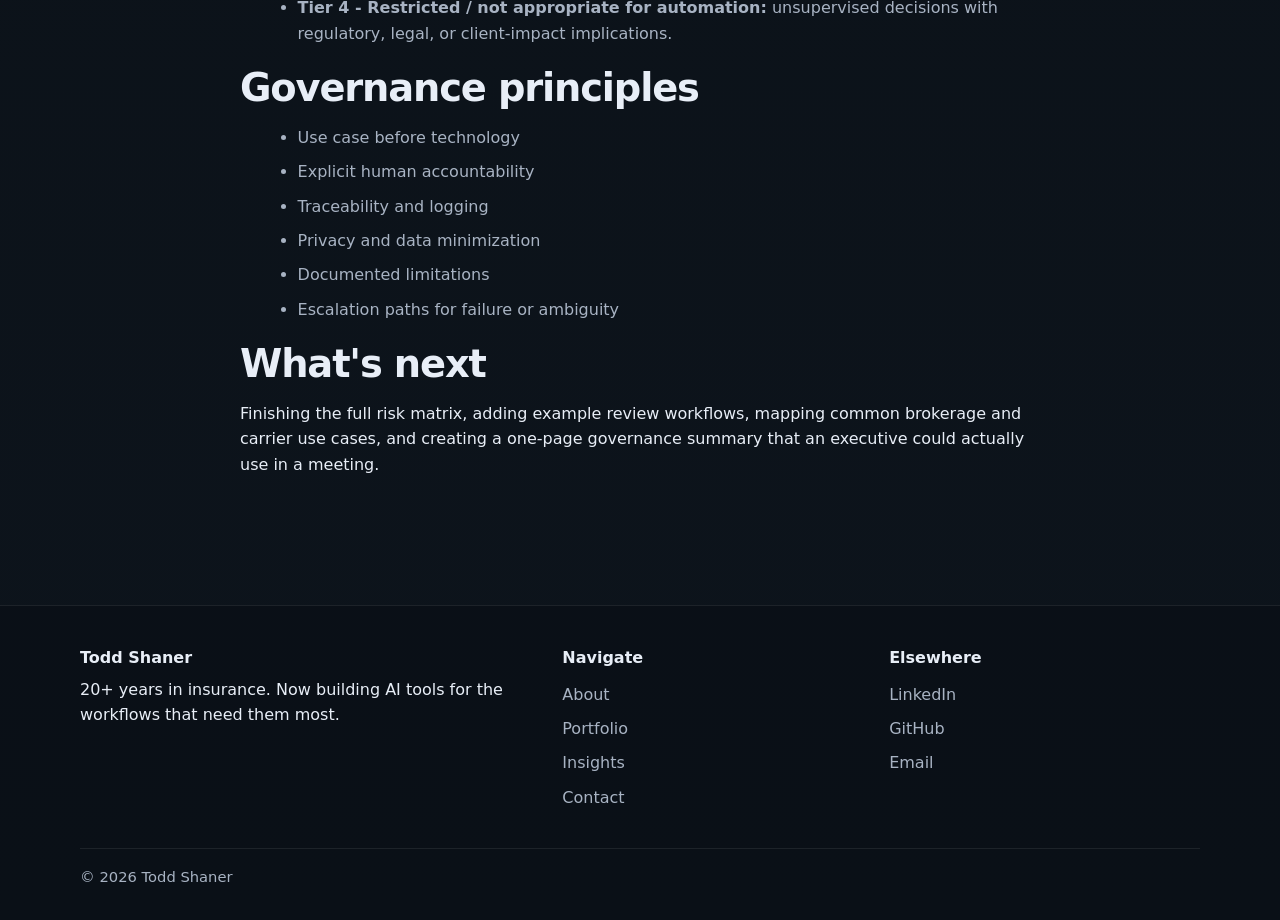
<file: projects/insurance-ai-governance-framework/index.html>
<!doctype html>
<html lang="en">
<head>
  <meta charset="utf-8">
  <meta name="viewport" content="width=device-width, initial-scale=1">
  <title>Insurance AI Governance Framework | Todd Shaner</title>
  <meta name="description" content="Framework for insurance AI risk tiers and controls.">
  <meta property="og:title" content="Insurance AI Governance Framework | Todd Shaner">
  <meta property="og:description" content="Framework for insurance AI risk tiers and controls.">
  <meta property="og:type" content="website">
  <meta property="og:site_name" content="Todd Shaner">
  <link rel="stylesheet" href="../../assets/styles.css">
  <script defer src="../../assets/config.js"></script>
  <script defer src="../../assets/main.js"></script>
</head>
<body>

    <header class="site-header">
      <div class="container header-inner">
        <a class="wordmark" href="../../index.html">Todd Shaner</a>
        <button class="nav-toggle" aria-expanded="false" aria-controls="site-nav" aria-label="Toggle navigation">
          <span></span><span></span><span></span>
        </button>
        <nav id="site-nav" class="site-nav">
          <a  href="../../index.html">Home</a>
          <a  href="../../about/">About</a>
          <a class="active" href="../../portfolio/">Portfolio</a>
          <a  href="../../insights/">Insights</a>
          <a  href="../../contact/">Contact</a>
          <a class="nav-cta github-link" href="#" target="_blank" rel="noopener">GitHub</a>
        </nav>
      </div>
    </header>
    
<main>
  <section class="hero">
    <div class="container split">
      <div>
        <div class="eyebrow">Project 03</div>
        <h1>Insurance AI Governance Framework</h1>
        <p class="lead">A working framework for sorting insurance AI use cases by risk, setting clear review expectations, and building the controls you'd actually need before deploying anything.</p>
        <div class="hero-actions">
          <a class="button" data-repo="governanceFramework" href="#">View repo</a>
          <a class="button secondary" href="../../portfolio/">Back to portfolio</a>
        </div>
      </div>
      <aside class="panel tight">
        <div class="panel-title">Signal</div>
        <div class="metrics">
          <div class="metric"><strong>Why this third</strong><span class="muted">Without governance, the other projects don't hold up in any serious enterprise conversation.</span></div>
          <div class="metric"><strong>Format</strong><span class="muted">Markdown-first framework with risk matrix, checklists, and worked examples.</span></div>
          <div class="metric"><strong>Audience</strong><span class="muted">Insurance operators, product teams, risk and compliance leaders, anyone deploying AI in a regulated setting.</span></div>
        </div>
      </aside>
    </div>
  </section>

  <section class="section">
    <div class="container article">
      <h2>The problem</h2>
      <p>Insurance firms are under pressure to adopt AI, but most teams still don't have clear internal rules for what's low risk, what needs review, and what shouldn't be automated at all. I've seen this gap up close - the pressure to move fast without the structure to move safely.</p>

      <h2>What this builds</h2>
      <p>A governance framework that insurance leaders, product teams, and operators can actually use to evaluate AI use cases before deployment. Not a policy statement - a working tool.</p>

      <h2>Core framework questions</h2>
      <ul>
        <li>What is the use case?</li>
        <li>What business function does it affect?</li>
        <li>Could the output influence a regulated decision or client outcome?</li>
        <li>What level of human review is required?</li>
        <li>What logging, audit, and escalation expectations should exist?</li>
        <li>What failure modes are most important?</li>
      </ul>

      <h2>Example risk tiers</h2>
      <ul>
        <li><strong>Tier 1 - Low risk support tasks:</strong> internal summarization, note cleanup, meeting recap drafts.</li>
        <li><strong>Tier 2 - Moderate risk workflow support:</strong> renewal prep drafts, document extraction, internal research support.</li>
        <li><strong>Tier 3 - High risk decision-adjacent support:</strong> outputs that materially influence underwriting interpretation, claims handling, or client advice.</li>
        <li><strong>Tier 4 - Restricted / not appropriate for automation:</strong> unsupervised decisions with regulatory, legal, or client-impact implications.</li>
      </ul>

      <h2>Governance principles</h2>
      <ul>
        <li>Use case before technology</li>
        <li>Explicit human accountability</li>
        <li>Traceability and logging</li>
        <li>Privacy and data minimization</li>
        <li>Documented limitations</li>
        <li>Escalation paths for failure or ambiguity</li>
      </ul>

      <h2>What's next</h2>
      <p>Finishing the full risk matrix, adding example review workflows, mapping common brokerage and carrier use cases, and creating a one-page governance summary that an executive could actually use in a meeting.</p>
    </div>
  </section>
</main>

    <footer class="site-footer">
      <div class="container footer-grid">
        <div>
          <div class="footer-brand">Todd Shaner</div>
          <p>20+ years in insurance. Now building AI tools for the workflows that need them most.</p>
        </div>
        <div>
          <div class="footer-heading">Navigate</div>
          <ul class="footer-links">
            <li><a href="../../about/">About</a></li>
            <li><a href="../../portfolio/">Portfolio</a></li>
            <li><a href="../../insights/">Insights</a></li>
            <li><a href="../../contact/">Contact</a></li>
          </ul>
        </div>
        <div>
          <div class="footer-heading">Elsewhere</div>
          <ul class="footer-links">
            <li><a class="linkedin-link" href="#">LinkedIn</a></li>
            <li><a class="github-link" href="#">GitHub</a></li>
            <li><a class="email-link" href="#">Email</a></li>
          </ul>
        </div>
      </div>
      <div class="container footer-bottom">
        <span>© <span id="year"></span> Todd Shaner</span>
        
      </div>
    </footer>
    
</body>
</html>
</file>
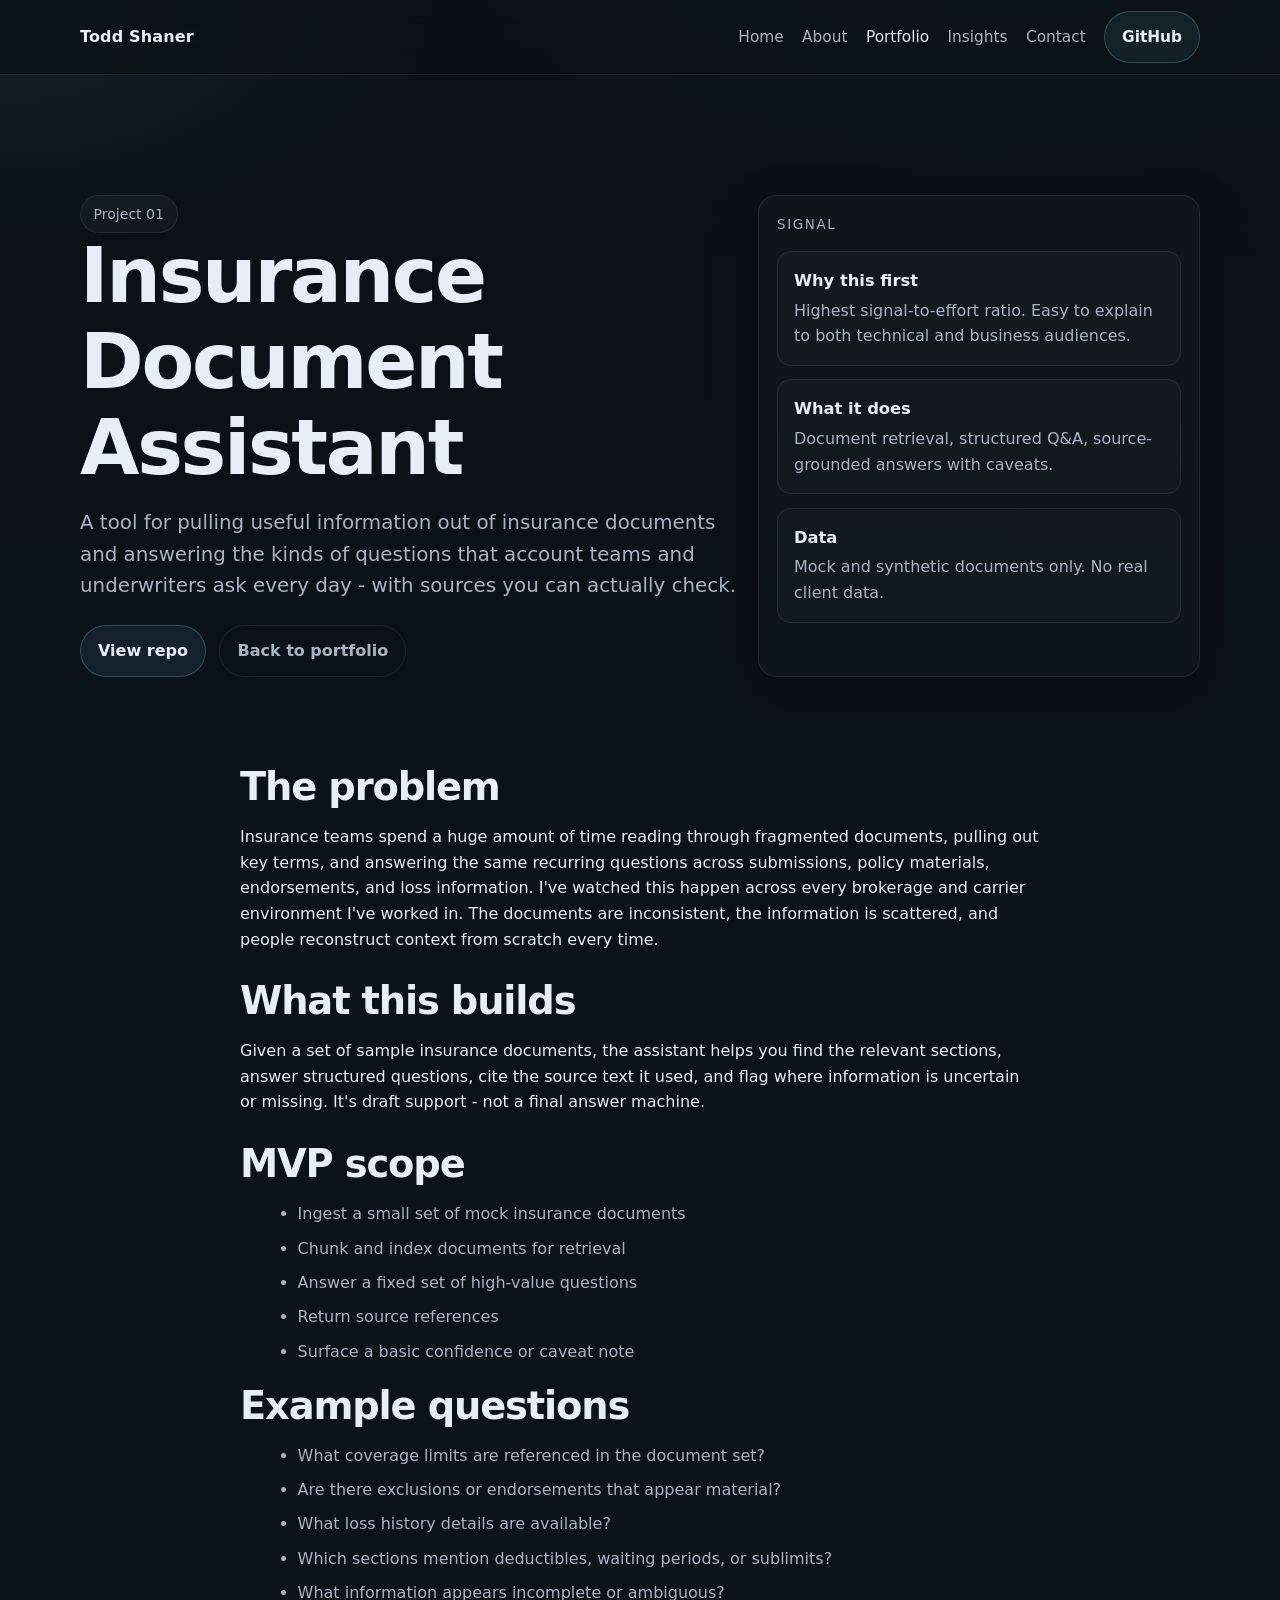
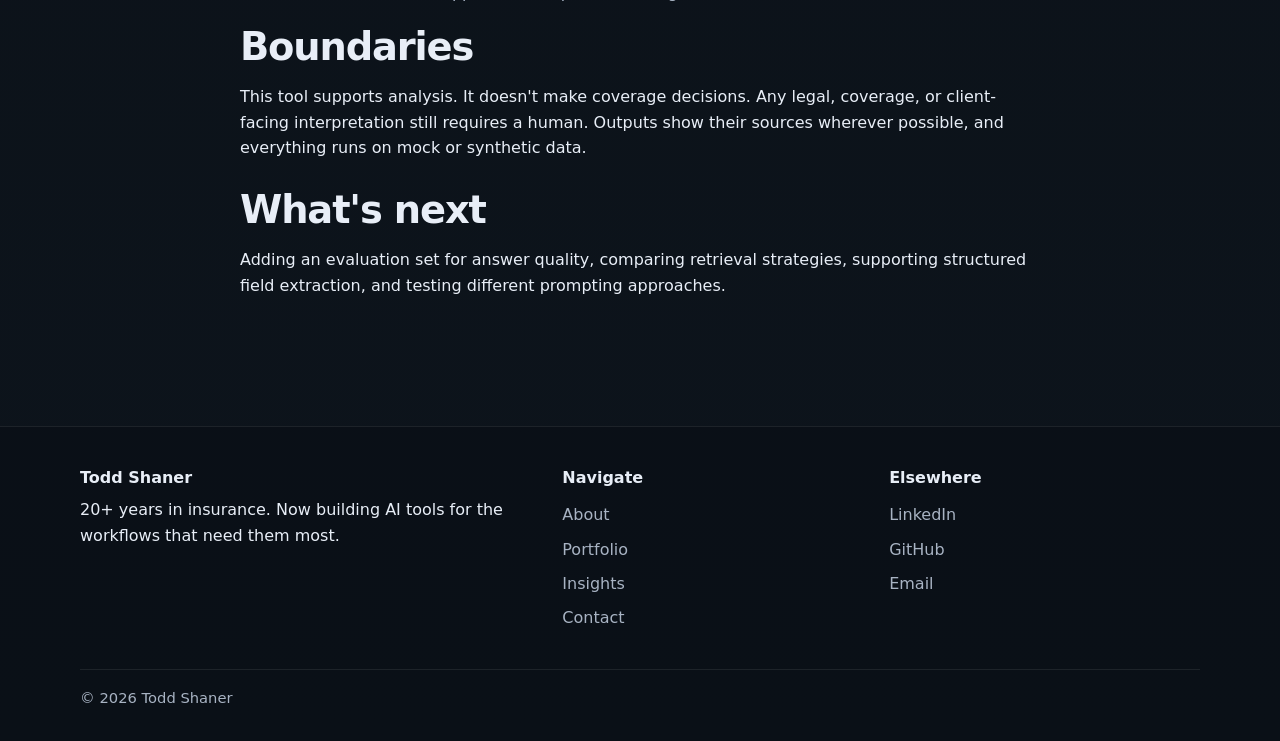
<file: projects/insurance-document-assistant/index.html>
<!doctype html>
<html lang="en">
<head>
  <meta charset="utf-8">
  <meta name="viewport" content="width=device-width, initial-scale=1">
  <title>Insurance Document Assistant | Todd Shaner</title>
  <meta name="description" content="AI-assisted review of insurance documents.">
  <meta property="og:title" content="Insurance Document Assistant | Todd Shaner">
  <meta property="og:description" content="AI-assisted review of insurance documents.">
  <meta property="og:type" content="website">
  <meta property="og:site_name" content="Todd Shaner">
  <link rel="stylesheet" href="../../assets/styles.css">
  <script defer src="../../assets/config.js"></script>
  <script defer src="../../assets/main.js"></script>
</head>
<body>

    <header class="site-header">
      <div class="container header-inner">
        <a class="wordmark" href="../../index.html">Todd Shaner</a>
        <button class="nav-toggle" aria-expanded="false" aria-controls="site-nav" aria-label="Toggle navigation">
          <span></span><span></span><span></span>
        </button>
        <nav id="site-nav" class="site-nav">
          <a  href="../../index.html">Home</a>
          <a  href="../../about/">About</a>
          <a class="active" href="../../portfolio/">Portfolio</a>
          <a  href="../../insights/">Insights</a>
          <a  href="../../contact/">Contact</a>
          <a class="nav-cta github-link" href="#" target="_blank" rel="noopener">GitHub</a>
        </nav>
      </div>
    </header>
    
<main>
  <section class="hero">
    <div class="container split">
      <div>
        <div class="eyebrow">Project 01</div>
        <h1>Insurance Document Assistant</h1>
        <p class="lead">A tool for pulling useful information out of insurance documents and answering the kinds of questions that account teams and underwriters ask every day - with sources you can actually check.</p>
        <div class="hero-actions">
          <a class="button" data-repo="documentAssistant" href="#">View repo</a>
          <a class="button secondary" href="../../portfolio/">Back to portfolio</a>
        </div>
      </div>
      <aside class="panel tight">
        <div class="panel-title">Signal</div>
        <div class="metrics">
          <div class="metric"><strong>Why this first</strong><span class="muted">Highest signal-to-effort ratio. Easy to explain to both technical and business audiences.</span></div>
          <div class="metric"><strong>What it does</strong><span class="muted">Document retrieval, structured Q&A, source-grounded answers with caveats.</span></div>
          <div class="metric"><strong>Data</strong><span class="muted">Mock and synthetic documents only. No real client data.</span></div>
        </div>
      </aside>
    </div>
  </section>

  <section class="section">
    <div class="container article">
      <h2>The problem</h2>
      <p>Insurance teams spend a huge amount of time reading through fragmented documents, pulling out key terms, and answering the same recurring questions across submissions, policy materials, endorsements, and loss information. I've watched this happen across every brokerage and carrier environment I've worked in. The documents are inconsistent, the information is scattered, and people reconstruct context from scratch every time.</p>

      <h2>What this builds</h2>
      <p>Given a set of sample insurance documents, the assistant helps you find the relevant sections, answer structured questions, cite the source text it used, and flag where information is uncertain or missing. It's draft support - not a final answer machine.</p>

      <h2>MVP scope</h2>
      <ul>
        <li>Ingest a small set of mock insurance documents</li>
        <li>Chunk and index documents for retrieval</li>
        <li>Answer a fixed set of high-value questions</li>
        <li>Return source references</li>
        <li>Surface a basic confidence or caveat note</li>
      </ul>

      <h2>Example questions</h2>
      <ul>
        <li>What coverage limits are referenced in the document set?</li>
        <li>Are there exclusions or endorsements that appear material?</li>
        <li>What loss history details are available?</li>
        <li>Which sections mention deductibles, waiting periods, or sublimits?</li>
        <li>What information appears incomplete or ambiguous?</li>
      </ul>

      <h2>Boundaries</h2>
      <p>This tool supports analysis. It doesn't make coverage decisions. Any legal, coverage, or client-facing interpretation still requires a human. Outputs show their sources wherever possible, and everything runs on mock or synthetic data.</p>

      <h2>What's next</h2>
      <p>Adding an evaluation set for answer quality, comparing retrieval strategies, supporting structured field extraction, and testing different prompting approaches.</p>
    </div>
  </section>
</main>

    <footer class="site-footer">
      <div class="container footer-grid">
        <div>
          <div class="footer-brand">Todd Shaner</div>
          <p>20+ years in insurance. Now building AI tools for the workflows that need them most.</p>
        </div>
        <div>
          <div class="footer-heading">Navigate</div>
          <ul class="footer-links">
            <li><a href="../../about/">About</a></li>
            <li><a href="../../portfolio/">Portfolio</a></li>
            <li><a href="../../insights/">Insights</a></li>
            <li><a href="../../contact/">Contact</a></li>
          </ul>
        </div>
        <div>
          <div class="footer-heading">Elsewhere</div>
          <ul class="footer-links">
            <li><a class="linkedin-link" href="#">LinkedIn</a></li>
            <li><a class="github-link" href="#">GitHub</a></li>
            <li><a class="email-link" href="#">Email</a></li>
          </ul>
        </div>
      </div>
      <div class="container footer-bottom">
        <span>© <span id="year"></span> Todd Shaner</span>
        
      </div>
    </footer>
    
</body>
</html>
</file>
<file: assets/styles.css>
:root{
  --bg:#0c1117;
  --bg-soft:#111924;
  --card:#151f2c;
  --card-alt:#0f1722;
  --line:rgba(255,255,255,.08);
  --text:#e8eef7;
  --muted:#a8b3c3;
  --accent:#7dd3fc;
  --accent-2:#93c5fd;
  --success:#8de1b7;
  --warning:#f2d28b;
  --max:1120px;
  --radius:18px;
  --shadow:0 18px 48px rgba(0,0,0,.28);
}

*{box-sizing:border-box}
html{scroll-behavior:smooth}
body{
  margin:0;
  font-family:Inter, ui-sans-serif, system-ui, -apple-system, BlinkMacSystemFont, "Segoe UI", sans-serif;
  color:var(--text);
  background:
    radial-gradient(1200px 700px at 80% -10%, rgba(125,211,252,.09), transparent 60%),
    radial-gradient(900px 500px at 0% 0%, rgba(147,197,253,.08), transparent 50%),
    linear-gradient(180deg, #0a1016 0%, #0d141c 100%);
  line-height:1.6;
}

a{color:inherit;text-decoration:none}
img{max-width:100%;display:block}
code{
  background:rgba(255,255,255,.06);
  padding:.15rem .4rem;
  border-radius:8px;
  font-size:.92em;
}

.container{
  width:min(calc(100% - 2rem), var(--max));
  margin-inline:auto;
}

.site-header{
  position:sticky;
  top:0;
  z-index:50;
  backdrop-filter: blur(14px);
  background:rgba(10,16,22,.7);
  border-bottom:1px solid var(--line);
}

.header-inner{
  display:flex;
  align-items:center;
  justify-content:space-between;
  min-height:74px;
  gap:1rem;
}

.wordmark{
  font-weight:700;
  letter-spacing:.01em;
}

.site-nav{
  display:flex;
  align-items:center;
  gap:1.15rem;
}

.site-nav a{
  color:var(--muted);
  font-size:.96rem;
}

.site-nav a:hover,
.site-nav a.active{
  color:var(--text);
}

.nav-cta,
.button{
  display:inline-flex;
  align-items:center;
  justify-content:center;
  gap:.5rem;
  border:1px solid rgba(125,211,252,.25);
  background:rgba(125,211,252,.08);
  color:var(--text) !important;
  padding:.78rem 1.06rem;
  border-radius:999px;
  font-weight:600;
  transition:transform .18s ease, background .18s ease, border-color .18s ease;
}

.button:hover,
.nav-cta:hover{
  transform:translateY(-1px);
  background:rgba(125,211,252,.14);
  border-color:rgba(125,211,252,.4);
}

.button.secondary{
  background:transparent;
  border-color:var(--line);
  color:var(--muted) !important;
}

.button.secondary:hover{
  color:var(--text) !important;
  border-color:rgba(255,255,255,.16);
}

.button.ghost{
  background:transparent;
  border:none;
  padding:0;
  color:var(--accent) !important;
  border-radius:0;
}

.nav-toggle{
  display:none;
  width:46px;
  height:46px;
  border:1px solid var(--line);
  border-radius:12px;
  background:transparent;
  padding:0;
}
.nav-toggle span{
  display:block;
  width:18px;
  height:2px;
  background:var(--text);
  margin:4px auto;
  border-radius:999px;
}

main{
  padding:3rem 0 5rem;
}

.hero{
  padding:4.5rem 0 3.5rem;
}

.eyebrow{
  display:inline-flex;
  align-items:center;
  gap:.5rem;
  padding:.42rem .78rem;
  border:1px solid var(--line);
  border-radius:999px;
  background:rgba(255,255,255,.03);
  color:var(--muted);
  font-size:.88rem;
}

.hero-grid{
  display:grid;
  grid-template-columns:1.35fr .85fr;
  gap:2rem;
  align-items:end;
}

h1, h2, h3{
  line-height:1.12;
  margin:0 0 1rem;
  letter-spacing:-.03em;
}
h1{font-size:clamp(2.4rem,6vw,4.9rem)}
h2{font-size:clamp(1.7rem,3vw,2.6rem)}
h3{font-size:1.2rem}

.lead{
  font-size:clamp(1.06rem,2vw,1.24rem);
  color:var(--muted);
  max-width:42rem;
}

.hero-actions{
  display:flex;
  flex-wrap:wrap;
  gap:.85rem;
  margin-top:1.4rem;
}

.panel,
.card,
.article-card,
.stat,
.project-meta{
  background:linear-gradient(180deg, rgba(255,255,255,.02), rgba(255,255,255,.015));
  border:1px solid var(--line);
  border-radius:var(--radius);
  box-shadow:var(--shadow);
}

.panel{
  padding:1.1rem;
}

.panel-title{
  font-size:.84rem;
  text-transform:uppercase;
  letter-spacing:.12em;
  color:var(--muted);
  margin-bottom:1rem;
}

.metrics{
  display:grid;
  gap:.85rem;
}
.metric{
  padding:1rem;
  border:1px solid var(--line);
  border-radius:14px;
  background:rgba(255,255,255,.02);
}
.metric strong{
  display:block;
  font-size:1.02rem;
  margin-bottom:.22rem;
}

.section{
  padding:2rem 0;
}

.section-header{
  display:flex;
  align-items:end;
  justify-content:space-between;
  gap:1rem;
  margin-bottom:1.4rem;
}
.section-header p{
  margin:0;
  max-width:42rem;
  color:var(--muted);
}

.grid{
  display:grid;
  gap:1rem;
}
.grid.three{grid-template-columns:repeat(3, minmax(0,1fr))}
.grid.two{grid-template-columns:repeat(2, minmax(0,1fr))}
.grid.four{grid-template-columns:repeat(4, minmax(0,1fr))}

.card,
.article-card,
.stat{
  padding:1.3rem;
}

.kicker{
  color:var(--accent);
  font-weight:600;
  margin-bottom:.5rem;
}

p{
  margin:0 0 1rem;
}

.card p,
.article-card p,
.stat p,
.body-copy p,
.list-panel p{
  color:var(--muted);
}

.badge-row{
  display:flex;
  flex-wrap:wrap;
  gap:.6rem;
  margin-bottom:.9rem;
}

.badge{
  display:inline-flex;
  align-items:center;
  gap:.38rem;
  border:1px solid var(--line);
  border-radius:999px;
  padding:.38rem .7rem;
  font-size:.83rem;
  color:var(--muted);
  background:rgba(255,255,255,.03);
}
.badge.accent{border-color:rgba(125,211,252,.22); color:var(--accent)}
.badge.success{border-color:rgba(141,225,183,.24); color:var(--success)}
.badge.warning{border-color:rgba(242,210,139,.24); color:var(--warning)}

.list-panel{
  padding:1.3rem;
}
.clean-list{
  list-style:none;
  padding:0;
  margin:0;
}
.clean-list li{
  padding:.7rem 0;
  border-top:1px solid var(--line);
}
.clean-list li:first-child{border-top:none}

.split{
  display:grid;
  grid-template-columns:1.2fr .8fr;
  gap:1rem;
}

.quote{
  padding:1.35rem;
  border-left:4px solid var(--accent);
  background:rgba(125,211,252,.08);
  border-radius:0 var(--radius) var(--radius) 0;
  color:var(--text);
}

.article-list{
  display:grid;
  gap:1rem;
}
.article-meta{
  display:flex;
  flex-wrap:wrap;
  gap:.65rem;
  color:var(--muted);
  font-size:.92rem;
  margin-bottom:.85rem;
}

.cta-band{
  margin-top:2rem;
  padding:1.6rem;
  display:grid;
  gap:1rem;
  align-items:center;
  grid-template-columns:1.2fr auto;
}

.callout{
  padding:1.2rem 1.3rem;
  border:1px solid rgba(125,211,252,.18);
  background:rgba(125,211,252,.07);
  border-radius:var(--radius);
}

.article{
  max-width:800px;
}
.article p + h2,
.article p + h3{
  margin-top:1.7rem;
}
.article ul{
  margin:0 0 1.2rem 1.1rem;
  color:var(--muted);
}
.article li{margin-bottom:.55rem}

.site-footer{
  border-top:1px solid var(--line);
  padding:2.4rem 0 2rem;
  background:rgba(7,11,15,.35);
}
.footer-grid{
  display:grid;
  grid-template-columns:1.2fr .8fr .8fr;
  gap:1rem;
}
.footer-brand{
  font-weight:700;
  margin-bottom:.4rem;
}
.footer-heading{
  color:var(--text);
  font-weight:600;
  margin-bottom:.7rem;
}
.footer-links{
  list-style:none;
  padding:0;
  margin:0;
}
.footer-links li{
  margin:.55rem 0;
}
.footer-links a{
  color:var(--muted);
}
.footer-links a:hover{
  color:var(--text);
}
.footer-bottom{
  display:flex;
  align-items:center;
  justify-content:space-between;
  gap:1rem;
  margin-top:1.8rem;
  padding-top:1rem;
  border-top:1px solid var(--line);
  color:var(--muted);
  font-size:.92rem;
}

.muted{color:var(--muted)}
.tight > *:last-child{margin-bottom:0}
.status-placeholder{
  opacity:.7;
}
.text-link{color:var(--accent)}
.spacer-top{margin-top:1rem}

@media (max-width: 980px){
  .hero-grid,
  .split,
  .cta-band,
  .footer-grid{
    grid-template-columns:1fr;
  }
  .grid.three,
  .grid.four,
  .grid.two{
    grid-template-columns:1fr;
  }
}

@media (max-width: 760px){
  .nav-toggle{display:block}
  .site-nav{
    position:absolute;
    top:74px;
    left:0;
    right:0;
    display:none;
    flex-direction:column;
    align-items:flex-start;
    gap:1rem;
    padding:1rem;
    background:rgba(10,16,22,.97);
    border-bottom:1px solid var(--line);
  }
  .site-nav.open{display:flex}
  .header-inner{position:relative}
  .hero{padding-top:3rem}
  .footer-bottom{
    flex-direction:column;
    align-items:flex-start;
  }
}
</file>
